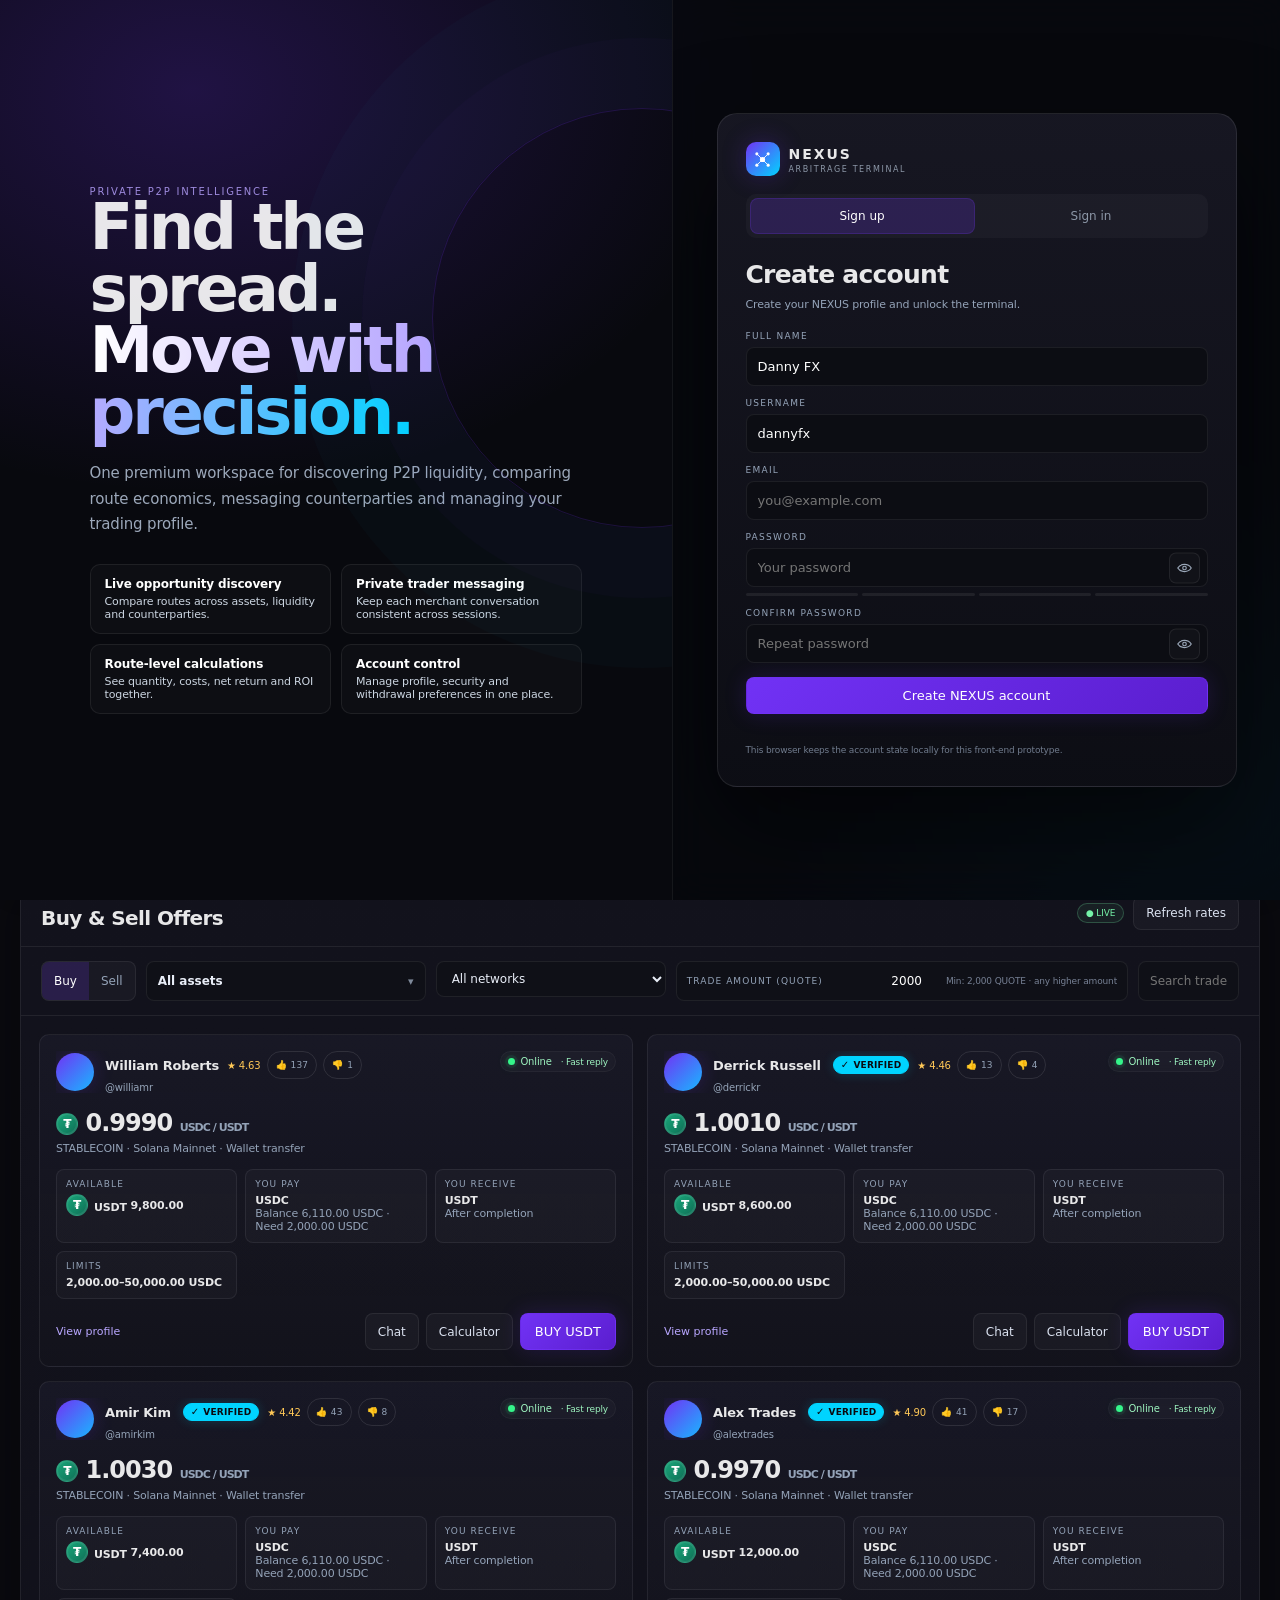
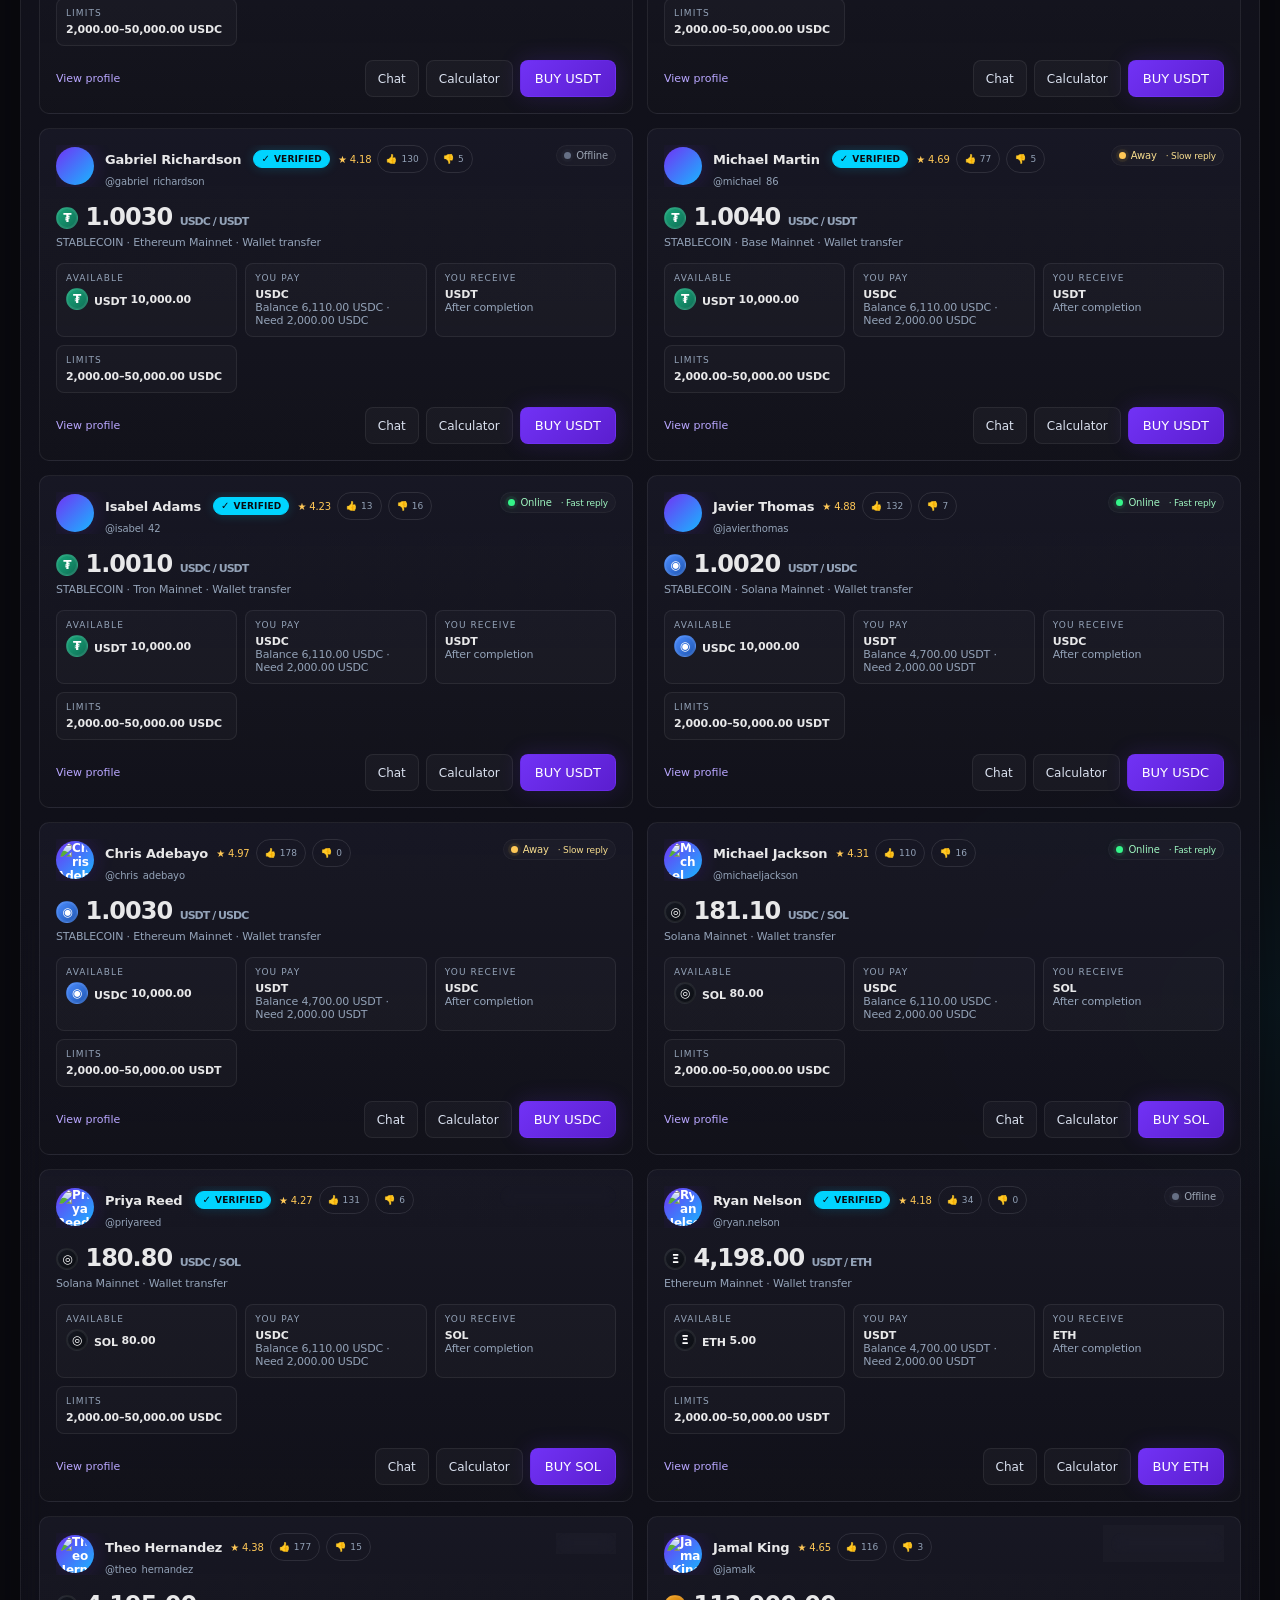
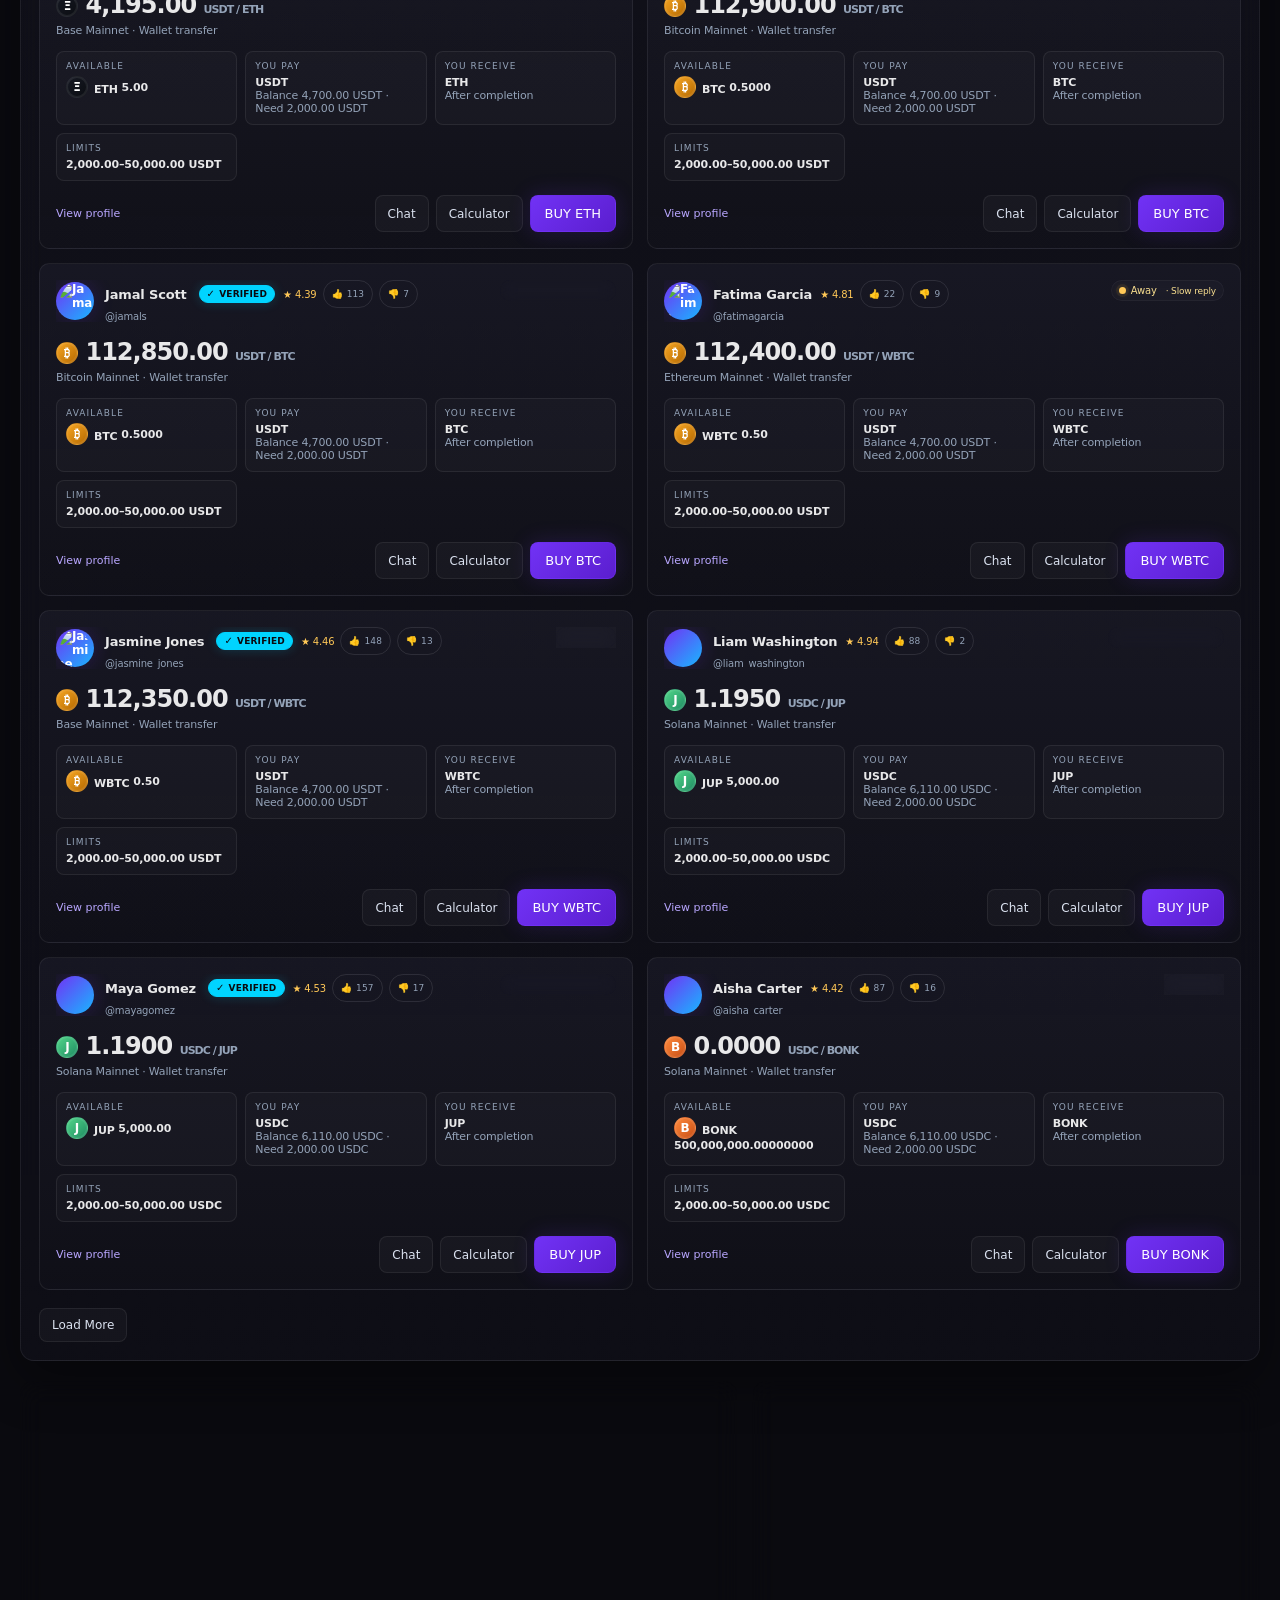
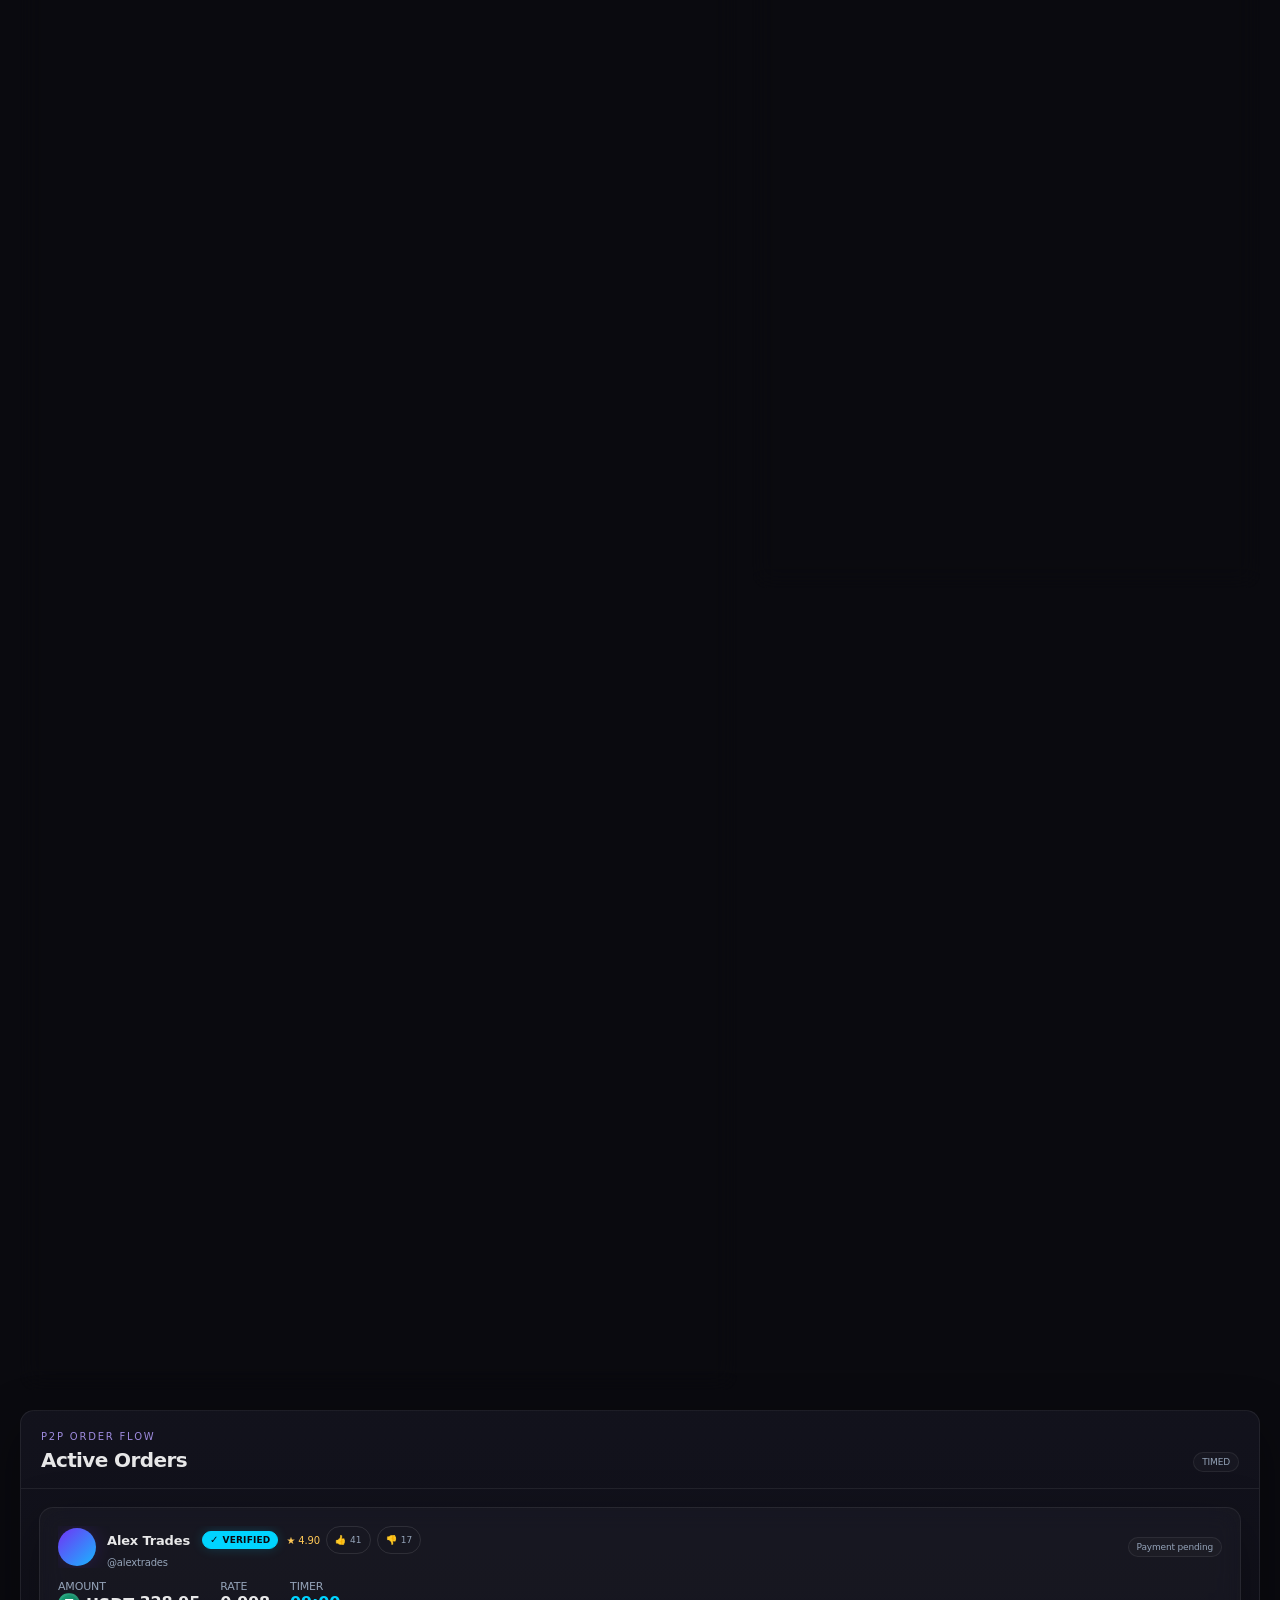
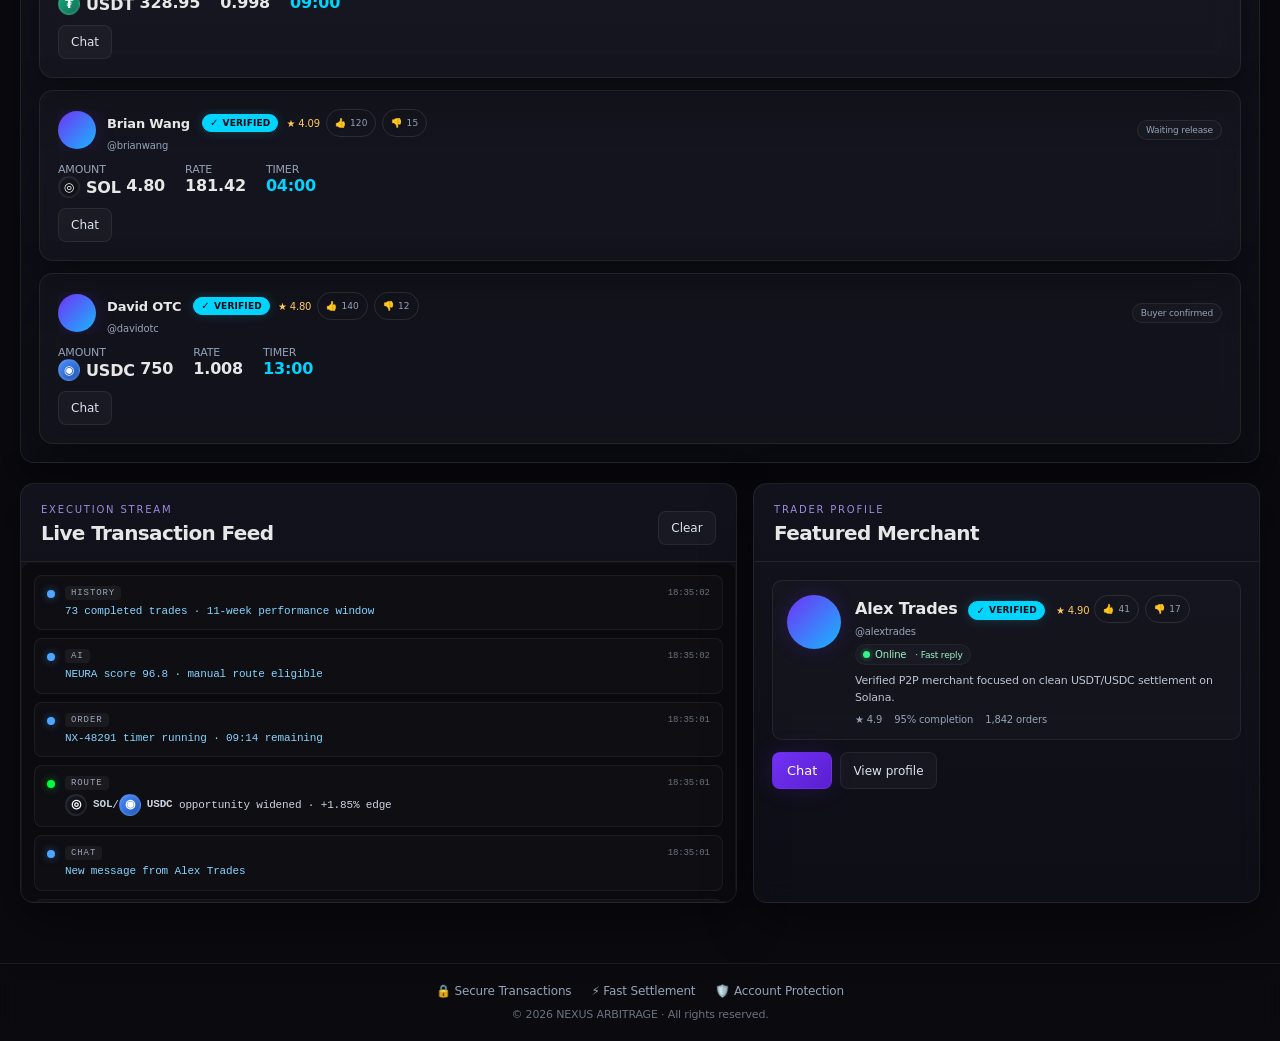
<file: index.html>
<!doctype html>
<html lang="en">
<head>
    <meta charset="utf-8">
    <meta name="viewport" content="width=device-width, initial-scale=1, viewport-fit=cover">
    <meta name="theme-color" content="#0a0a0f">
    <!-- PWA Manifest & Icons -->
    <link rel="manifest" href="./manifest.json">
    <link rel="apple-touch-icon" href="./assets/icons/icon-192x192.png">
    <meta name="description" content="NEXUS ARBITRAGE v3.1.0 — Premium P2P Arbitrage Terminal">
    <title>NEXUS ARBITRAGE v3.1.0 · NEURA P2P</title>
    <style>
        /* ── reset & base ── */
        * { box-sizing: border-box; margin: 0; padding: 0; }
        :root {
            --bg: #0a0a0f;
            --panel: #151520;
            --panel2: #1f1f2e;
            --purple: #7132f5;
            --purple2: #5b1ecf;
            --cyan: #00d4ff;
            --green: #00ff41;
            --red: #ff4d6d;
            --yellow: #ffc857;
            --text: rgba(255,255,255,.9);
            --muted: #94a3b8;
            --border: rgba(255,255,255,.07);
            --glass: rgba(255,255,255,.04);
            --shadow: 0 18px 50px rgba(0,0,0,.38);
            --radius: 14px;
            --radius-sm: 10px;
            --font: Inter, ui-sans-serif, system-ui, -apple-system, BlinkMacSystemFont, "Segoe UI", sans-serif;
            --mono: "JetBrains Mono", ui-monospace, SFMono-Regular, Menlo, monospace;
        }
        html { scroll-behavior: auto; }
        body {
            margin: 0; overflow-x: hidden;
            background:
                radial-gradient(800px 500px at 15% 0%, rgba(113,50,245,.14), transparent 60%),
                radial-gradient(700px 500px at 100% 35%, rgba(0,212,255,.06), transparent 60%),
                var(--bg);
            color: var(--text);
            font-family: var(--font);
            letter-spacing: -.01em;
            min-height: 100vh;
            display: flex;
            flex-direction: column;
        }
        main { flex: 1; }
        button, input, select { font: inherit; }
        button { cursor: pointer; border: none; background: none; color: inherit; }
        a { color: inherit; text-decoration: none; }

        * { scrollbar-width: thin; scrollbar-color: rgba(113,50,245,.45) rgba(255,255,255,.035); }
        *::-webkit-scrollbar { width: 8px; height: 8px; }
        *::-webkit-scrollbar-track { background: rgba(255,255,255,.025); }
        *::-webkit-scrollbar-thumb { background: linear-gradient(180deg, rgba(113,50,245,.55), rgba(0,212,255,.28)); border-radius: 999px; border: 2px solid transparent; background-clip: padding-box; }
        *::-webkit-scrollbar-thumb:hover { background: linear-gradient(180deg, rgba(113,50,245,.75), rgba(0,212,255,.45)); }

        .hidden { display: none !important; }
        .micro { font-size: 11px; color: var(--muted); }
        .kicker { font-size: 10px; letter-spacing: .18em; color: #9d8add; }
        .positive { color: #55f2a1; }
        .cyan { color: var(--cyan); }
        .tag { display: inline-flex; padding: 4px 8px; border-radius: 999px; font-size: 9px; border: 1px solid var(--border); color: var(--muted); background: rgba(255,255,255,.025); }
        .tag.live { color: #75f2a8; border-color: rgba(117,242,168,.24); background: rgba(117,242,168,.06); }
        .avatar { width: 38px; height: 38px; border-radius: 50%; display: grid; place-items: center; font-weight: 800; font-size: 12px; color: #fff; background: linear-gradient(135deg, #7132f5, #18b7ff); box-shadow: 0 0 20px rgba(113,50,245,.22); flex-shrink: 0; user-select: none; overflow: hidden; }
        .avatar img { width: 100%; height: 100%; object-fit: cover; border-radius: 50%; }
        .avatar.sm { width: 28px; height: 28px; font-size: 10px; }
        .avatar.lg { width: 54px; height: 54px; font-size: 18px; }

        .asset-mark {
            width: 26px; height: 26px; border-radius: 50%;
            display: inline-grid; place-items: center; flex: 0 0 auto;
            background: rgba(255,255,255,.055); border: 1px solid rgba(255,255,255,.09);
            font-size: 14px; font-weight: 800; overflow: hidden; vertical-align: middle;
        }
        .asset-mark.sm { width: 22px; height: 22px; font-size: 12px; }
        .asset-mark.lg { width: 34px; height: 34px; font-size: 17px; }
        .asset-mark img { width: 100%; height: 100%; object-fit: cover; display: block; }
        .asset-mark[data-asset] { color:#fff; box-shadow:inset 0 0 0 1px rgba(255,255,255,.08); }
        .asset-mark[data-asset=USDT] { background:linear-gradient(135deg,#19a77a,#0f6f56); }
        .asset-mark[data-asset=USDC] { background:linear-gradient(135deg,#4b8cff,#1f57b3); }
        .asset-mark[data-asset=SOL] { background:linear-gradient(135deg,#161923,#0b0d12); }
        .asset-mark[data-asset=BTC], .asset-mark[data-asset=WBTC] { background:linear-gradient(135deg,#f6a623,#b66a00); }
        .asset-mark[data-asset=ETH] { background:linear-gradient(135deg,#161923,#0b0d12); }
        .asset-mark[data-asset=JUP] { background:linear-gradient(135deg,#52d68a,#1f8c62); }
        .asset-mark[data-asset=BONK] { background:linear-gradient(135deg,#ff8a3d,#c84f15); }
        .asset-inline { display: inline-flex; align-items: center; gap: 6px; min-width: 0; }
        .asset-inline strong { display: inline-block; }
        .asset-source { font-size: 9px; color: #667085; margin-top: 8px; }

        .asset-filter{position:relative;min-width:220px;flex:0 1 280px}.asset-filter-trigger{width:100%;display:flex;align-items:center;justify-content:space-between;gap:10px;background:#0f1017;border:1px solid var(--border);color:#e8edf7;padding:9px 11px;border-radius:8px;font-size:12px;text-align:left}.asset-filter-trigger:hover{border-color:rgba(113,50,245,.38);background:#13141d}.asset-filter-menu{position:absolute;left:0;right:0;top:calc(100% + 7px);z-index:70;background:#151520;border:1px solid rgba(255,255,255,.08);border-radius:12px;box-shadow:0 24px 70px rgba(0,0,0,.55);padding:7px;max-height:min(430px,62vh);overflow:auto;overscroll-behavior:contain}.asset-filter-menu.hidden{display:none}.asset-filter-option{width:100%;display:flex;align-items:center;gap:9px;padding:9px 10px;border-radius:9px;color:#dbe2f0;text-align:left}.asset-filter-option:hover,.asset-filter-option.active{background:rgba(113,50,245,.12);color:#fff}.asset-filter-option .asset-inline{flex:1}.asset-filter-chevron{color:#7f8a9b;font-size:11px}.asset-filter-all{font-weight:800}.asset-filter-native{position:absolute!important;width:1px!important;height:1px!important;opacity:0!important;pointer-events:none!important}

        .brand-mark-svg { filter: drop-shadow(0 0 6px rgba(113,50,245,0.6)); flex-shrink: 0; }

        .topbar { position: sticky; top: 0; z-index: 50; height: 76px; padding: 0 28px; display: flex; align-items: center; gap: 22px; background: rgba(10,10,15,.86); backdrop-filter: blur(16px); -webkit-backdrop-filter: blur(16px); border-bottom: 1px solid var(--border); }
        .brand { display: flex; align-items: center; gap: 11px; min-width: 260px; }
        .brand-copy { display: flex; flex-direction: column; line-height: .9; }
        .brand-copy strong { font-size: 15px; letter-spacing: .13em; }
        .brand-copy small { font-size: 9px; letter-spacing: .28em; color: var(--muted); margin-top: 4px; }
        .version { padding: 5px 8px; border: 1px solid rgba(113,50,245,.35); background: rgba(113,50,245,.08); border-radius: 999px; color: #bfa8ff; font-size: 11px; white-space: nowrap; }
        .nav { display: flex; align-items: center; gap: 6px; flex: 1; justify-content: center; }
        .nav a { padding: 10px 13px; color: var(--muted); font-size: 13px; border-radius: 8px; transition: background .15s, color .15s; }
        .nav a:hover, .nav a.active { color: #fff; background: rgba(255,255,255,.05); }
        .wallet-btn { display: flex; align-items: center; gap: 9px; border: 1px solid rgba(113,50,245,.45); background: linear-gradient(180deg, rgba(113,50,245,.18), rgba(91,30,207,.16)); color: #fff; padding: 11px 14px; border-radius: var(--radius-sm); box-shadow: 0 0 22px rgba(113,50,245,.12); transition: filter .2s; white-space: nowrap; }
        .wallet-btn:hover { filter: brightness(1.08); }
        .status-dot { width: 7px; height: 7px; border-radius: 50%; background: #667085; box-shadow: 0 0 0 3px rgba(102,112,133,.08); transition: .25s ease; flex-shrink: 0; }
        .status-dot.online { background: #35f58a; box-shadow: 0 0 0 3px rgba(53,245,138,.08), 0 0 12px rgba(53,245,138,.28); }
        .status-dot.away { background: var(--yellow); box-shadow: 0 0 0 3px rgba(246,196,69,.08), 0 0 10px rgba(246,196,69,.18); }
        .status-dot.offline { background: #667085; box-shadow: 0 0 0 3px rgba(102,112,133,.06); }
        .presence-badge { padding: 4px 7px; border: 1px solid rgba(255,255,255,.045); border-radius: 999px; background: rgba(255,255,255,.018); backdrop-filter: blur(7px); -webkit-backdrop-filter: blur(7px); white-space: nowrap; font-size: 10px; display: inline-flex; align-items: center; gap: 5px; color: var(--muted); }
        .presence-badge.online { color: #9df3bf; }
        .presence-badge.away { color: #f6dc8e; }
        .presence-badge.offline { color: #9aa3b2; }
        .reply-time { font-size: 9px; margin-left: 4px; }

        .verified {
            display: inline-flex;
            align-items: center;
            gap: 4px;
            padding: 2px 7px;
            border-radius: 999px;
            font-size: 9px;
            font-weight: 600;
            color: #0a0a0f;
            background: #00d4ff;
            border: 1px solid #00d4ff;
            letter-spacing: .02em;
            margin-left: 6px;
            line-height: 1.4;
            box-shadow: 0 0 12px rgba(0,212,255,.2);
        }
        .verified::before {
            content: "✓";
            font-weight: 700;
            font-size: 10px;
            line-height: 1;
            display: inline-block;
        }

        .thumb-group {
            display: inline-flex;
            align-items: center;
            gap: 6px;
            margin-left: 8px;
        }
        .thumb-btn {
            background: transparent;
            border: 1px solid rgba(255,255,255,.1);
            color: var(--muted);
            border-radius: 999px;
            padding: 2px 8px;
            font-size: 10px;
            display: inline-flex;
            align-items: center;
            gap: 4px;
            transition: all .15s;
        }
        .thumb-btn:hover { background: rgba(255,255,255,.05); color: #fff; }
        .thumb-btn.active-up { color: #4ade80; border-color: rgba(74,222,128,.3); }
        .thumb-btn.active-down { color: #ff6b6b; border-color: rgba(255,107,107,.3); }
        .trader-headline { display:flex; align-items:center; gap:6px; flex-wrap:wrap; min-width:0; }
        .trader-headline .rating { margin-left:2px; }
        .trader-headline .thumb-group { margin-left:auto; }
        .thumb-group { display:inline-flex; align-items:center; gap:6px; margin-left:8px; flex:0 0 auto; vertical-align:middle; }
        .thumb-btn { min-height:26px; display:inline-flex; align-items:center; justify-content:center; gap:4px; line-height:1; white-space:nowrap; }
        .calc-row { align-items:center; }
        .calc-row > span { flex:1 1 auto; min-width:0; line-height:1.35; }
        .calc-row > strong { display:inline-flex; align-items:center; justify-content:flex-end; gap:5px; flex:0 0 auto; min-width:0; max-width:72%; text-align:right; line-height:1.35; white-space:nowrap; }
        .calc-row > strong .asset-inline { display:inline-flex; align-items:center; gap:5px; flex:0 0 auto; }
        .calc-row > strong .asset-inline > span { display:inline-flex; align-items:center; }
        .calc-row > strong .asset-mark { flex:0 0 auto; }
        .thumb-btn.selected { color:#fff; border-color:rgba(0,212,255,.36); background:rgba(0,212,255,.08); box-shadow:0 0 0 1px rgba(0,212,255,.08) inset; }

        .shell { max-width: 1500px; margin: 0 auto; padding: 28px; }
        .grid12 { display: grid; grid-template-columns: repeat(12, minmax(0,1fr)); gap: 20px; }
        .span12 { grid-column: span 12; }
        .span8 { grid-column: span 8; }
        .span7 { grid-column: span 7; }
        .span6 { grid-column: span 6; }
        .span5 { grid-column: span 5; }
        .span4 { grid-column: span 4; }
        .span3 { grid-column: span 3; }
        .span2 { grid-column: span 2; }

        .card { min-width:0; max-width:100%; }
        .card, .offer, .side-box, .calc { overflow-wrap:anywhere; }
        .card { background: linear-gradient(180deg, rgba(21,21,32,.82), rgba(15,15,24,.78)); border: 1px solid var(--border); border-radius: var(--radius); box-shadow: var(--shadow); backdrop-filter: blur(12px); -webkit-backdrop-filter: blur(12px); overflow: hidden; }
        .pad { padding: 18px; }
        .section-head { display: flex; justify-content: space-between; align-items: flex-end; gap: 20px; padding: 20px 20px 16px; border-bottom: 1px solid var(--border); }
        .section-head h2 { font-size: 20px; margin: 6px 0 0; letter-spacing: -.03em; }
        .panel-tools { display: flex; align-items: center; gap: 9px; flex-wrap: wrap; }

        .hero { padding: 20px 0 18px; }
        .hero-copy { padding: 32px 0 10px; }
        .eyebrow { display: flex; align-items: center; gap: 7px; font-size: 10px; letter-spacing: .18em; color: #9d8add; }
        .live-pulse { width: 7px; height: 7px; border-radius: 50%; background: #35f58a; box-shadow: 0 0 16px #35f58a; animation: pulse-dot 1.8s ease-in-out infinite; }
        @keyframes pulse-dot { 0%,100% { opacity: 1; transform: scale(1); } 50% { opacity: .5; transform: scale(.8); } }
        .hero h1 { font-size: clamp(38px,5.2vw,72px); line-height: .95; letter-spacing: -.045em; margin: 16px 0 14px; max-width: 880px; }
        .hero h1 em { font-style: normal; background: linear-gradient(90deg, #fff, #bda8ff, #00d4ff); -webkit-background-clip: text; background-clip: text; color: transparent; }
        .hero p { max-width: 780px; color: var(--muted); line-height: 1.65; font-size: 15px; }

        .core-card { padding: 18px; align-self: end; }
        .core-title { font-weight: 700; letter-spacing: .05em; }
        .core-status { color: #55f2a1; font-size: 11px; }
        .progress { height: 5px; background: rgba(255,255,255,.05); border-radius: 999px; overflow: hidden; margin: 14px 0; }
        .progress span { display: block; height: 100%; width: 78%; background: linear-gradient(90deg, var(--purple), var(--cyan)); box-shadow: 0 0 20px rgba(0,212,255,.35); border-radius: 999px; transition: width .6s ease; }

        .stats .card { padding: 16px; }
        .stat-label { font-size: 10px; letter-spacing: .16em; color: var(--muted); text-transform: uppercase; }
        .stat-value { font-size: 28px; font-weight: 800; letter-spacing: -.04em; margin-top: 10px; }
        .sub { font-size: 11px; color: var(--muted); margin-top: 6px; }

        .filterbar { padding: 14px 20px; border-bottom: 1px solid var(--border); display: flex; gap: 10px; flex-wrap: wrap; align-items: center; }
        .seg { display: flex; background: rgba(255,255,255,.03); border: 1px solid var(--border); border-radius: 8px; overflow: hidden; }
        .seg button { border: 0; background: transparent; color: var(--muted); padding: 9px 12px; font-size: 12px; transition: background .15s, color .15s; }
        .seg button.active { background: rgba(113,50,245,.18); color: #fff; }
        .select, .search { background: #0f1017; border: 1px solid var(--border); color: #e8edf7; padding: 9px 11px; border-radius: 8px; font-size: 12px; outline: none; min-width: 0; }
        .select:focus, .search:focus { border-color: rgba(113,50,245,.65); }
        .search { min-width: 180px; flex: 1; }
        .amount-filter { display: grid; grid-template-columns: minmax(0,auto) 105px minmax(0,1fr); align-items: center; gap: 9px; min-width: 320px; height: 40px; padding: 0 10px; border: 1px solid var(--border); background: #0f1017; border-radius: 8px; transition: border-color .2s, box-shadow .2s; }
        .amount-filter label { min-width: 0; flex: 0 0 auto; font-size: 9px; line-height: 1; letter-spacing: .12em; color: var(--muted); text-transform: uppercase; white-space: nowrap; }
        .amount-input { width: 105px; min-width: 0; height: 100%; background: transparent; border: 0; outline: none; color: #fff; font-size: 12px; line-height: 1; text-align: right; }
        .amount-input::placeholder { color: #687386; }
        .amount-help { min-width: 0; font-size: 9px; line-height: 1; color: #778195; white-space: nowrap; overflow: hidden; text-overflow: ellipsis; }
        .amount-filter.invalid { border-color: rgba(255,91,91,.55); box-shadow: 0 0 0 2px rgba(255,91,91,.05); }
        .amount-filter.invalid .amount-help { color: #ff8d8d; }
        .error-msg { color: var(--red); font-size: 10px; margin-top: 4px; }

        .offer-list { display: grid; grid-template-columns: repeat(2, minmax(0,1fr)); gap: 14px; padding: 18px; }
        .offer { padding: 16px; border: 1px solid var(--border); border-radius: var(--radius-sm); background: linear-gradient(180deg, rgba(31,31,46,.52), rgba(20,20,29,.42)); transition: border-color .18s ease, transform .18s ease; }
        .offer:hover { border-color: rgba(113,50,245,.35); transform: translateY(-1px); }
        .trader { display: flex; gap: 11px; align-items: center; }
        .trader strong { font-size: 13px; }
        .handle { font-size: 10px; color: var(--muted); margin-top: 3px; }
        .rating { font-size: 10px; color: var(--yellow); margin-left: 6px; }
        .offer-rate { font-size: 24px; font-weight: 800; letter-spacing: -.04em; margin: 16px 0 3px; }
        .rate-unit { font-size: 11px; color: var(--muted); }
        .offer-metrics { display: grid; grid-template-columns: 1fr 1fr 1fr; gap: 8px; margin: 14px 0; }
        .metric { padding: 9px; border-radius: 8px; background: rgba(255,255,255,.025); border: 1px solid var(--border); }
        .metric small { display: block; font-size: 9px; color: var(--muted); letter-spacing: .12em; text-transform: uppercase; }
        .metric strong { display: block; font-size: 11px; margin-top: 5px; }
        .offer-actions { display: flex; justify-content: space-between; gap: 8px; align-items: center; flex-wrap: wrap; }
        .primary { border: 1px solid rgba(113,50,245,.45); background: linear-gradient(135deg, var(--purple), var(--purple2)); color: #fff; padding: 10px 14px; border-radius: 8px; box-shadow: 0 0 22px rgba(113,50,245,.18); transition: filter .2s; font-size: 13px; }
        .primary:hover { filter: brightness(1.08); }
        .ghost { border: 1px solid var(--border); background: rgba(255,255,255,.03); color: #dbe2f0; padding: 9px 12px; border-radius: 8px; transition: background .15s; font-size: 12px; }
        .ghost:hover { background: rgba(255,255,255,.07); }
        .link-btn { border: 0; background: transparent; color: #b9a7ff; padding: 7px 0; font-size: 11px; transition: color .15s; }
        .link-btn:hover { color: #d4c6ff; }

        .arb-panel { padding: 20px; position: sticky; top: 90px; align-self: start; }
        .arb-flow { display: grid; grid-template-columns: 1fr 42px 1fr; align-items: center; gap: 9px; margin: 18px 0; }
        .side-box { padding: 14px; border: 1px solid var(--border); background: rgba(255,255,255,.025); border-radius: var(--radius-sm); }
        .side-label { font-size: 9px; letter-spacing: .15em; color: var(--muted); text-transform: uppercase; }
        .side-rate { font-size: 20px; font-weight: 800; margin-top: 8px; }
        .side-name { font-size: 11px; margin-top: 5px; }
        .arrow { color: #9279ff; text-align: center; font-size: 20px; }
        .calc { border-top: 1px solid var(--border); padding-top: 14px; margin-top: 14px; background: rgba(255,255,255,.02); border: 1px solid var(--border); border-radius: var(--radius-sm); padding: 14px; }
        .calc-row { display: flex; justify-content: space-between; padding: 7px 0; font-size: 11px; color: var(--muted); }
        .calc-row strong { color: #fff; }
        .calc-row.net { margin-top: 4px; padding-top: 12px; border-top: 1px dashed var(--border); font-size: 13px; }
        .calc-row.net strong { color: var(--cyan); font-size: 17px; }
        .arb-actions { display: flex; gap: 8px; margin-top: 14px; flex-wrap: wrap; }

        .table-wrap { overflow: auto; padding: 0 4px 4px 4px; }
        .market-table { width: 100%; border-collapse: collapse; min-width: 1020px; }
        .market-table th { font-size: 9px; letter-spacing: .14em; color: #7d8796; text-align: left; padding: 13px 18px; border-bottom: 1px solid var(--border); text-transform: uppercase; }
        .market-table td { padding: 13px 18px; border-bottom: 1px solid rgba(255,255,255,.045); font-size: 12px; }
        .market-table tr:hover td { background: rgba(255,255,255,.02); }
        .profit { color: #62f1b0; }
        .danger { color: var(--red); }
        .bar { height: 5px; width: 86px; background: rgba(255,255,255,.05); border-radius: 99px; overflow: hidden; }
        .bar span { height: 100%; display: block; background: linear-gradient(90deg, var(--purple), var(--cyan)); border-radius: 99px; transition: width .4s ease; }

        .profile-box { display: flex; gap: 14px; align-items: flex-start; background: rgba(255,255,255,.02); border: 1px solid var(--border); border-radius: var(--radius-sm); padding: 14px; }
        .bio { font-size: 11px; color: #bbc4d0; line-height: 1.5; margin-top: 8px; }
        .stats-line { display: flex; gap: 12px; flex-wrap: wrap; font-size: 10px; color: var(--muted); margin-top: 8px; }
        .profile-actions { display: flex; gap: 8px; margin-top: 12px; flex-wrap: wrap; }
        .chip { font-size: 9px; padding: 4px 7px; border: 1px solid var(--border); border-radius: 999px; color: #b6bfcc; }

        .feed { height: 340px; background: #0a0a0f; border: 1px solid #151515; border-radius: var(--radius-sm); padding: 12px; overflow: auto; font-family: var(--mono); font-size: 10px; display: flex; flex-direction: column; gap: 8px; }
        .feed-entry { background: rgba(255,255,255,.02); border: 1px solid rgba(255,255,255,.06); border-radius: 8px; padding: 10px 12px; display: flex; align-items: flex-start; gap: 10px; transition: background .15s; }
        .feed-entry:hover { background: rgba(255,255,255,.04); }
        .feed-dot { width: 8px; height: 8px; border-radius: 50%; margin-top: 4px; flex-shrink: 0; }
        .feed-dot.info { background: #4da6ff; box-shadow: 0 0 8px rgba(77,166,255,.5); }
        .feed-dot.success { background: #00ff41; box-shadow: 0 0 8px rgba(0,255,65,.5); }
        .feed-dot.warn { background: #ffc857; box-shadow: 0 0 8px rgba(255,200,87,.5); }
        .feed-content { flex: 1; min-width: 0; }
        .feed-meta { display: flex; justify-content: space-between; align-items: center; gap: 8px; margin-bottom: 4px; }
        .feed-time { color: #6b7280; font-size: 9px; }
        .feed-tag { font-size: 9px; letter-spacing: .1em; color: #9aa7b8; background: rgba(255,255,255,.05); padding: 2px 6px; border-radius: 4px; }
        .feed-message { color: #cbd5e1; font-size: 11px; line-height: 1.4; word-break: break-word; }
        .feed-message.warn { color: #ffd166; }
        .feed-message.info { color: #86d4ff; }
        @keyframes fade-in { from { opacity: 0; transform: translateY(5px); } to { opacity: 1; transform: none; } }

        .chat-list { display: flex; flex-direction: column; gap: 10px; padding: 10px 14px 16px; }
        .chat-row { display: flex; gap: 10px; align-items: center; padding: 10px; border: 1px solid transparent; border-radius: 9px; width: 100%; background: transparent; color: inherit; text-align: left; transition: background .15s, border-color .15s; }
        .chat-row:hover { background: rgba(255,255,255,.03); border-color: var(--border); }
        .chat-preview { min-width: 0; flex: 1; }
        .chat-preview strong { font-size: 11px; }
        .chat-preview div { font-size: 10px; color: var(--muted); white-space: nowrap; overflow: hidden; text-overflow: ellipsis; }
        .dot-count { font-size: 9px; padding: 4px 6px; border-radius: 999px; background: rgba(0,212,255,.12); color: #7deaff; }

        .order-list { padding: 18px; display: grid; gap: 12px; }
        .order-item { background: rgba(255,255,255,.02); }

        .footer {
            border-top: 1px solid var(--border);
            padding: 20px 28px;
            text-align: center;
            background: rgba(10,10,15,.6);
            backdrop-filter: blur(10px);
            -webkit-backdrop-filter: blur(10px);
            margin-top: 40px;
        }
        .footer-badges {
            display: flex;
            justify-content: center;
            gap: 20px;
            flex-wrap: wrap;
            font-size: 12px;
            color: var(--muted);
            margin-bottom: 10px;
        }
        .footer-badges span {
            display: flex;
            align-items: center;
            gap: 6px;
        }
        .footer-bottom {
            font-size: 11px;
            color: #6b7280;
        }

        .modal-backdrop { position: fixed; inset: 0; background: rgba(0,0,0,.68); backdrop-filter: blur(8px); -webkit-backdrop-filter: blur(8px); display: grid; place-items: center; z-index: 100; padding: 18px; }
        .modal { width: min(680px, calc(100vw - 28px)); max-height: calc(100dvh - 28px); height: auto; display:flex; flex-direction:column; overflow:hidden; background: #12121b; border: 1px solid var(--border); border-radius: 16px; box-shadow: 0 30px 90px rgba(0,0,0,.65); animation: modal-in .25s ease; }
        @keyframes modal-in { from { opacity: 0; transform: scale(.96) translateY(12px); } to { opacity: 1; transform: scale(1) translateY(0); } }
        .modal-head { display: flex; justify-content: space-between; align-items: center; padding: 14px 18px; flex:0 0 auto; border-bottom: 1px solid var(--border); gap: 12px; }
        .modal-head h2 { font-size: 18px; letter-spacing: -.03em; margin: 0; }
        .modal-body { padding: 18px; overflow:auto; min-height:0; -webkit-overflow-scrolling:touch; overscroll-behavior:contain; }
        .close { width: 30px; height: 30px; border-radius: 8px; border: 1px solid var(--border); background: rgba(255,255,255,.03); color: #cdd5e0; font-size: 18px; display: grid; place-items: center; flex-shrink: 0; transition: background .15s; }
        .close:hover { background: rgba(255,255,255,.08); }

        .warning-banner { background: rgba(255,200,87,.08); border: 1px solid rgba(255,200,87,.3); color: #ffd166; padding: 10px 14px; border-radius: 8px; font-size: 11px; margin-bottom: 14px; line-height: 1.5; }

        .field { margin-top: 14px; }
        .field:first-child { margin-top: 0; }
        .field label { display: block; font-size: 9px; letter-spacing: .14em; color: var(--muted); margin-bottom: 6px; text-transform: uppercase; }
        .field input, .field select { width: 100%; background: #0c0d13; border: 1px solid var(--border); color: #fff; padding: 11px; border-radius: 8px; outline: none; font-size: 13px; }
        .field input:focus, .field select:focus { border-color: rgba(113,50,245,.65); }
        .big-number { font-size: 28px; font-weight: 800; letter-spacing: -.04em; }
        #portfolioValue { font-size: clamp(32px, 4vw, 48px); font-weight: 900; letter-spacing: -.045em; line-height: 1; }
        .address { padding: 12px; border: 1px dashed rgba(0,212,255,.22); background: rgba(0,212,255,.03); border-radius: 9px; font-family: var(--mono); font-size: 11px; word-break: break-all; }
        .copy-btn { border: 1px solid var(--border); background: rgba(255,255,255,.04); color: #d9e0eb; padding: 8px 10px; border-radius: 7px; font-size: 10px; transition: background .15s; white-space: nowrap; }
        .copy-btn:hover { background: rgba(255,255,255,.08); }
        .timer { font-family: var(--mono); font-size: 30px; color: #fff; text-align: center; padding: 14px; background: #0a0a0f; border-radius: var(--radius-sm); border: 1px solid var(--border); }
        .status-track { display: grid; grid-template-columns: repeat(4,1fr); gap: 8px; margin: 14px 0; }
        .track-step { padding: 9px; border: 1px solid var(--border); border-radius: 8px; text-align: center; font-size: 9px; color: #7e8795; transition: border-color .2s, color .2s, background .2s; }
        .track-step.active { border-color: rgba(0,212,255,.28); color: #8eeeff; background: rgba(0,212,255,.04); }
        .wallet-assignment { display: grid; grid-template-columns: 1fr auto; gap: 10px; align-items: center; }

        .message-list { height: 320px; overflow: auto; display: flex; flex-direction: column; gap: 9px; padding: 4px; }
        .bubble { max-width: 78%; padding: 10px 11px; border-radius: 10px; font-size: 11px; line-height: 1.45; word-break: break-word; }
        .bubble.me { margin-left: auto; background: linear-gradient(135deg, rgba(113,50,245,.5), rgba(91,30,207,.35)); border: 1px solid rgba(113,50,245,.32); }
        .bubble.them { background: rgba(255,255,255,.045); border: 1px solid var(--border); }
        .chat-compose { display: flex; gap: 8px; margin-top: 10px; align-items: center; }
        .chat-compose input[type="text"] { flex: 1; min-width: 0; background: #0c0d13; border: 1px solid var(--border); color: #fff; padding: 11px; border-radius: 8px; outline: none; font-size: 12px; }
        .chat-compose input[type="text"]:focus { border-color: rgba(113,50,245,.65); }
        .chat-image-btn { width: 42px; height: 42px; flex: 0 0 42px; display: grid; place-items: center; border: 1px solid var(--border); background: rgba(255,255,255,.035); color: #cbd5e1; border-radius: 8px; transition: background .15s, border-color .15s, color .15s; }
        .chat-image-btn:hover { background: rgba(113,50,245,.12); border-color: rgba(113,50,245,.4); color: #fff; }
        .chat-image-btn svg { width: 19px; height: 19px; }
        .chat-attachment { margin-top: 8px; max-width: min(320px, 100%); border: 1px solid var(--border); border-radius: 10px; overflow: hidden; background: #0c0d13; }
        .chat-attachment img { display: block; width: 100%; max-height: 260px; object-fit: contain; }
        .chat-file-meta { padding: 7px 9px; font-size: 9px; color: var(--muted); border-top: 1px solid var(--border); }

        .typing-indicator {
            display: flex;
            align-items: center;
            gap: 6px;
            padding: 8px 12px;
            background: rgba(255,255,255,.045);
            border: 1px solid var(--border);
            border-radius: 10px;
            max-width: 80%;
            align-self: flex-start;
        }
        .typing-indicator .avatar { width: 24px; height: 24px; }
        .typing-indicator .dots {
            display: flex;
            gap: 4px;
        }
        .typing-indicator .dot {
            width: 6px;
            height: 6px;
            border-radius: 50%;
            background: var(--muted);
            animation: typing-bounce 1.2s infinite ease-in-out;
        }
        .typing-indicator .dot:nth-child(2) { animation-delay: .2s; }
        .typing-indicator .dot:nth-child(3) { animation-delay: .4s; }
        @keyframes typing-bounce {
            0%, 60%, 100% { transform: translateY(0); }
            30% { transform: translateY(-4px); }
        }

        .trust-strip { display: flex; align-items: center; gap: 10px; flex-wrap: wrap; padding: 10px 14px; border: 1px solid rgba(255,255,255,.06); background: rgba(255,255,255,.022); border-radius: var(--radius-sm); color: #9ba7b8; font-size: 10px; }
        .trust-strip .trust-item { display: flex; align-items: center; gap: 6px; }
        .trust-check { width: 7px; height: 7px; border-radius: 50%; background: #4ade80; box-shadow: 0 0 10px rgba(74,222,128,.2); }

        #pushNotification { position: fixed; top: 14px; left: 50%; transform: translate(-50%, -130%); z-index: 260; width: min(390px, calc(100vw - 28px)); padding: 11px 14px; border: 1px solid rgba(255,255,255,.10); background: rgba(17,18,25,.97); border-radius: 16px; box-shadow: 0 18px 50px rgba(0,0,0,.35); color:#fff; opacity:0; pointer-events:none; transition: transform .28s ease, opacity .28s ease; backdrop-filter: blur(18px); -webkit-backdrop-filter: blur(18px); }
        #pushNotification.visible { opacity:1; transform: translate(-50%,0); }
        #pushNotification .push-head { display:flex; align-items:center; gap:8px; font-size:10px; color:var(--muted); letter-spacing:.04em; text-transform:uppercase; }
        #pushNotification .push-icon { width:20px; height:20px; border-radius:6px; display:grid; place-items:center; background:rgba(255,255,255,.08); font-size:11px; }
        #pushNotification .push-icon-success { color:#63f3b1; background:rgba(99,243,177,.10); border:1px solid rgba(99,243,177,.20); }
        #pushNotification .push-icon-success svg { display:block; }
        #pushNotification .push-title { margin-top:5px; font-weight:800; font-size:13px; }
        #pushNotification .push-body { margin-top:3px; color:#c7cad4; font-size:11px; line-height:1.45; }
        #toast { position: fixed; right: 18px; bottom: 18px; z-index: 200; min-width: 260px; max-width: 420px; padding: 12px 14px; border: 1px solid var(--border); background: rgba(15,15,22,.96); border-radius: var(--radius-sm); box-shadow: var(--shadow); transform: translateY(20px); opacity: 0; pointer-events: none; transition: transform .25s ease, opacity .25s ease; color: #fff; font-size: 11px; backdrop-filter: blur(12px); -webkit-backdrop-filter: blur(12px); }
        #toast.visible { opacity: 1; transform: translateY(0); pointer-events: auto; }

        @media (max-width:1100px) {
            .nav { display: none; }
            .brand { min-width: auto; }
            .span8, .span7, .span5 { grid-column: span 12; }
            .span4, .span3 { grid-column: span 6; }
            .offer-list { grid-template-columns: 1fr; }
            .arb-panel { position: static; }
        }
        @media (max-width:700px) {
            .shell { padding: 16px; }
            .topbar { height: 68px; padding: 0 16px; gap: 14px; }
            .brand-copy strong { font-size: 14px; }
            .version { display: none; }
            .wallet-btn { padding: 10px 11px; font-size: 12px; }
            .wallet-btn span:last-child { display: none; }
            .top-trade-btn{padding:10px 11px;font-size:12px}
            .profile-trigger{min-width:42px;padding-right:4px}.profile-name{display:none}
            .hero { padding-top: 14px; }
            .hero-copy { padding: 20px 0 8px; }
            .hero h1 { font-size: 42px; }
            .hero p { font-size: 13px; }
            .section-head { padding: 16px; }
            .section-head h2 { font-size: 17px; }
            .filterbar { padding: 12px 16px; }
            .search { min-width: 0; flex: 1; }
            .amount-filter { flex: 1; min-width: 180px; }
            .amount-input { flex: 1; width: auto; }
            .offer-list { padding: 14px; }
            .offer-rate { font-size: 22px; }
            .offer-metrics { grid-template-columns: 1fr 1fr; }
            .market-table { min-width: 920px; }
            /* Mobile: surface the selected-route calculator before the wide opportunity table. */
            #arbitrage .arb-panel { order: -1; }
            .card, .offer { border-radius: var(--radius-sm); }
            .span4, .span3, .span6, .span2 { grid-column: span 12; }
            .stats .span3 { grid-column: span 6; }
            .modal-backdrop { padding: 10px; }
            .modal { width:min(680px,calc(100vw - 20px)); max-height:calc(100dvh - 20px); border-radius:var(--radius-sm); }
            .modal-head { padding: 14px; }
            .modal-body { padding: 14px; }
            .form-row { grid-template-columns: 1fr; }
            .status-track { grid-template-columns: 1fr 1fr; }
            .arb-flow { grid-template-columns: 1fr; }
            .arb-flow .arrow { transform: rotate(90deg); }
            .timer { font-size: 27px; }
            .chat-compose .primary { padding-inline: 12px; }
            .chat-image-btn { width: 40px; height: 40px; flex-basis: 40px; }
            .wallet-assignment { grid-template-columns: 1fr; }
            .profile-box { flex-direction: column; }
            .calc-row { font-size: 10px; flex-wrap: wrap; gap: 4px; }
        }

        @media (max-width:700px) {
            .shell { width:100%; max-width:100%; margin-inline:auto; padding-inline:12px; overflow:visible; }
            .grid12 { min-width:0; width:100%; }
            .card, .offer { max-width:100%; min-width:0; }
            .section-head, .filterbar { min-width:0; }
            .panel-tools { min-width:0; width:100%; }
            .asset-filter { min-width:0; flex:1 1 180px; max-width:100%; }
            .select { max-width:100%; }
            .arb-panel { overflow:visible; }
            .arb-flow { min-width:0; }
            .side-box { min-width:0; overflow:visible; }
            .side-name, .side-rate { overflow-wrap:anywhere; word-break:break-word; }
            .calc { min-width:0; overflow:visible; }
            .calc-row { align-items:flex-start; }
            .calc-row > span { flex:1 1 45%; min-width:0; }
            .calc-row > strong { flex:0 1 55%; min-width:0; text-align:right; overflow-wrap:anywhere; }
            .market-table { max-width:none; }
        }
        @media (max-width:480px) {
            .stats .span3 { grid-column: span 12; }
            .offer-metrics { grid-template-columns: 1fr; }
            .offer-actions { flex-direction: column; align-items: stretch; }
            .offer-actions .primary { width: 100%; justify-content: center; }
            .filterbar .seg { width: 100%; }
            .filterbar .seg button { flex: 1; text-align: center; }
        }


        /* ── filter alignment polish ── */
        .filterbar { align-items: stretch; }
        .filterbar > * { height: 40px; }
        .filterbar .seg { height: 40px; display:flex; align-items:stretch; }
        .filterbar .seg button { height: 100%; display:flex; align-items:center; justify-content:center; }
        .asset-filter { height: 40px; display:flex; }
        .asset-filter-trigger { height: 40px; min-height:40px; display:flex; align-items:center; }
        .asset-filter-native { height:1px !important; }
        .filterbar > .select { height:40px; min-height:40px; align-self:stretch; display:flex; align-items:center; padding-top:0; padding-bottom:0; }
        .amount-filter { height:40px; min-height:40px; display:grid; align-items:center; }
        .amount-filter .amount-input { height:100%; line-height:40px; }
        .amount-filter .amount-help { line-height:1; }
        @media (max-width:700px){
            .filterbar { align-items:stretch; }
            .filterbar > * { height:40px; }
            .filterbar .seg { width:100%; }
            .asset-filter, .filterbar > .select, .amount-filter { width:100%; min-width:0; flex:1 1 100%; }
            .asset-filter-trigger { width:100%; }
            .amount-filter { min-width:0; height:auto; min-height:40px; grid-template-columns:1fr auto; grid-template-areas:'label label' 'input help'; row-gap:6px; padding:8px 10px; }
            .amount-filter label { grid-area:label; }
            .amount-filter .amount-input { grid-area:input; width:100%; text-align:left; height:22px; line-height:22px; }
            .amount-filter .amount-help { grid-area:help; max-width:100%; text-align:right; }
        }


        .calc-row { min-height:32px; align-items:center; }
        .calc-row > span { flex:0 0 auto; }
        .calc-row > strong { display:inline-flex; align-items:center; justify-content:flex-end; gap:6px; min-width:0; text-align:right; }
        .calc-row .asset-inline, .calc-row .asset-mark { vertical-align:middle; }

        /* ── smooth navigation ── */
        html { scroll-behavior: auto; scroll-padding-top: 92px; }
        section, [id] { scroll-margin-top: 92px; }
        /* Natural touch scrolling: keep the document as the primary scroll surface.
           Only genuinely nested panes receive containment; do not force touch-action
           on the whole page or promote the main document into a transformed layer. */
        body { -webkit-overflow-scrolling: touch; overscroll-behavior-y: auto; }
        .table-wrap, .feed, .message-list, .modal-body, .asset-filter-menu, .deposit-picker-menu {
            -webkit-overflow-scrolling: touch;
            overscroll-behavior: auto;
        }
        .table-wrap { touch-action: auto; }
        .table-wrap { overflow-x:auto; overscroll-behavior-inline:contain; }
        .topbar { will-change: box-shadow, background; }
        .topbar { transition: box-shadow .25s ease, background .25s ease, transform .25s ease; }
        .topbar.scrolled { box-shadow: 0 12px 40px rgba(0,0,0,.28); background: rgba(10,10,15,.94); }
        .top-trade-btn{display:flex;align-items:center;justify-content:center;border:1px solid rgba(0,212,255,.34);background:linear-gradient(180deg,rgba(0,212,255,.12),rgba(0,150,210,.08));color:#fff;padding:10px 14px;border-radius:var(--radius-sm);font-weight:800;white-space:nowrap;cursor:pointer;}
        .inbox-btn{position:relative;width:44px;height:42px;display:grid;place-items:center;border:1px solid rgba(255,255,255,.09);background:linear-gradient(180deg,rgba(255,255,255,.045),rgba(255,255,255,.02));color:#fff;border-radius:var(--radius-sm);cursor:pointer;transition:background .15s,border-color .15s,transform .15s}.inbox-btn:hover{background:rgba(255,255,255,.08);border-color:rgba(0,212,255,.28);transform:translateY(-1px)}
        .inbox-btn svg{width:19px;height:19px}.inbox-badge{position:absolute;top:-5px;right:-5px;min-width:18px;height:18px;padding:0 5px;display:grid;place-items:center;border-radius:999px;background:#ff4d6d;color:#fff;border:2px solid #0a0a0f;font-size:9px;font-weight:900;line-height:1;box-shadow:0 0 14px rgba(255,77,109,.35)}.inbox-badge.hidden{display:none}
        .inbox-empty{padding:28px;text-align:center;color:var(--muted)}
        .inbox-list{display:grid;gap:8px}
        .inbox-modal-head{align-items:flex-start}
        .inbox-title-row{display:flex;align-items:center;gap:9px;margin-top:2px}
        .inbox-total-unread{display:inline-flex;align-items:center;justify-content:center;min-height:22px;padding:0 8px;border-radius:999px;background:rgba(255,77,109,.12);border:1px solid rgba(255,77,109,.25);color:#ff879b;font-size:9px;font-weight:800}
        .inbox-subtitle{max-width:560px;margin-top:6px;line-height:1.45}
        .inbox-modal-body{padding-top:12px}
        .inbox-toolbar{display:flex;align-items:center;justify-content:space-between;gap:10px;padding:0 0 10px;border-bottom:1px solid var(--border);margin-bottom:10px}
        .inbox-chat-row{min-height:68px}
        .inbox-chat-row.unread{background:linear-gradient(90deg,rgba(113,50,245,.09),rgba(255,255,255,.025));border-color:rgba(113,50,245,.28);box-shadow:inset 2px 0 0 rgba(255,77,109,.7)}
        .inbox-avatar{display:flex;align-items:center;justify-content:center;flex:0 0 auto}
        .inbox-row-top{display:flex;align-items:center;justify-content:space-between;gap:10px}
        .inbox-name-wrap{display:flex;align-items:center;gap:7px;min-width:0}
        .inbox-name-wrap .presence-badge{font-size:8px;padding:3px 6px}
        .inbox-time{font-size:9px;color:#6f7a8c;white-space:nowrap}
        .inbox-row-bottom{display:flex;align-items:center;justify-content:space-between;gap:10px;margin-top:5px}
        .inbox-unread-count{min-width:20px;height:20px;padding:0 6px;display:grid;place-items:center;border-radius:999px;background:#ff4d6d;color:#fff;font-size:9px;font-weight:900;line-height:1;box-shadow:0 0 12px rgba(255,77,109,.25);flex:0 0 auto}
        .inbox-empty-icon{width:48px;height:48px;border-radius:14px;margin:0 auto 12px;display:grid;place-items:center;border:1px solid rgba(113,50,245,.24);background:rgba(113,50,245,.08);font-size:20px;color:#c6b7ff}
        @media(max-width:560px){.inbox-name-wrap .presence-badge{display:none}.inbox-chat-row{padding:11px;min-height:64px}.inbox-subtitle{font-size:10px}.inbox-time{font-size:8px}}
        .inbox-chat-row{display:flex;align-items:center;gap:11px;width:100%;padding:12px;border:1px solid var(--border);border-radius:11px;background:rgba(255,255,255,.02);text-align:left;transition:background .15s,border-color .15s}.inbox-chat-row:hover{background:rgba(255,255,255,.05);border-color:rgba(113,50,245,.3)}.inbox-chat-row.unread{background:rgba(113,50,245,.07);border-color:rgba(113,50,245,.28)}.inbox-chat-main{min-width:0;flex:1}.inbox-chat-main strong{font-size:12px}.inbox-chat-preview{font-size:10px;color:var(--muted);white-space:nowrap;overflow:hidden;text-overflow:ellipsis;margin-top:4px}.inbox-unread-dot{width:8px;height:8px;border-radius:50%;background:#ff4d6d;box-shadow:0 0 10px rgba(255,77,109,.35);flex-shrink:0}
        .top-trade-btn:hover{filter:brightness(1.08)}
        .profile-trigger { min-width:122px; height:42px; border-radius:999px; padding:3px 9px 3px 4px; display:flex; align-items:center; gap:8px; border:1px solid rgba(255,255,255,.09); background:linear-gradient(135deg,rgba(113,50,245,.14),rgba(0,212,255,.06)); box-shadow:0 0 18px rgba(113,50,245,.1); overflow:hidden; color:#fff; cursor:pointer; }
        .profile-avatar-wrap{position:relative;width:34px;height:34px;flex:0 0 34px;border-radius:50%;overflow:hidden;display:grid;place-items:center;background:linear-gradient(135deg,rgba(113,50,245,.45),rgba(0,212,255,.18));border:1px solid rgba(255,255,255,.12)}
        .profile-avatar-wrap img{width:100%;height:100%;object-fit:cover;display:block}
        .profile-avatar-wrap .profile-letter{display:none;width:100%;height:100%;place-items:center;font-size:12px;font-weight:800;}
        .profile-name{max-width:76px;overflow:hidden;text-overflow:ellipsis;white-space:nowrap;font-size:11px;font-weight:800;letter-spacing:.01em}
        .balance-strip{margin-top:20px}
        .balance-card{padding:18px}
        .balance-card-main{display:flex;align-items:center;justify-content:space-between;gap:14px}
        .balance-value{font-size:32px;font-weight:880;letter-spacing:-.04em;margin-top:5px}
        .balance-code{font-size:13px;color:#9faabd;letter-spacing:.04em}
        .balance-token{width:46px;height:46px;border-radius:50%;display:grid;place-items:center;border:1px solid rgba(98,247,190,.2);background:rgba(98,247,190,.07);color:#63f3b1;font-size:24px;font-weight:900}
        .balance-actions{display:flex;gap:8px;flex-wrap:wrap;margin-top:15px}
        .balance-actions button{min-width:96px}
        #calculatorCard{transition:box-shadow .28s ease,border-color .28s ease}
        #calculatorCard.calc-focus{border-color:rgba(113,50,245,.42);box-shadow:0 0 0 1px rgba(113,50,245,.18),0 22px 70px rgba(0,0,0,.34)}
        .balance-route-card{padding:18px}
        .balance-route-row{display:flex;align-items:center;justify-content:space-between;gap:14px;margin-top:12px}
        .verified-chip{font-size:9px;letter-spacing:.12em;font-weight:900;padding:8px 10px;border-radius:999px;color:#63f3b1;border:1px solid rgba(99,243,177,.18);background:rgba(99,243,177,.06);white-space:nowrap}
        .modal-screen{min-height:0;display:flex;flex-direction:column;gap:2px}
        .screen-stack{display:grid;gap:10px}
        .qr-placeholder{width:150px;height:150px;margin:6px auto 0;border-radius:12px;border:1px solid var(--border);background:repeating-linear-gradient(90deg,rgba(255,255,255,.08) 0 6px,transparent 6px 12px),repeating-linear-gradient(0deg,rgba(255,255,255,.08) 0 6px,transparent 6px 12px);opacity:.65}
        .address-box{padding:12px;border:1px solid var(--border);border-radius:10px;background:rgba(255,255,255,.025);word-break:break-all;font-size:12px;line-height:1.5}
        .withdraw-amount{font-size:30px;font-weight:900;letter-spacing:-.04em}
        .pin-grid{display:grid;grid-template-columns:1fr 1fr;gap:12px}
        .pin-badge{display:inline-flex;align-items:center;gap:6px;font-size:9px;font-weight:900;letter-spacing:.1em;color:#b8c4d6}
        .kyc-card{padding:14px;border:1px solid rgba(99,243,177,.14);background:rgba(99,243,177,.035);border-radius:12px}
        .security-option{display:flex;align-items:center;justify-content:space-between;gap:14px;padding:13px 14px;border:1px solid var(--border);border-radius:12px;background:rgba(255,255,255,.02)}
        .profile-menu-grid { display:grid; grid-template-columns: 1fr 1fr; gap:12px; margin-top:14px; }
        .account-section { border:1px solid var(--border); background:rgba(255,255,255,.02); border-radius:12px; padding:14px; margin-top:12px; }
        .account-section h3 { font-size:13px; margin-bottom:10px; }
        .account-grid { display:grid; grid-template-columns:1fr 1fr; gap:10px; }
        .account-grid .field { margin-top:0; }
        .p2p-order-grid{display:grid;grid-template-columns:1fr 1fr;gap:10px;margin-top:10px}
        .p2p-summary{display:grid;grid-template-columns:1fr 1fr;gap:10px;margin-top:10px}
        .p2p-stat{padding:10px 12px;border:1px solid var(--border);border-radius:10px;background:rgba(255,255,255,.025)}
        .p2p-stat .micro{font-size:9px}
        .p2p-stat strong{display:block;margin-top:4px;font-size:14px}
        .balance-warning{margin-top:10px;padding:9px 11px;border:1px solid rgba(255,200,87,.2);border-radius:9px;background:rgba(255,200,87,.045);color:#ffd166;font-size:10px;line-height:1.45}
        @media(max-width:560px){.p2p-order-grid,.p2p-summary{grid-template-columns:1fr 1fr;gap:8px}.p2p-stat{padding:9px}.p2p-stat strong{font-size:13px}}

        /* ── premium UI polish: typography, spacing, modal balance ── */
        .modal {
            width: min(700px, calc(100vw - 28px));
            max-height: min(820px, calc(100dvh - 28px));
        }
        .modal-head { padding: 16px 20px; }
        .modal-head > div:first-child { min-width: 0; }
        .modal-head h2 { font-size: 18px; line-height: 1.25; overflow-wrap: anywhere; }
        .modal-body { padding: 20px; line-height: 1.5; }
        .modal-body > .micro { max-width: 72ch; }
        .modal-body .field label { line-height: 1.25; }
        .calc { margin-top: 14px; padding: 12px 14px; }
        .calc-row { align-items: center; gap: 14px; min-height: 32px; }
        .calc-row span { min-width: 0; }
        .calc-row strong { max-width: 68%; text-align: right; overflow-wrap: anywhere; }
        .profile-box { min-width: 0; }
        .profile-box > * { min-width: 0; }
        .p2p-profile { display: grid; grid-template-columns: minmax(0, 1fr) auto; align-items: center; gap: 14px; }
        .p2p-profile-main { min-width: 0; }
        .p2p-profile-status { display: grid; justify-items: end; gap: 5px; text-align: right; white-space: nowrap; }
        .p2p-profile .trader { min-width: 0; }
        .p2p-profile .trader > div { min-width: 0; }
        .p2p-profile .trader strong { overflow-wrap: anywhere; }
        .p2p-summary { align-items: stretch; }
        .p2p-stat { min-width: 0; display: flex; flex-direction: column; justify-content: center; min-height: 66px; }
        .p2p-stat strong { overflow-wrap: anywhere; line-height: 1.2; }
        .p2p-order-grid { align-items: start; }
        .p2p-order-grid .field, .p2p-order-grid .big-number { min-width: 0; }
        .p2p-order-grid .big-number { line-height: 1.2; overflow-wrap: anywhere; }
        .balance-warning { line-height: 1.5; }
        .escrow-status { display: inline-flex; align-items: center; gap: 7px; }
        .escrow-lock { width: 8px; height: 8px; border-radius: 50%; background: #63f3b1; box-shadow: 0 0 8px rgba(99,243,177,.35); flex: 0 0 auto; }
        .thumb-btn { font-size: 9px; letter-spacing: .01em; }
        @media (max-width: 700px) {
            .modal { width: calc(100vw - 20px); max-height: calc(100dvh - 20px); border-radius: 14px; }
            .modal-head { padding: 14px 16px; }
            .modal-body { padding: 16px; }
            .p2p-profile { grid-template-columns: minmax(0, 1fr) auto; gap: 10px; }
            .p2p-profile-status { justify-items: end; }
            .p2p-summary { grid-template-columns: 1fr 1fr; }
            .p2p-stat { min-height: 62px; }
            .p2p-order-grid { grid-template-columns: 1fr 1fr; }
            .calc-row strong { max-width: 62%; }
        }
        @media (max-width: 560px) {
            .trader-headline { gap:5px; }
            .trader-headline .thumb-group { margin-left:0; flex-basis:100%; }
            .calc-row > strong { max-width:64%; white-space:normal; }
        }
        @media (max-width: 430px) {
            .modal { width: calc(100vw - 16px); max-height: calc(100dvh - 16px); }
            .modal-head { padding: 13px 14px; }
            .modal-body { padding: 14px; }
            .modal-head h2 { font-size: 17px; }
            .p2p-profile { grid-template-columns: 1fr; align-items: start; }
            .p2p-profile-status { justify-items: start; text-align: left; }
            .p2p-summary { grid-template-columns: 1fr 1fr; gap: 8px; }
            .p2p-stat { min-height: 58px; padding: 8px 10px; }
            .p2p-stat strong { font-size: 12px; }
            .p2p-order-grid { gap: 8px; }
            .calc-row { gap: 10px; padding: 6px 0; }
            .calc-row strong { max-width: 58%; }
        }
        .auth-shell { position:fixed; inset:0; width:100%; height:100%; height:100dvh; min-height:100svh; z-index:99999; display:grid; isolation:isolate; grid-template-columns:minmax(0,1.05fr) minmax(420px,.95fr); background:radial-gradient(900px 650px at 15% 10%,rgba(113,50,245,.23),transparent 62%),radial-gradient(800px 600px at 95% 90%,rgba(0,212,255,.12),transparent 58%),#08090e; overflow:hidden; }
        body.auth-open { overflow:hidden !important; }
        .auth-hero .auth-brand, .auth-panel-brand { display:none !important; }
        .auth-shell.hidden { display:none !important; }
        .auth-hero { padding:clamp(32px,7vw,96px); display:flex; flex-direction:column; justify-content:center; position:relative; overflow:hidden; }
        .auth-hero::after { content:""; position:absolute; width:420px; height:420px; border:1px solid rgba(113,50,245,.2); border-radius:50%; right:-180px; top:12%; box-shadow:0 0 0 70px rgba(113,50,245,.025), 0 0 0 140px rgba(0,212,255,.018); }
        .auth-brand { display:flex; align-items:center; gap:12px; margin-bottom:30px; }
        .auth-brand-mark { width:40px; height:40px; border-radius:12px; display:grid; place-items:center; background:linear-gradient(135deg,#7132f5,#00d4ff); box-shadow:0 0 32px rgba(113,50,245,.32); }
        .auth-brand strong { font-size:18px; letter-spacing:.13em; }
        .auth-hero h1 { font-size:clamp(42px,5vw,76px); line-height:.96; max-width:760px; letter-spacing:-.05em; }
        .auth-hero h1 em { font-style:normal; background:linear-gradient(90deg,#fff,#bca8ff,#00d4ff); -webkit-background-clip:text; background-clip:text; color:transparent; }
        .auth-hero p { margin-top:18px; color:#9ca8ba; font-size:15px; line-height:1.7; max-width:650px; }
        .auth-perks { display:grid; grid-template-columns:1fr 1fr; gap:10px; max-width:640px; margin-top:26px; }
        .auth-perk { padding:12px 14px; border:1px solid rgba(255,255,255,.07); background:rgba(255,255,255,.025); border-radius:10px; font-size:11px; color:#cbd5e1; }
        .auth-perk b { display:block; color:#fff; margin-bottom:4px; font-size:12px; }
        .auth-panel { display:flex; align-items:center; justify-content:center; min-height:0; height:100%; padding:32px; overflow-y:auto; overflow-x:hidden; background:rgba(8,9,14,.72); border-left:1px solid rgba(255,255,255,.06); backdrop-filter:blur(18px); }
        .auth-panel-brand{display:flex;align-items:center;gap:10px;position:absolute;top:26px;right:32px;z-index:2;color:#fff}.auth-panel-brand .auth-panel-mark{width:38px;height:38px;border-radius:11px;display:grid;place-items:center;background:linear-gradient(135deg,#7132f5,#00d4ff);box-shadow:0 0 26px rgba(113,50,245,.28)}.auth-panel-brand strong{font-size:16px;letter-spacing:.13em;display:block}.auth-panel-brand small{font-size:8px;letter-spacing:.2em;color:#7f8a9b;display:block;margin-top:3px}
        .auth-password-wrap{position:relative}.auth-password-wrap input{padding-right:44px}.auth-eye{position:absolute;right:8px;top:50%;transform:translateY(-50%);width:31px;height:31px;border:1px solid rgba(255,255,255,.07);border-radius:7px;color:#9aa7b8;background:rgba(255,255,255,.025);display:grid;place-items:center}.auth-eye:hover{color:#fff;background:rgba(255,255,255,.06)}
        .deposit-picker{position:relative}.deposit-picker-trigger{width:100%;display:flex;align-items:center;justify-content:space-between;gap:10px;background:#0c0d13;border:1px solid var(--border);color:#fff;padding:11px;border-radius:8px;text-align:left}.deposit-picker-menu{position:absolute;left:0;right:0;top:calc(100% + 6px);z-index:8;background:#151520;border:1px solid var(--border);border-radius:10px;box-shadow:0 18px 50px rgba(0,0,0,.45);padding:6px;max-height:260px;overflow:auto}.deposit-picker-option{width:100%;display:flex;align-items:center;gap:9px;padding:9px;border-radius:8px;color:#dbe2f0;text-align:left}.deposit-picker-option:hover,.deposit-picker-option.active{background:rgba(113,50,245,.12)}.deposit-picker-option strong{font-size:11px}.deposit-picker-option span.micro{margin-left:auto}.deposit-amount-box{display:flex;align-items:center;gap:8px}.deposit-amount-box input{flex:1}.deposit-amount-box .asset-mini{font-size:11px;font-weight:900;color:#aab4c4;min-width:42px;text-align:right}
        .success-check{width:92px;height:92px;margin:0 auto 18px;position:relative}.success-check svg{width:100%;height:100%;display:block}.success-check .sc-circle{fill:rgba(99,243,177,.06);stroke:rgba(99,243,177,.2);stroke-width:2}.success-check .sc-ring{fill:none;stroke:#63f3b1;stroke-width:3;stroke-linecap:round;stroke-dasharray:270;stroke-dashoffset:270;animation:sc-ring .7s cubic-bezier(.65,.02,.3,1) forwards}.success-check .sc-check{fill:none;stroke:#63f3b1;stroke-width:5;stroke-linecap:round;stroke-linejoin:round;stroke-dasharray:70;stroke-dashoffset:70;animation:sc-check .45s .58s cubic-bezier(.65,.02,.3,1) forwards}.success-check .sc-glow{fill:none;stroke:rgba(99,243,177,.22);stroke-width:8;filter:blur(5px);opacity:0;animation:sc-glow .7s .9s ease forwards}@keyframes sc-ring{to{stroke-dashoffset:0}}@keyframes sc-check{to{stroke-dashoffset:0}}@keyframes sc-glow{to{opacity:1}}

        .auth-card { width:min(520px,100%); max-height:calc(100dvh - 48px); overflow:auto; position:relative; border:1px solid rgba(255,255,255,.09); background:linear-gradient(180deg,rgba(24,24,36,.94),rgba(13,14,21,.96)); border-radius:20px; padding:28px; box-shadow:0 40px 100px rgba(0,0,0,.55); -webkit-overflow-scrolling:touch; }
        .auth-tabs { display:grid; grid-template-columns:1fr 1fr; gap:4px; padding:4px; background:rgba(255,255,255,.03); border-radius:10px; }
        .auth-tab { padding:10px; border-radius:8px; color:#8c97a7; font-size:12px; }
        .auth-tab.active { color:#fff; background:rgba(113,50,245,.2); border:1px solid rgba(113,50,245,.22); }
        .auth-title { font-size:25px; letter-spacing:-.03em; margin-top:22px; }
        .auth-sub { font-size:11px; color:var(--muted); line-height:1.55; margin-top:7px; }
        .auth-form { margin-top:18px; }
        .auth-form .field { margin-top:12px; }
        .auth-actions { display:flex; gap:8px; align-items:center; justify-content:space-between; margin-top:16px; flex-wrap:wrap; }
        .text-btn { color:#baa6ff; font-size:11px; }
        .text-btn:hover { color:#fff; }
        .auth-note { font-size:9px; color:#707b8d; margin-top:14px; line-height:1.5; }

        .auth-card-brand{display:flex;align-items:center;gap:9px;margin-bottom:18px}.auth-card-brand-mark{width:34px;height:34px;border-radius:10px;display:grid;place-items:center;background:linear-gradient(135deg,#7132f5,#00d4ff);box-shadow:0 0 24px rgba(113,50,245,.25)}.auth-card-brand strong{font-size:14px;letter-spacing:.14em}.auth-card-brand small{display:block;font-size:8px;letter-spacing:.2em;color:#8d98a8;margin-top:2px}
        .success-check{width:96px;height:96px;margin:0 auto 18px;position:relative}.success-check svg{width:100%;height:100%;display:block;overflow:visible}.success-check .sc-circle{fill:rgba(99,243,177,.045);stroke:rgba(99,243,177,.16);stroke-width:2}.success-check .sc-ring{fill:none;stroke:#63f3b1;stroke-width:3.2;stroke-linecap:round;stroke-dasharray:270;stroke-dashoffset:270;animation:sc-ring .7s cubic-bezier(.22,.8,.25,1) forwards}.success-check .sc-check{fill:none;stroke:#63f3b1;stroke-width:5.2;stroke-linecap:round;stroke-linejoin:round;stroke-dasharray:82;stroke-dashoffset:82;animation:sc-check .5s .55s cubic-bezier(.22,.8,.25,1) forwards}.success-check .sc-glow{display:none}@keyframes sc-ring{to{stroke-dashoffset:0}}@keyframes sc-check{to{stroke-dashoffset:0}}
        .auth-message { min-height:17px; font-size:10px; margin-top:10px; }
        .auth-message.error { color:#ff879b; }
        .auth-message.ok { color:#63f3b1; }
        .strength { display:flex; gap:4px; margin-top:6px; }
        .strength span { height:3px; flex:1; border-radius:999px; background:rgba(255,255,255,.07); }
        .strength span.on { background:linear-gradient(90deg,#7132f5,#00d4ff); }
        .success-wrap { text-align:center; padding:18px 6px 8px; }
        .success-ring { width:88px; height:88px; margin:0 auto 18px; position:relative; }
        .success-ring svg { width:100%; height:100%; transform:rotate(-90deg); }
        .success-ring circle { fill:none; stroke-width:3; }
        .success-ring .ring-bg { stroke:rgba(255,255,255,.08); }
        .success-ring .ring { stroke:#63f3b1; stroke-linecap:round; stroke-dasharray:270; stroke-dashoffset:270; animation:draw-ring .7s ease forwards; }
        .success-ring .check { stroke:#63f3b1; stroke-width:4; fill:none; stroke-linecap:round; stroke-linejoin:round; stroke-dasharray:70; stroke-dashoffset:70; animation:draw-check .45s .55s ease forwards; }
        @keyframes draw-ring { to { stroke-dashoffset:0; } }
        @keyframes draw-check { to { stroke-dashoffset:0; } }
        @media(max-width:900px){ .auth-shell{grid-template-columns:1fr;min-height:100svh;height:100dvh;background:#08090e;overflow:hidden;} .auth-hero{display:none;} .auth-panel{min-height:0;height:100%;border-left:0;padding:16px;overflow-y:auto;overflow-x:hidden;align-items:center;justify-content:center;background:#08090e;-webkit-overflow-scrolling:touch;} .auth-card{width:min(520px,100%);max-height:calc(100dvh - 32px);} }
        @media(max-width:560px){ .account-grid,.profile-menu-grid,.pin-grid{grid-template-columns:1fr;} .shell{width:100%;max-width:100%;} .modal-backdrop{width:100vw;max-width:100vw;} .auth-card{padding:22px;border-radius:16px;} .balance-value{font-size:26px} .balance-route-row{align-items:flex-start;flex-direction:column} }

        /* FINAL ALIGNMENT PATCH — keep premium controls visually stable across widths */
        .filterbar > * { min-height: 40px; }
        .asset-filter-trigger,
        .filterbar > .select,
        .amount-filter { min-height: 40px; height: 40px; }
        .asset-filter-trigger { display:flex; align-items:center; }
        .asset-filter-trigger > span:first-child,
        .asset-filter-option,
        .asset-filter-option .asset-inline { min-width:0; }
        .asset-filter-option .asset-inline { white-space:nowrap; }
        .amount-filter { align-items:center; }
        .amount-filter label,
        .amount-filter .amount-input,
        .amount-filter .amount-help { align-self:center; }
        .amount-filter .amount-input { min-width:0; }
        .amount-filter .amount-help { overflow:hidden; text-overflow:ellipsis; }

        /* Calculator values: keep currency/icon/unit together on one baseline. */
        #calcRoute,
        #calcCapitalDisplay,
        #assetQuantity,
        #grossReturn,
        #tradingFee,
        #networkFeeDisplay,
        #slippageDisplay,
        #netProfit,
        #netROI { white-space:nowrap !important; }
        #calcRoute .asset-inline,
        #assetQuantity .asset-inline,
        #grossReturn .asset-inline,
        #tradingFee .asset-inline,
        #networkFeeDisplay .asset-inline,
        #slippageDisplay .asset-inline,
        #netProfit .asset-inline { display:inline-flex !important; align-items:center !important; flex-wrap:nowrap !important; white-space:nowrap !important; vertical-align:middle; }
        #calcRoute .asset-mark,
        #assetQuantity .asset-mark,
        #grossReturn .asset-mark,
        #tradingFee .asset-mark,
        #networkFeeDisplay .asset-mark,
        #slippageDisplay .asset-mark,
        #netProfit .asset-mark { flex:0 0 auto !important; }
        #calcCapitalDisplay,
        #grossReturn,
        #tradingFee,
        #networkFeeDisplay,
        #slippageDisplay,
        #netProfit { display:inline-flex !important; align-items:center !important; gap:5px; }

        .calc-row { min-width:0; }
        .calc-row > span { min-width:0; }
        .calc-row > strong { min-width:0; }

        /* Trader feedback controls stay together and never split awkwardly. */
        .thumb-group { flex:0 0 auto; white-space:nowrap; margin-left:auto; }
        .thumb-btn { display:inline-flex; align-items:center; justify-content:center; min-height:28px; line-height:1; white-space:nowrap; }

        @media (max-width:700px) {
            .filterbar > * { min-height:40px; }
            .asset-filter,
            .filterbar > .select,
            .amount-filter { width:100%; }
            .asset-filter-trigger,
            .filterbar > .select { height:42px; min-height:42px; }
            .amount-filter { min-height:74px; height:auto; grid-template-columns:minmax(0,1fr) auto; grid-template-areas:'label label' 'input help'; row-gap:6px; align-items:center; }
            .amount-filter label { white-space:nowrap; overflow:hidden; text-overflow:ellipsis; }
            .amount-filter .amount-help { white-space:nowrap; max-width:50%; overflow:hidden; text-overflow:ellipsis; }
            .calc-row { display:grid; grid-template-columns:minmax(0,1fr) minmax(max-content,auto); column-gap:12px; align-items:center; }
            .calc-row > strong { justify-self:end; max-width:100% !important; white-space:nowrap !important; }
            #calcRoute,
            #calcCapitalDisplay,
            #assetQuantity,
            #grossReturn,
            #tradingFee,
            #networkFeeDisplay,
            #slippageDisplay,
            #netProfit,
            #netROI { white-space:nowrap !important; }
            .thumb-group { margin-left:0; }
        }

        @media (max-width:420px) {
            .calc-row { grid-template-columns:minmax(0,1fr) minmax(0,auto); column-gap:9px; }
            .calc-row > strong { font-size:10px; }
            #calcRoute,
            #calcCapitalDisplay,
            #assetQuantity,
            #grossReturn,
            #tradingFee,
            #networkFeeDisplay,
            #slippageDisplay,
            #netProfit { font-size:10px; }
        }

    
        /* ── universal responsive hardening: laptop, tablet, phone ── */
        *, *::before, *::after { box-sizing:border-box; }
        html { width:100%; max-width:100%; overflow-x:hidden; scroll-padding-top:96px; }
        body { width:100%; max-width:100%; min-width:0; overflow-x:hidden; }
        img, svg, video, canvas { max-width:100%; }
        button, input, select, textarea { max-width:100%; }
        .topbar, .shell, main, section, article, .card, .grid12, .filterbar, .offer-list, .modal, .modal-body { min-width:0; }
        .shell { width:100%; max-width:1500px; margin-inline:auto; }
        .grid12 > * { min-width:0; }
        .section-head > *, .balance-card-main > *, .balance-route-row > *, .trader > *, .offer > *, .calc > *, .arb-flow > * { min-width:0; }
        .section-head h2, .section-head p, .micro, .sub, .stat-label, .stat-value, .side-name, .side-rate, .offer * { overflow-wrap:anywhere; }

        /* Top navigation must compress instead of creating horizontal overflow. */
        .topbar { width:100%; min-width:0; }
        .brand { min-width:0; flex:0 1 auto; }
        .brand-copy { min-width:0; }
        .brand-copy strong, .brand-copy small { white-space:nowrap; }
        .nav { min-width:0; }
        .wallet-btn { min-width:0; }
        .wallet-btn #walletText { overflow:hidden; text-overflow:ellipsis; white-space:nowrap; }
        /* Wallet icon presentation — functionality unchanged. The previous wallet pill is now a compact terminal-style icon control. */
        .wallet-icon-btn {
            width:40px; height:40px; min-width:40px; min-height:40px; padding:0; border-radius:12px;
            display:grid; place-items:center; position:relative;
            color:#eef0f7; background:rgba(255,255,255,.035);
            border:1px solid rgba(255,255,255,.10); box-shadow:inset 0 1px 0 rgba(255,255,255,.04);
        }
        .wallet-icon-btn:hover { filter:brightness(1.07); }
        .wallet-icon-wrap { position:relative; width:22px; height:22px; display:grid; place-items:center; }
        .wallet-icon { width:21px; height:21px; display:block; }
        .wallet-status-dot {
            position:absolute; right:-2px; bottom:-1px; width:7px; height:7px; border-radius:50%;
            border:2px solid #0a0a0f; box-sizing:content-box; background:#667085;
        }
        .wallet-status-dot.online { background:#35f58a; box-shadow:0 0 9px rgba(53,245,138,.30); }
        .wallet-status-dot.offline { background:#667085; box-shadow:none; }
        .wallet-icon-btn:focus-visible { outline:2px solid rgba(0,212,255,.72); outline-offset:2px; }
        .sr-only { position:absolute!important; width:1px!important; height:1px!important; padding:0!important; margin:-1px!important; overflow:hidden!important; clip:rect(0,0,0,0)!important; white-space:nowrap!important; border:0!important; }
        @media(max-width:560px){ .wallet-icon-btn{width:38px;height:38px;min-width:38px;min-height:38px;border-radius:11px;} .wallet-icon{width:20px;height:20px;} }
        @media(max-width:380px){ .wallet-icon-btn{width:36px;height:36px;min-width:36px;min-height:36px;border-radius:10px;} .wallet-icon{width:19px;height:19px;} }

        .profile-trigger { min-width:0; max-width:190px; }

        /* Balance actions stay premium on large screens and become a true 2x2 action grid on phones. */
        .balance-card-main { width:100%; }
        .balance-value { font-size:clamp(29px, 2.45vw, 36px); line-height:1.05; white-space:nowrap; }
        .balance-code { font-size:clamp(12px, 1vw, 14px); }
        .balance-actions { width:100%; display:grid; grid-template-columns:repeat(4,minmax(0,1fr)); gap:8px; }
        .balance-actions button { width:100%; min-width:0; }

        /* Calculator controls scale without wrapping currencies or values into broken columns. */
        #calculatorCard { width:100%; max-width:100%; scroll-margin-top:96px; }
        .arb-flow { min-width:0; }
        .side-box { min-width:0; }
        .side-rate, #calcBuyRate, #calcSellRate { white-space:nowrap; overflow:hidden; text-overflow:ellipsis; }
        .calc-row { min-width:0; }
        .calc-row > strong { min-width:0; max-width:70%; }

        /* Filters: every control can shrink; mobile gets a clean vertical stack. */
        .filterbar { width:100%; min-width:0; }
        .filterbar > * { min-width:0; }
        .asset-filter { min-width:0; }
        .search { min-width:0; }

        /* Tablet / small laptop */
        @media (max-width:1100px) {
            .topbar { height:auto; min-height:68px; padding:10px 18px; flex-wrap:wrap; row-gap:9px; }
            .nav { order:3; flex:1 0 100%; width:100%; overflow-x:auto; overflow-y:hidden; scrollbar-width:none; -webkit-overflow-scrolling:touch; justify-content:flex-start; }
            .nav::-webkit-scrollbar { display:none; }
            .nav a { white-space:nowrap; flex:0 0 auto; }
            .wallet-btn { margin-left:auto; }
            .shell { padding:20px; }
            .grid12 { gap:16px; }
            .hero-copy h1 { font-size:clamp(30px,4.5vw,48px); }
            .balance-actions { grid-template-columns:repeat(2,minmax(0,1fr)); }
            .offer-list { grid-template-columns:1fr; }
            .filterbar { display:grid; grid-template-columns:minmax(0,1.2fr) minmax(0,1fr); gap:10px; align-items:stretch; }
            .filterbar .seg, .filterbar .search { grid-column:1 / -1; width:100%; }
            .asset-filter, .filterbar > .select, .amount-filter { width:100%; }
        }

        /* Tablet / large phone landscape */
        @media (max-width:800px) {
            .shell { padding:16px; }
            .grid12 { grid-template-columns:1fr; gap:14px; }
            .grid12 > [class*="span"] { grid-column:1 / -1 !important; }
            .hero-copy h1 { font-size:clamp(28px,7vw,42px); }
            .core-card { margin-top:0; }
            .stats { grid-template-columns:repeat(2,minmax(0,1fr)); }
            .stats > [class*="span"] { grid-column:auto !important; }
            .balance-card-main { align-items:flex-start; }
            .balance-token { width:42px; height:42px; flex:0 0 auto; }
            .balance-token.usdc-mark svg { width:72%; height:72%; display:block; }
            .section-head { align-items:flex-start; flex-wrap:wrap; }
            .section-head > * { max-width:100%; }
            .market-table { min-width:760px; }
            .table-wrap { overflow-x:auto; max-width:100%; }
            .arb-flow { grid-template-columns:minmax(0,1fr) 32px minmax(0,1fr); }
            .p2p-profile { grid-template-columns:minmax(0,1fr); }
            .p2p-profile-status { justify-items:start; text-align:left; }
        }

        /* Phones: never rely on tiny controls; let the browser keep natural pinch zoom. */
        @media (max-width:560px) {
            .topbar { padding:9px 12px; gap:9px; }
            .brand { flex:1 1 auto; min-width:0; }
            .version { display:none; }
            .wallet-btn { max-width:128px; height:38px; padding:8px 10px; }
            .wallet-btn #walletText { font-size:10px; }
            .inbox-btn { width:40px; height:40px; flex:0 0 40px; }
            .profile-trigger { height:40px; max-width:118px; padding-right:7px; gap:6px; }
            .profile-avatar-wrap { width:32px; height:32px; flex-basis:32px; }
            .profile-name { max-width:58px; font-size:10px; }
            .nav { order:3; }
            .shell { padding:12px; }
            .stats { grid-template-columns:1fr; }
            .stats > [class*="span"] { grid-column:1 / -1 !important; }
            .balance-card { padding:15px; }
            .balance-value { font-size:clamp(27px,8vw,32px); }
            .balance-actions { grid-template-columns:1fr 1fr; }
            .balance-actions button { min-height:40px; }
            .balance-route-card { padding:15px; }
            .balance-route-row { align-items:flex-start; flex-direction:column; }
            .verified-chip { align-self:flex-start; }
            .filterbar { display:grid; grid-template-columns:1fr; gap:8px; padding:11px 12px; }
            .filterbar .seg, .filterbar .search, .asset-filter, .filterbar > .select, .amount-filter { grid-column:auto; width:100%; min-width:0; }
            .amount-filter { height:auto; min-height:74px; grid-template-columns:minmax(0,1fr) auto; grid-template-areas:"label label" "input help"; row-gap:6px; padding:9px 10px; }
            .amount-filter label { grid-area:label; white-space:normal; line-height:1.2; }
            .amount-filter .amount-input { grid-area:input; width:100%; min-width:0; }
            .amount-filter .amount-help { grid-area:help; min-width:0; max-width:46vw; text-align:right; white-space:nowrap; overflow:hidden; text-overflow:ellipsis; }
            .asset-filter-trigger, .filterbar > .select { height:42px; min-height:42px; }
            .offer { padding:13px; }
            .offer-head, .trader-headline { min-width:0; }
            .thumb-group { max-width:100%; }
            .arb-flow { grid-template-columns:1fr; gap:8px; }
            .arb-flow .arrow { transform:rotate(90deg); justify-self:center; }
            .calc-row { display:grid; grid-template-columns:minmax(0,1fr) minmax(max-content,auto); gap:8px; }
            .calc-row > strong { max-width:none; white-space:nowrap !important; text-align:right; }
            .modal-backdrop { padding:8px; }
            .modal { width:calc(100vw - 16px); max-width:none; max-height:calc(100dvh - 16px); }
            .modal-head, .modal-body { padding-left:13px; padding-right:13px; }
            .p2p-summary, .p2p-order-grid { grid-template-columns:1fr 1fr; }
        }

        /* Very small phones / split-screen widths */
        @media (max-width:380px) {
            .topbar { padding-inline:9px; }
            .brand-copy small { font-size:7px; }
            .wallet-btn { max-width:112px; padding-inline:8px; }
            .wallet-btn .status-dot { display:none; }
            .profile-trigger { max-width:94px; }
            .profile-name { display:none; }
            .shell { padding:9px; }
            .balance-card { padding:13px; }
            .balance-value { font-size:26px; }
            .balance-code { font-size:11px; }
            .balance-actions { gap:7px; }
            .balance-actions button { font-size:11px; padding-inline:8px; }
            .p2p-summary, .p2p-order-grid { grid-template-columns:1fr; }
            .modal { width:calc(100vw - 12px); max-height:calc(100dvh - 12px); }
            .modal-backdrop { padding:6px; }
        }

        /* Ultra-wide displays: prevent excessive text/card stretching. */
        @media (min-width:1600px) {
            .shell { padding-left:34px; padding-right:34px; }
            .balance-value { font-size:36px; }
        }



        /* ============================================================
           PIXEL-ROBUST RESPONSIVE LAYER — v3.1.13
           Targets: phones 320–430px, tablets 431–1024px,
           small laptops 1025–1365px, large laptops/desktops 1366px+,
           portrait/landscape, short-height windows, safe-area devices.
           ============================================================ */
        :root { --safe-top: env(safe-area-inset-top, 0px); --safe-right: env(safe-area-inset-right, 0px); --safe-bottom: env(safe-area-inset-bottom, 0px); --safe-left: env(safe-area-inset-left, 0px); }
        html { min-height:100%; height:auto; width:100%; overflow-x:clip; }
        body { min-height:100vh; min-height:100dvh; width:100%; max-width:100%; margin:0; overflow-x:clip; padding-bottom:var(--safe-bottom); }
        :where(button,input,select,textarea) { font:inherit; }
        :where(button,a) { -webkit-tap-highlight-color:transparent; }
        :where(.card,.offer,.trader,.side-box,.calc,.filterbar,.modal,.modal-head,.modal-body) { contain:layout paint; }

        /* Keep the main canvas centered without letting fluid gutters swallow content. */
        .shell { width:min(100%,1500px); margin-inline:auto; padding-left:clamp(12px,2vw,34px); padding-right:clamp(12px,2vw,34px); }
        .grid12 { width:100%; min-width:0; }
        .grid12 > * { min-width:0; }

        /* Header: stable geometry across desktop, tablets and phones. */
        .topbar { width:100%; min-width:0; padding-left:max(clamp(10px,2vw,28px),var(--safe-left)); padding-right:max(clamp(10px,2vw,28px),var(--safe-right)); }
        .brand, .brand-copy, .nav, .nav a, .topbar > * { min-width:0; }
        .brand-copy { overflow:hidden; }
        .brand-copy strong, .brand-copy small { overflow:hidden; text-overflow:ellipsis; white-space:nowrap; }
        .inbox-btn, .wallet-btn, .profile-trigger { flex:0 0 auto; }
        .inbox-btn { position:relative; }
        .inbox-badge { pointer-events:none; }

        /* Balance card: clean hierarchy, no text collisions at narrow widths. */
        .balance-card-main { width:100%; min-width:0; }
        .balance-copy { min-width:0; flex:1 1 auto; }
        .balance-value { display:flex; align-items:baseline; gap:.35em; min-width:0; width:max-content; max-width:100%; font-size:clamp(26px,2.45vw,36px); line-height:1.05; letter-spacing:-.02em; white-space:nowrap; }
        .balance-value #balanceValue { white-space:nowrap; }
        .balance-code { flex:0 0 auto; white-space:nowrap; }
        .balance-actions { width:100%; display:grid; grid-template-columns:repeat(4,minmax(0,1fr)); gap:8px; }
        .balance-actions > button { min-width:0; width:100%; min-height:40px; white-space:nowrap; overflow:hidden; text-overflow:ellipsis; }

        /* Tables scroll inside their own viewport, never the page. */
        .table-wrap { width:100%; max-width:100%; overflow-x:auto; overflow-y:hidden; overscroll-behavior-inline:contain; }
        .market-table { width:max(100%,760px); }
        .offer-list, .stats, .account-grid, .profile-menu-grid, .p2p-summary, .p2p-order-grid { min-width:0; }

        /* Calculator: values always remain atomic (USDT, %, amounts, routes). */
        #calculatorCard { width:100%; max-width:100%; scroll-margin-top:clamp(76px,9vh,104px); overflow:clip; }
        .calc, .calc-row, .calc-row > span, .calc-row > strong { min-width:0; }
        .calc-row { display:grid; grid-template-columns:minmax(0,1fr) minmax(max-content,auto); align-items:center; column-gap:12px; }
        .calc-row > strong { justify-self:end; white-space:nowrap !important; max-width:100%; overflow:hidden; text-overflow:ellipsis; }
        #calcRoute,#calcCapitalDisplay,#assetQuantity,#grossReturn,#tradingFee,#networkFeeDisplay,#slippageDisplay,#netProfit,#netROI,#calcBuyRate,#calcSellRate { white-space:nowrap !important; }

        /* Filters remain aligned; controls never exceed their row. */
        .filterbar { width:100%; min-width:0; }
        .filterbar > * { min-width:0; max-width:100%; }
        .asset-filter, .search, .amount-filter, .filterbar > .select { min-width:0; max-width:100%; }
        .asset-filter-trigger, .filterbar > .select, .amount-filter, .search { box-sizing:border-box; }

        /* Modals use the visual viewport and respect notches/home indicators. */
        .modal-backdrop { padding:max(8px,var(--safe-top)) max(8px,var(--safe-right)) max(8px,var(--safe-bottom)) max(8px,var(--safe-left)); }
        .modal { width:min(700px,calc(100vw - 16px - var(--safe-left) - var(--safe-right))); max-width:100%; max-height:calc(100dvh - 16px - var(--safe-top) - var(--safe-bottom)); }
        .modal-head { flex:0 0 auto; min-width:0; }
        .modal-body { min-height:0; overflow:auto; overscroll-behavior:contain; -webkit-overflow-scrolling:touch; }

        /* Large laptops / desktops: preserve density without stretching cards too far. */
        @media (min-width:1366px) {
            .topbar { gap:clamp(14px,1.5vw,22px); }
            .shell { padding-top:clamp(22px,2vw,34px); padding-bottom:clamp(24px,2.2vw,38px); }
            .grid12 { gap:clamp(16px,1.35vw,20px); }
        }

        /* 1025–1365: compact desktop / laptop. */
        @media (min-width:1025px) and (max-width:1365px) {
            .topbar { height:70px; padding-inline:18px; gap:14px; }
            .shell { padding:20px; }
            .grid12 { gap:16px; }
            .balance-actions { grid-template-columns:repeat(4,minmax(0,1fr)); }
            .hero-copy h1 { font-size:clamp(34px,4vw,52px); }
        }

        /* Tablet landscape / portrait and small laptops. */
        @media (min-width:701px) and (max-width:1024px) {
            .topbar { min-height:66px; height:auto; padding-block:9px; flex-wrap:wrap; row-gap:8px; }
            .nav { order:3; flex:1 0 100%; width:100%; overflow-x:auto; overflow-y:hidden; justify-content:flex-start; scrollbar-width:none; }
            .nav::-webkit-scrollbar { display:none; }
            .nav a { flex:0 0 auto; white-space:nowrap; }
            .shell { padding:18px; }
            .grid12 { grid-template-columns:repeat(2,minmax(0,1fr)); gap:14px; }
            .grid12 > [class*="span"] { grid-column:span 1; }
            .balance-card, .balance-route-card { grid-column:1 / -1 !important; }
            .balance-actions { grid-template-columns:repeat(4,minmax(0,1fr)); }
            .offer-list { grid-template-columns:1fr; }
        }

        /* Phones, including modern 360/390/412/430 CSS widths. */
        @media (max-width:700px) {
            .topbar { min-height:0; height:auto; padding-top:max(9px,var(--safe-top)); padding-bottom:9px; row-gap:8px; }
            .nav { order:3; flex:1 0 100%; width:100%; overflow-x:auto; overflow-y:hidden; justify-content:flex-start; scrollbar-width:none; padding-bottom:1px; }
            .nav::-webkit-scrollbar { display:none; }
            .nav a { flex:0 0 auto; white-space:nowrap; }
            .shell { padding:12px; }
            .grid12 { grid-template-columns:1fr; gap:12px; }
            .grid12 > [class*="span"] { grid-column:1 / -1 !important; }
            .balance-card { padding:15px; }
            .balance-card-main { gap:12px; }
            .balance-value { font-size:clamp(25px,7.8vw,32px); max-width:calc(100% - 54px); }
            .balance-token { width:42px; height:42px; flex:0 0 42px; }
            .balance-actions { grid-template-columns:repeat(2,minmax(0,1fr)); gap:8px; }
            .balance-actions > button { min-height:42px; }
            .balance-route-card { padding:15px; }
            .balance-route-row { min-width:0; }
            .filterbar { padding:10px 12px; gap:8px; }
            .amount-filter { width:100%; }
            .calc-row { grid-template-columns:minmax(0,1fr) minmax(max-content,auto); column-gap:10px; }
            .calc-row > span { overflow:hidden; text-overflow:ellipsis; }
            .calc-row > strong { font-size:clamp(10px,2.6vw,12px); }
            .modal-backdrop { place-items:center; }
            .modal { width:calc(100vw - 16px - var(--safe-left) - var(--safe-right)); max-height:calc(100dvh - 16px - var(--safe-top) - var(--safe-bottom)); border-radius:14px; }
        }

        /* Short screens: e.g. phones in landscape and compact laptop windows. */
        @media (max-height:700px) {
            .topbar { padding-top:7px; padding-bottom:7px; }
            .shell { padding-top:12px; padding-bottom:16px; }
            .modal-backdrop { align-items:center; }
            .modal { max-height:calc(100dvh - 12px - var(--safe-top) - var(--safe-bottom)); }
            .modal-head { padding-top:10px; padding-bottom:10px; }
        }

        /* Narrow phones: 320–359px. Never allow labels/buttons to collide. */
        @media (max-width:359px) {
            .topbar { padding-inline:8px; }
            .shell { padding-inline:8px; }
            .brand-copy strong { font-size:11px; }
            .brand-copy small { font-size:7px; }
            .wallet-btn { max-width:102px; padding-inline:7px; }
            .inbox-btn { width:38px; height:38px; flex-basis:38px; }
            .profile-trigger { max-width:86px; height:38px; }
            .profile-avatar-wrap { width:30px; height:30px; flex-basis:30px; }
            .profile-name { display:none; }
            .balance-card { padding:12px; }
            .balance-value { font-size:24px; }
            .balance-code { font-size:10px; }
            .balance-token { width:38px; height:38px; flex-basis:38px; }
            .balance-token.usdc-mark svg { width:72%; height:72%; }
            .balance-actions { gap:6px; }
            .balance-actions > button { min-height:40px; padding-inline:7px; font-size:10px; }
            .filterbar { padding-inline:9px; }
            .amount-filter { padding-inline:9px; }
            .amount-filter .amount-help { max-width:42vw; }
            .calc-row { column-gap:7px; }
            .calc-row > strong { font-size:9.5px; }
            .modal { width:calc(100vw - 10px - var(--safe-left) - var(--safe-right)); }
        }

        /* Very wide monitors: keep reading width premium rather than over-expanded. */
        @media (min-width:1920px) {
            .shell { max-width:1540px; }
            .hero-copy h1 { max-width:920px; }
        }

        /* Avoid hover-only affordances on coarse pointers. */
        @media (hover:none) and (pointer:coarse) {
            .balance-actions > button, .thumb-btn, .inbox-chat-row, .inbox-btn { touch-action:manipulation; }
        }

</style>
<meta name="nexus-chat-engine" content="v3.1.33-natural-infinite-context-chat">
</head>
<body>
    <header class="topbar" role="banner">
        <a class="brand" href="#dashboard" aria-label="NEXUS Arbitrage home">
            <svg class="brand-mark-svg" width="26" height="26" viewBox="0 0 26 26" fill="none" xmlns="http://www.w3.org/2000/svg" aria-hidden="true">
                <defs>
                    <linearGradient id="brandGrad" x1="0" y1="0" x2="26" y2="26" gradientUnits="userSpaceOnUse">
                        <stop stop-color="#9a73ff"/>
                        <stop offset="1" stop-color="#00d4ff"/>
                    </linearGradient>
                    <filter id="brandGlow" x="-50%" y="-50%" width="200%" height="200%">
                        <feGaussianBlur stdDeviation="1.2" result="blur"/>
                        <feMerge>
                            <feMergeNode in="blur"/>
                            <feMergeNode in="SourceGraphic"/>
                        </feMerge>
                    </filter>
                </defs>
                <g filter="url(#brandGlow)">
                    <circle cx="13" cy="13" r="3.5" fill="url(#brandGrad)"/>
                    <circle cx="6" cy="6" r="2" fill="#9a73ff"/>
                    <circle cx="20" cy="6" r="2" fill="#9a73ff"/>
                    <circle cx="6" cy="20" r="2" fill="#00d4ff"/>
                    <circle cx="20" cy="20" r="2" fill="#00d4ff"/>
                    <line x1="13" y1="13" x2="6" y2="6" stroke="url(#brandGrad)" stroke-width="1.2" stroke-linecap="round"/>
                    <line x1="13" y1="13" x2="20" y2="6" stroke="url(#brandGrad)" stroke-width="1.2" stroke-linecap="round"/>
                    <line x1="13" y1="13" x2="6" y2="20" stroke="url(#brandGrad)" stroke-width="1.2" stroke-linecap="round"/>
                    <line x1="13" y1="13" x2="20" y2="20" stroke="url(#brandGrad)" stroke-width="1.2" stroke-linecap="round"/>
                </g>
            </svg>
            <span class="brand-copy"><strong>NEXUS</strong><small>ARBITRAGE</small></span>
            <span class="version">v3.1.0</span>
        </a>
        <nav class="nav" role="navigation" aria-label="Main navigation">
            <a href="#dashboard" class="active" data-section="dashboard">Dashboard</a>
            <a href="#market" data-section="market">P2P Market</a>
            <a href="#arbitrage" data-section="arbitrage">Arbitrage</a>
            <a href="#orders" data-section="orders">Orders</a>
            <a href="#activity" data-section="activity">Activity</a>
        </nav>
        <button class="wallet-btn wallet-icon-btn" id="walletBtn" aria-label="Connect wallet" title="Connect wallet">
            <span class="wallet-icon-wrap" aria-hidden="true">
                <svg class="wallet-icon" viewBox="0 0 24 24" fill="none" stroke="currentColor" stroke-width="1.8" stroke-linecap="round" stroke-linejoin="round">
                    <path d="M4 7.5A2.5 2.5 0 0 1 6.5 5h10A2.5 2.5 0 0 1 19 7.5v9A2.5 2.5 0 0 1 16.5 19h-10A2.5 2.5 0 0 1 4 16.5v-9Z"></path>
                    <path d="M4 8h13.5A2.5 2.5 0 0 1 20 10.5v3H16a2 2 0 0 1 0-4h4"></path>
                    <circle cx="16.3" cy="11.5" r=".6" fill="currentColor" stroke="none"></circle>
                </svg>
                <span class="wallet-status-dot offline" id="walletDot"></span>
            </span>
            <span class="sr-only" id="walletText">Connect Wallet</span>
        </button>
        <button class="inbox-btn" id="messageInboxBtn" aria-label="Open messages inbox" title="Messages">
            <svg viewBox="0 0 24 24" fill="none" stroke="currentColor" stroke-width="1.8" stroke-linecap="round" stroke-linejoin="round" aria-hidden="true"><path d="M4 5.5A2.5 2.5 0 0 1 6.5 3h11A2.5 2.5 0 0 1 20 5.5v8A2.5 2.5 0 0 1 17.5 16H9l-4.5 3V5.5Z"></path><path d="M8 8h8M8 11.5h5"></path></svg>
            <span class="inbox-badge hidden" id="inboxBadge">0</span>
        </button>
        <button class="profile-trigger" id="profileTrigger" aria-label="Open profile and account settings" title="Account">
            <span class="profile-avatar-wrap"><img id="profileAvatar" src="assets/profile-avatar.png" alt="Danny FX profile" onerror="this.style.display='none';this.nextElementSibling.style.display='grid';"><span class="profile-letter" id="profileLetter">D</span></span>
            <span class="profile-name" id="profileName">Danny FX</span>
        </button>
    </header>

    <div class="auth-shell hidden" id="authShell" aria-modal="true" role="dialog">
        <div class="auth-hero">
            <div class="auth-brand">
                <div class="auth-brand-mark">
                    <svg width="24" height="24" viewBox="0 0 24 24" fill="none" aria-hidden="true">
                        <path d="M12 4v6m0 4v6M4 12h6m4 0h6M6.5 6.5l4 4m3 3 4 4M17.5 6.5l-4 4m-3 3-4 4" stroke="white" stroke-width="1.7" stroke-linecap="round"/>
                        <circle cx="12" cy="12" r="2.4" fill="white"/>
                    </svg>
                </div>
                <div><strong>NEXUS</strong><div class="micro">ARBITRAGE TERMINAL</div></div>
            </div>
            <div class="kicker">PRIVATE P2P INTELLIGENCE</div>
            <h1>Find the spread.<br><em>Move with precision.</em></h1>
            <p>One premium workspace for discovering P2P liquidity, comparing route economics, messaging counterparties and managing your trading profile.</p>
            <div class="auth-perks">
                <div class="auth-perk"><b>Live opportunity discovery</b>Compare routes across assets, liquidity and counterparties.</div>
                <div class="auth-perk"><b>Private trader messaging</b>Keep each merchant conversation consistent across sessions.</div>
                <div class="auth-perk"><b>Route-level calculations</b>See quantity, costs, net return and ROI together.</div>
                <div class="auth-perk"><b>Account control</b>Manage profile, security and withdrawal preferences in one place.</div>
            </div>
        </div>
        <div class="auth-panel"><div class="auth-card" id="authCard"></div></div>
    </div>

    <main class="shell" id="dashboard" role="main">
        <!-- Hero -->
        <section class="hero grid12" aria-label="Dashboard overview">
            <div class="hero-copy span8">
                <div class="eyebrow"><span class="live-pulse" aria-hidden="true"></span> NEURA AI · P2P ARBITRAGE ENGINE ONLINE</div>
                <h1>Find the spread.<br><em>Trade the difference manually.</em></h1>
                <p>Discover profitable spreads across a premium P2P network. Verify traders with ratings and presence, chat in real time, and settle timed orders — all from one terminal.</p>
            </div>
            <div class="card core-card span4">
                <div class="row" style="display:flex;justify-content:space-between;align-items:center;gap:12px;">
                    <strong class="core-title">NEURA CORE</strong>
                    <span class="core-status">● READY</span>
                </div>
                <div style="display:flex;gap:20px;margin-top:16px;">
                    <div>
                        <div class="micro">OFFERS SCANNED</div>
                        <strong style="font-size:24px" id="scanRate">800</strong>
                    </div>
                    <div>
                        <div class="micro">BEST NET ROI</div>
                        <strong class="cyan" style="font-size:24px" id="bestROI">2.18%</strong>
                    </div>
                </div>
                <div class="progress" role="progressbar" aria-valuenow="78" aria-valuemin="0" aria-valuemax="100">
                    <span id="scanProgress" style="width:78%"></span>
                </div>
                <div class="micro">P2P route graph synchronized · manual execution mode</div>
            </div>
        </section>

        <!-- Account Balance -->
        <section class="grid12 balance-strip" aria-label="Account balance">
            <article class="card balance-card span5">
                <div class="balance-card-main">
                    <div>
                        <div class="stat-label">AVAILABLE BALANCE</div>
                        <div class="balance-value"><span id="balanceValue">6,110.00</span> <span class="balance-code">USDC</span></div>
                        <div class="sub" id="balanceFiat">≈ $6,110.00 USD</div>
                    </div>
                    <div class="balance-token" id="balanceToken" aria-label="USDC" title="USDC"></div>
                </div>
                <div class="balance-actions">
                    <button class="ghost" id="depositBtn">Deposit</button>
                    <button class="ghost" id="withdrawDashBtn">Withdraw</button>
                    <button class="primary" id="tradeDashBtn">Trade</button>
                    <button class="ghost" id="calcDashBtn">Calculator</button>
                </div>
            </article>
            <article class="card span7 balance-route-card">
                <div class="kicker">WALLET SNAPSHOT</div>
                <div class="balance-route-row">
                    <div><strong id="portfolioValue">$26,450.00</strong><div class="micro">Portfolio value · separate multi-asset balances</div></div>
                    <span class="verified-chip" id="accountStatusLabel">✓ VERIFIED</span>
                </div>
                <div id="walletSnapshotAssets" style="display:flex;gap:8px;flex-wrap:wrap;margin-top:12px"></div>
            </article>
            <article class="card span12" id="recordingPerformanceCard" style="margin-top:0">
                <div class="section-head">
                    <div><div class="kicker">PERFORMANCE SNAPSHOT</div><h2>11-Week Track Record</h2></div>
                </div>
                <div class="grid12" style="margin-top:12px">
                    <div class="span4 card pad" style="background:rgba(255,255,255,.02)"><div class="micro">STARTING CAPITAL</div><div class="big-number">$2,000</div><div class="micro">Initial trading capital</div></div>
                    <div class="span4 card pad" style="background:rgba(255,255,255,.02)"><div class="micro">TRADING PERIOD</div><div class="big-number">11 weeks</div><div class="micro">Recorded performance window</div></div>
                    <div class="span4 card pad" style="background:rgba(255,255,255,.02)"><div class="micro">COMPLETED TRADES</div><div class="big-number">73</div><div class="micro">Completed P2P trades</div></div>
                </div>
            </article>
        </section>

        <!-- Stats -->
        <section class="grid12 stats" aria-label="Key metrics">
            <article class="card span3">
                <div class="stat-label">P2P VOLUME 24H</div>
                <div class="stat-value">$842,620</div>
                <div class="sub positive">+8.42% today</div>
            </article>
            <article class="card span3">
                <div class="stat-label">ARBITRAGE OPPORTUNITIES</div>
                <div class="stat-value cyan" id="arbCount">24</div>
                <div class="sub">7 currently actionable</div>
            </article>
            <article class="card span3">
                <div class="stat-label">AVG. NET SPREAD</div>
                <div class="stat-value">1.14%</div>
                <div class="sub">After estimated costs</div>
            </article>
            <article class="card span3">
                <div class="stat-label">ACTIVE ORDERS</div>
                <div class="stat-value" id="activeOrders">3</div>
                <div class="sub">Escrow timer active</div>
            </article>
        </section>

        <!-- P2P Market -->
        <section class="card span12" id="market" style="margin-top:20px" aria-label="P2P Marketplace">
            <div class="section-head">
                <div>
                    <div class="kicker">P2P MARKETPLACE</div>
                    <h2>Buy &amp; Sell Offers</h2>
                </div>
                <div class="panel-tools">
                    <span class="tag live">● LIVE</span>
                    <button class="ghost" id="refreshBtn" aria-label="Refresh rates">Refresh rates</button>
                </div>
            </div>
            <div class="filterbar" role="search" aria-label="Filter offers">
                <div class="seg" id="sideSeg" role="group" aria-label="Trade side">
                    <button class="active" data-side="buy" aria-pressed="true">Buy</button>
                    <button data-side="sell" aria-pressed="false">Sell</button>
                </div>
                <div class="asset-filter" id="assetFilterWrap">
                    <button type="button" class="asset-filter-trigger" id="assetFilterTrigger" aria-haspopup="listbox" aria-expanded="false">
                        <span id="assetFilterSelected"><span class="asset-filter-all">All assets</span></span><span class="asset-filter-chevron">▾</span>
                    </button>
                    <div class="asset-filter-menu hidden" id="assetFilterMenu" role="listbox" aria-label="Filter by asset"></div>
                    <select class="asset-filter-native" id="assetFilter" aria-hidden="true" tabindex="-1"></select>
                </div>
                <div style="display:flex;flex-direction:column;gap:4px;min-width:180px;flex:0 1 230px"><select class="select" id="networkFilter" aria-label="Filter by network"></select></div>
                <div class="amount-filter" id="amountFilterWrap">
                    <label for="amountFilter" id="amountFilterLabel">TRADE AMOUNT (QUOTE)</label>
                    <input class="amount-input" id="amountFilter" type="number" min="2000" step="1" inputmode="decimal" placeholder="Enter amount" value="2000" aria-label="Trade amount">
                    <span class="amount-help" id="amountHelp">Min: 2,000 · any higher amount</span>
                </div>
                <div class="error-msg hidden" id="filterError">Minimum amount is 2,000</div>
                <input class="search" id="searchInput" placeholder="Search trader or asset…" aria-label="Search offers">
            </div>
            <div class="offer-list" id="offerList" role="list"></div>
            <div style="padding:0 18px 18px;">
                <button class="ghost" id="loadMoreBtn">Load More</button>
            </div>
        </section>

        <!-- Arbitrage -->
        <section class="grid12" id="arbitrage" style="margin-top:20px" aria-label="Arbitrage opportunities">
            <article class="card span7">
                <div class="section-head">
                    <div>
                        <div class="kicker">NEURA INTELLIGENCE</div>
                        <h2>Live Arbitrage Opportunities</h2>
                    </div>
                    <span class="tag">NET AFTER COSTS</span>
                </div>
                <div class="table-wrap">
                    <table class="market-table" aria-label="Arbitrage opportunities table">
                        <thead>
                            <tr>
                                <th>PAIR</th>
                                <th>BUY FROM</th>
                                <th>SELL TO</th>
                                <th>BUY RATE</th>
                                <th>SELL RATE</th>
                                <th>NET SPREAD</th>
                                <th>LIQ.</th>
                                <th></th>
                            </tr>
                        </thead>
                        <tbody id="arbRows"></tbody>
                    </table>
                </div>
            </article>
            <article class="card span5 arb-panel" id="calculatorCard" style="scroll-margin-top:96px">
                <div class="kicker">SELECTED ROUTE</div>
                <h2>Arbitrage Profit Calculator</h2>
                <p class="micro" style="line-height:1.6">Selected route economics. Capital is committed in the quote currency; the calculator follows the exact buy route and sell route above.</p>
                <div class="arb-flow">
                    <div class="side-box">
                        <div class="side-label">BUY ASSET</div>
                        <div class="side-rate" id="calcBuyRate">0.997</div>
                        <div class="side-name" id="calcBuyName">Alex Trades ✓</div>
                    </div>
                    <div class="arrow" aria-hidden="true">→</div>
                    <div class="side-box">
                        <div class="side-label">SELL ASSET</div>
                        <div class="side-rate" id="calcSellRate">1.008</div>
                        <div class="side-name" id="calcSellName">David OTC ✓</div>
                    </div>
                </div>
                <div class="field">
                    <label for="capitalInput" id="capitalLabel">CAPITAL (USDC)</label>
                    <input id="capitalInput" type="text" inputmode="decimal" value="2000" autocomplete="off" aria-label="Capital amount in USDC">
                    <div class="micro" style="margin-top:6px;display:flex;align-items:center;gap:6px;">
                        <span class="tag" style="background:rgba(113,50,245,.12);color:#bfa8ff;border-color:rgba(113,50,245,.25);">MIN: 2,000</span>
                        <span>2,000, 5,000, 10,000… any higher amount</span>
                    </div>
                    <div class="error-msg hidden" id="capitalError">Minimum amount is 2,000</div>
                </div>
                <div class="grid12" style="margin-top:10px;">
                    <div class="span4">
                        <div class="field">
                            <label for="feePct">TRADING FEE %</label>
                            <input id="feePct" type="number" value="0.10" min="0" step="0.01">
                        </div>
                    </div>
                    <div class="span4">
                        <div class="field">
                            <label for="networkFee">NETWORK FEE</label>
                            <input id="networkFee" type="number" value="0.50" min="0" step="0.01">
                        </div>
                    </div>
                    <div class="span4">
                        <div class="field">
                            <label for="slippagePct">SLIPPAGE %</label>
                            <input id="slippagePct" type="number" value="0.05" min="0" step="0.01">
                        </div>
                    </div>
                </div>
                <div class="calc">
                    <div class="calc-row"><span>Route</span><strong id="calcRoute">—</strong></div>
                    <div class="calc-row"><span>Capital committed</span><strong id="calcCapitalDisplay">2,000 USDC</strong></div>
                    <div class="calc-row"><span>Asset quantity</span><strong id="assetQuantity">—</strong></div>
                    <div class="calc-row"><span>Gross return</span><strong id="grossReturn">1,008.00 USDC</strong></div>
                    <div class="calc-row"><span>Trading fee</span><strong id="tradingFee">−1.01 USDC</strong></div>
                    <div class="calc-row"><span>Network fee</span><strong id="networkFeeDisplay">−0.50 USDC</strong></div>
                    <div class="calc-row"><span>Slippage</span><strong id="slippageDisplay">−0.50 USDC</strong></div>
                    <div class="calc-row net"><span>NET PROFIT</span><strong id="netProfit">+6.84 USDC</strong></div>
                    <div class="calc-row"><span>NET ROI</span><strong class="cyan" id="netROI">0.68%</strong></div>
                </div>
                <div class="arb-actions">
                    <button class="primary" id="maxProfitBtn">MAX PROFIT</button>
                    <button class="ghost" id="viewRouteBtn">View details</button>
                </div>
            </article>
        </section>

        <!-- P2P Order Flow (no community chat) -->
        <section class="grid12" id="orders" style="margin-top:20px" aria-label="Orders">
            <article class="card span12">
                <div class="section-head">
                    <div>
                        <div class="kicker">P2P ORDER FLOW</div>
                        <h2>Active Orders</h2>
                    </div>
                    <span class="tag">TIMED</span>
                </div>
                <div class="order-list" id="orderList" role="list"></div>
            </article>
        </section>

        <!-- Activity Feed & Featured Profile -->
        <section class="grid12" id="activity" style="margin-top:20px" aria-label="Activity feed and trader profile">
            <article class="card span7">
                <div class="section-head">
                    <div>
                        <div class="kicker">EXECUTION STREAM</div>
                        <h2>Live Transaction Feed</h2>
                    </div>
                    <button class="ghost" id="clearFeedBtn">Clear</button>
                </div>
                <div class="feed" id="feed" role="log" aria-live="polite"></div>
            </article>
            <article class="card span5">
                <div class="section-head">
                    <div>
                        <div class="kicker">TRADER PROFILE</div>
                        <h2>Featured Merchant</h2>
                    </div>
                </div>
                <div class="pad" id="featuredProfile"></div>
            </article>
        </section>
    </main>

    <footer class="footer">
        <div class="footer-badges">
            <span>🔒 Secure Transactions</span>
            <span>⚡ Fast Settlement</span>
            <span>🛡️ Account Protection</span>
        </div>
        <div class="footer-bottom">
            © 2026 NEXUS ARBITRAGE · All rights reserved.
        </div>
    </footer>

    <div class="modal-backdrop hidden" id="modalBackdrop" role="dialog" aria-modal="true" aria-labelledby="modalTitle">
        <div class="modal" id="modal"></div>
    </div>

    <div id="pushNotification" role="status" aria-live="polite"></div>
    <div id="toast" role="alert" aria-live="polite"></div>

    <script>
        (function() {
            'use strict';

            /* ── RECORDING MODE: freeze demo metrics for voice-over capture ── */
            const RECORDING_MODE = true;
            const recordingStyle=document.createElement('style');
            recordingStyle.textContent='#portfolioValue{font-size:40px;font-weight:750;letter-spacing:-.04em;line-height:1.05}.balance-value{font-size:28px;font-weight:750}.balance-route-card .micro{font-size:10px}';
            document.head.appendChild(recordingStyle);
            const RECORDING_METRICS = Object.freeze({
                scanRate: '800',
                bestROI: '2.18%',
                p2pVolume: '$842,620',
                arbCount: '24',
                avgSpread: '1.14%',
                portfolioValue: '$26,450.00'
            });

            function applyRecordingMetrics() {
                if (!RECORDING_MODE) return;
                const ids = [
                    ['scanRate', RECORDING_METRICS.scanRate],
                    ['bestROI', RECORDING_METRICS.bestROI],
                    ['arbCount', RECORDING_METRICS.arbCount],
                    ['portfolioValue', RECORDING_METRICS.portfolioValue]
                ];
                ids.forEach(([id, value]) => { const node = document.getElementById(id); if (node) node.textContent = value; });
                const volumeNodes = document.querySelectorAll('.stats .card .stat-label');
                volumeNodes.forEach(label => {
                    if (label.textContent.trim() === 'P2P VOLUME 24H') {
                        const value = label.parentElement?.querySelector('.stat-value');
                        if (value) value.textContent = RECORDING_METRICS.p2pVolume;
                    }
                    if (label.textContent.trim() === 'AVG. NET SPREAD') {
                        const value = label.parentElement?.querySelector('.stat-value');
                        if (value) value.textContent = RECORDING_METRICS.avgSpread;
                    }
                });
            }

            /* ── constants ── */
            const STORAGE_KEY = 'nexus_p2p_escrow_v1';
            const VIEWED_OFFERS_KEY = 'nexus_viewed_offers';
            const CHAT_HISTORY_KEY = 'nexus_chat_history_v2';
            const CHAT_UNREAD_KEY = 'nexus_chat_unread_v1';
            const TRADER_PROFILE_KEY = 'nexus_trader_profiles_v1';
            const memoryStorage = Object.create(null);
            function storageGet(key) {
                try { return window.localStorage.getItem(key); } catch (_) { return memoryStorage[key] ?? null; }
            }
            function storageSet(key, value) {
                try { window.localStorage.setItem(key, value); } catch (_) { memoryStorage[key] = String(value); }
            }
            const ASSETS = [
                { code: 'USDT', name: 'Tether', icon: '₮', baseRate: 1.0, quote: 'USDC', cgId: 'tether', category: 'stablecoin' },
                { code: 'USDC', name: 'USD Coin', icon: '◉', baseRate: 1.0, quote: 'USDT', cgId: 'usd-coin', category: 'stablecoin' },
                { code: 'SOL', name: 'Solana', icon: '◎', baseRate: 180, quote: 'USDC', cgId: 'solana' },
                { code: 'BTC', name: 'Bitcoin', icon: '₿', baseRate: 113000, quote: 'USDT', cgId: 'bitcoin' },
                { code: 'ETH', name: 'Ethereum', icon: 'Ξ', baseRate: 4200, quote: 'USDT', cgId: 'ethereum' },
                { code: 'WBTC', name: 'Wrapped Bitcoin', icon: '₿', baseRate: 112500, quote: 'USDT', cgId: 'wrapped-bitcoin' },
                { code: 'JUP', name: 'Jupiter', icon: 'J', baseRate: 1.2, quote: 'USDC', cgId: 'jupiter-exchange-solana' },
                { code: 'BONK', name: 'Bonk', icon: 'B', baseRate: 0.00002, quote: 'USDC', cgId: 'bonk' }
            ];
            // Asset names remain plain (USDT, USDC, SOL, ...); Mainnet is shown only on networks.
            const NETWORKS = ['Solana Mainnet', 'Ethereum Mainnet', 'Base Mainnet', 'Tron Mainnet', 'BNB Smart Chain Mainnet', 'Bitcoin Mainnet'];
            const NETWORKS_BY_ASSET = {
                USDT: ['Solana Mainnet','Ethereum Mainnet','Base Mainnet','Tron Mainnet','BNB Smart Chain Mainnet'],
                USDC: ['Solana Mainnet','Ethereum Mainnet','Base Mainnet'],
                SOL: ['Solana Mainnet'], BTC: ['Bitcoin Mainnet'], ETH: ['Ethereum Mainnet','Base Mainnet'],
                WBTC: ['Ethereum Mainnet','Base Mainnet'], JUP: ['Solana Mainnet'], BONK: ['Solana Mainnet']
            };
            const NETWORK_ALIASES = {
                ethereum:'Ethereum Mainnet', erc20:'Ethereum Mainnet', eth:'Ethereum Mainnet',
                tron:'Tron Mainnet', trc20:'Tron Mainnet', solana:'Solana Mainnet', spl:'Solana Mainnet',
                base:'Base Mainnet', bnb:'BNB Smart Chain Mainnet', bsc:'BNB Smart Chain Mainnet', bep20:'BNB Smart Chain Mainnet',
                bitcoin:'Bitcoin Mainnet', btc:'Bitcoin Mainnet'
            };
            const STABLECOIN_PAYMENT_METHODS = ['Bank transfer','Mobile money','Wallet transfer','Exchange transfer'];
            const STABLECOIN_ASSETS = new Set(['USDT','USDC']);
            const STABLECOIN_NETWORK_FEES = {
                'Solana Mainnet':0.02,'Ethereum Mainnet':2.40,'Base Mainnet':0.08,'Tron Mainnet':1.00,'BNB Smart Chain Mainnet':0.15
            };
            function canonicalNetwork(value){
                const raw=String(value||'').trim().toLowerCase().replace(/\s+network$/,'').replace(/\s+mainnet$/,'');
                return NETWORK_ALIASES[raw] || (String(value||'').match(/Mainnet$/i) ? String(value).trim() : null);
            }
            function networkSupportsAsset(assetCode, network){
                const canonical=canonicalNetwork(network);
                return !!canonical && (NETWORKS_BY_ASSET[String(assetCode||'').toUpperCase()]||[]).includes(canonical);
            }
            function isStablecoin(code){ return STABLECOIN_ASSETS.has(String(code||'').toUpperCase()); }
            const ASSET_LOGO_CACHE_TTL = 7 * 24 * 60 * 60 * 1000;
            const AUTH_KEY = 'nexus_auth_account_v1';
            const SESSION_KEY = 'nexus_auth_session_v1';
            const ACCOUNT_KEY = 'nexus_account_profile_v1';
            const ASSET_LOGO_CACHE_KEY = 'nexus_asset_logos_v1';

            async function loadAssetLogos() {
                let changed = false;
                try {
                    const cached = JSON.parse(localStorage.getItem(ASSET_LOGO_CACHE_KEY) || 'null');
                    if (cached?.savedAt && Date.now() - cached.savedAt < ASSET_LOGO_CACHE_TTL && cached.logos) {
                        for (const asset of ASSETS) {
                            if (cached.logos[asset.code]) { asset.logo = cached.logos[asset.code]; changed = true; }
                        }
                    }
                } catch (_) {}

                try {
                    const ids = ASSETS.map(a => a.cgId).join(',');
                    const url = `https://api.coingecko.com/api/v3/coins/markets?vs_currency=usd&ids=${encodeURIComponent(ids)}&per_page=100&page=1&sparkline=false`;
                    const res = await fetch(url, { headers: { accept: 'application/json' } });
                    if (!res.ok) throw new Error(`CoinGecko HTTP ${res.status}`);
                    const rows = await res.json();
                    const logos = {};
                    for (const row of rows) {
                        const asset = ASSETS.find(a => a.cgId === row.id);
                        if (asset && row.image) { asset.logo = row.image; logos[asset.code] = row.image; changed = true; }
                    }
                    if (Object.keys(logos).length) {
                        try { localStorage.setItem(ASSET_LOGO_CACHE_KEY, JSON.stringify({ savedAt: Date.now(), logos })); } catch (_) {}
                    }
                } catch (err) {
                    console.warn('CoinGecko asset logos unavailable; fallback icons remain active.', err);
                }
                return changed;
            }

            function assetByCode(code) { return ASSETS.find(a => a.code === code); }
            function assetMark(code, size = '') {
                const a = assetByCode(code);
                if (!a) return '';
                const cls = `asset-mark ${size}`.trim();
                if (!a.logo) return `<span class="${cls}" data-asset="${a.code}" title="${a.name}">${a.icon}</span>`;
                return `<span class="${cls}" data-asset="${a.code}" title="${a.name}"><img src="${a.logo}" alt="${a.code} logo" loading="lazy" referrerpolicy="no-referrer" onerror="this.parentElement.innerHTML='${a.icon}'"></span>`;
            }
            function assetInline(code, showName = true, size = '') {
                const a = assetByCode(code);
                if (!a) return code;
                return `<span class="asset-inline">${assetMark(code, size)}<span><strong>${code}</strong>${showName ? `<span class="micro" style="margin-left:5px">${a.name}</span>` : ''}</span></span>`;
            }

            /* ── avatar providers ── */
            function getAvatarUrl(traderId) {
                const idNum = parseInt(traderId.replace(/\D/g, ''), 10) || 0;
                if (idNum % 2 === 0) {
                    const gender = idNum % 4 < 2 ? 'men' : 'women';
                    const portraitId = Math.floor(idNum / 4) % 100;
                    return `https://randomuser.me/api/portraits/${gender}/${portraitId}.jpg`;
                } else {
                    return `https://api.dicebear.com/10.x/personas/svg?seed=${encodeURIComponent(traderId + '_' + traderIds.length)}`;
                }
            }

            /* ── generate unique traders ── */
            const firstNames = [
                'Aaron','Aisha','Alex','Amir','Andrea','Anna','Anthony','Ava','Ben','Brandon','Brenda','Brian','Caleb','Camila','Carlos','Chloe','Chris','Clara','Daniel','David','Derrick','Diana','Diego','Elena','Ethan','Fatima','Felix','Gabriel','Grace','Hannah','Isabel','Jamal','Jason','Jasmine','Javier','Jordan','Joshua','Julian','Kara','Karim','Kevin','Kiara','Laura','Leo','Liam','Lina','Lucas','Marcus','Maria','Maya','Megan','Michael','Mina','Nathan','Nia','Nicole','Noah','Omar','Olivia','Patrick','Priya','Rachel','Rafael','Reece','Riley','Ryan','Samuel','Sara','Scott','Sean','Sophia','Tara','Theo','Thomas','Tyler','Victor','William','Yasmin','Zachary','Zoe'
            ];
            const lastNames = [
                'Adams','Adebayo','Ahmed','Anderson','Baker','Bennett','Brooks','Brown','Campbell','Carson','Carter','Chen','Coleman','Collins','Cooper','Cruz','Davis','Edwards','Ellis','Evans','Foster','Garcia','Gibson','Gomez','Grant','Green','Griffin','Hall','Harris','Hayes','Henderson','Hernandez','Hill','Howard','Hughes','Jackson','James','Jenkins','Johnson','Jones','Jordan','Khan','Kim','King','Knight','Lee','Lewis','Lopez','Martin','Mason','Miller','Mitchell','Moore','Morgan','Morris','Murphy','Nelson','Nguyen','Okafor','Owens','Parker','Patel','Peterson','Phillips','Price','Reed','Reyes','Richardson','Rivera','Roberts','Robinson','Rogers','Ross','Russell','Sanchez','Sanders','Scott','Shah','Simpson','Smith','Stewart','Taylor','Thomas','Thompson','Turner','Walker','Wang','Washington','Watson','Williams','Wilson','Wood','Wright','Young'
            ];
            const handlePatterns = [
                (name) => `@${name.toLowerCase().replace(/\s/g, '')}`,
                (name) => `@${name.split(' ')[0].toLowerCase()}${name.split(' ')[1]?.charAt(0).toLowerCase() || ''}`,
                (name) => `@${name.split(' ')[0].toLowerCase()}_${name.split(' ')[1].toLowerCase()}`,
                (name) => `@${name.split(' ')[0].toLowerCase()}.${name.split(' ')[1].toLowerCase()}`,
                (name) => `@${name.split(' ')[0].toLowerCase()}_${Math.floor(10+Math.random()*89)}`
            ];
            const bioTemplates = {
                professional: [
                    '{asset} merchant based in {city}. Usually online during {hours}.',
                    'I trade {asset} regularly and keep settlement straightforward. {orders} completed orders.',
                    'Independent P2P trader. I focus on clean pricing and quick communication.',
                    'Long-time {asset} buyer/seller. Happy to clarify the offer before we start.',
                    'Private trader with {completion}% completion. I prefer simple, well-documented trades.',
                    'Trading {asset}/{quote} most days. Send the amount and I’ll check the available liquidity.'
                ],
                relaxed: [
                    'I’m usually around for {asset} trades. Just message me the size you have in mind.',
                    'Trading {asset} and keeping things simple. Quick replies when I’m online.',
                    'Mostly {asset}/{quote}. Ask anything about the listing before you commit.',
                    'I’ve done {orders} trades here. Happy to work through the details first.',
                    'Online pretty often. Send the amount and I’ll see what I can do.',
                    'Easygoing trader, serious about clean settlements.'
                ],
                analytical: [
                    'I watch {asset}/{quote} closely and price from the live market.',
                    'Usually trading larger {asset} sizes. I keep the numbers clear before execution.',
                    'Focused on liquidity, spread and reliable settlement timing.',
                    'I prefer to confirm size, network and destination before anything is sent.',
                    'Market-driven pricing with {completion}% completion across {orders} orders.',
                    'If the numbers work, we can settle quickly.'
                ],
                friendly: [
                    'Hey, I’m usually around for {asset} trades. Happy to answer questions first.',
                    'Good communication makes these trades easier. Ask me anything about the offer.',
                    'I trade {asset} regularly and reply as soon as I’m back at the desk.',
                    'New here or experienced, either is fine — just send me the details.',
                    'I’ve completed {orders} orders and still prefer to keep every trade clear and simple.',
                    'Feel free to message me before placing anything.'
                ],
                concise: [
                    '{asset} trader. Quick replies when online.',
                    'Regular {asset}/{quote} flow. Ask for current pricing.',
                    'Large-size trades welcome. Confirm the details first.',
                    '{orders} completed orders. Straightforward settlement.',
                    'Online most days. Send the amount and network.',
                    'Focused on clean execution and clear communication.'
                ]
            }


            const usedNames = new Set();
            const usedHandles = new Set();
            const TRADERS = {};
            const traderIds = [];
            for (let i = 0; i < 500; i++) {
                const id = `trader${i}`;
                traderIds.push(id);
                let name;
                do {
                    const fn = firstNames[Math.floor(Math.random()*firstNames.length)];
                    const ln = lastNames[Math.floor(Math.random()*lastNames.length)];
                    name = `${fn} ${ln}`;
                } while (usedNames.has(name));
                usedNames.add(name);
                const initials = name[0] + name[name.indexOf(' ')+1];
                const rating = parseFloat((4.0 + Math.random()*1.0).toFixed(2));
                const completion = parseFloat((85 + Math.random()*15).toFixed(1));
                const orders = Math.floor(5 + Math.random()*5000);
                const status = ['online','online','online','away','offline'][Math.floor(Math.random()*5)];
                const release = Math.random() < 0.6 ? '< 2 min' : Math.random() < 0.8 ? '< 3 min' : '< 5 min';
                const responseSpeeds = ['instant','fast','medium','slow'];
                const languageStyles = ['professional','relaxed','analytical','friendly','concise'];
                const persona = {
                    responseSpeed: responseSpeeds[Math.floor(Math.random()*responseSpeeds.length)],
                    languageStyle: languageStyles[Math.floor(Math.random()*languageStyles.length)],
                    emojiUse: Math.random() < 0.3,
                    negotiation: Math.random() < 0.55 ? 'flexible' : 'firm',
                    patience: Math.random() < 0.45 ? 'fast' : Math.random() < 0.8 ? 'normal' : 'patient',
                    riskTolerance: Math.random() < 0.25 ? 'high' : Math.random() < 0.75 ? 'medium' : 'low',
                    responseLength: Math.random() < 0.45 ? 'short' : Math.random() < 0.85 ? 'medium' : 'detailed',
                    punctuation: Math.random() < 0.5 ? 'clean' : 'casual',
                    warmth: Math.random() < 0.45 ? 'warm' : Math.random() < 0.85 ? 'neutral' : 'reserved',
                    slangLevel: Math.random() < 0.5 ? 0 : Math.random() < 0.8 ? 1 : 2,
                    // Persistent behavioral traits: content and cadence change with the trader, not only wording.
                    trait: pick(['calm','friendly','direct','cautious','confident','negotiator','busy','talkative']),
                    confirmationHabit: pick(['minimal','moderate','explicit']),
                    questionHabit: pick(['low','normal','high']),
                    detailBias: pick(['transactional','balanced','explanatory']),
                    greetingHabit: pick(['warm','neutral','direct']),
                    preferredNetworks: [],
                    paymentMethods: [],
                    stablecoinPreference: pick(['USDT','USDC','either'])
                };
                persona.preferredNetworks = shuffleArray(['Solana Mainnet','Ethereum Mainnet','Base Mainnet','Tron Mainnet','BNB Smart Chain Mainnet'])
                    .slice(0, 1 + Math.floor(Math.random()*3));
                persona.paymentMethods = shuffleArray([...STABLECOIN_PAYMENT_METHODS]).slice(0, 2 + Math.floor(Math.random()*2));
                let handle;
                do {
                    handle = handlePatterns[Math.floor(Math.random()*handlePatterns.length)](name);
                } while (usedHandles.has(handle));
                usedHandles.add(handle);
                const asset = ASSETS[Math.floor(Math.random()*ASSETS.length)].code;
                const quote = ASSETS.find(a => a.code === asset)?.quote || 'USDC';
                const edgePct = (Math.random()*1.5).toFixed(2);
                const template = bioTemplates[persona.languageStyle] || bioTemplates.professional;
                const bio = template[Math.floor(Math.random()*template.length)]
                    .replace('{asset}', asset)
                    .replace('{quote}', quote)
                    .replace('{completion}', completion.toFixed(1))
                    .replace('{orders}', orders)
                    .replace('{release}', release)
                    .replace('{minQuote}', '2,000')
                    .replace('{city}', pick(['Lagos','London','Dubai','Toronto','Singapore','Nairobi','Johannesburg','Amsterdam','Sydney','Austin']))
                    .replace('{hours}', pick(['the morning','the afternoon','evenings','my local business hours']))
                    .replace('{edgePct}', edgePct);
                const maxTrade = Math.max(500, Math.floor((1000 + Math.random() * 49000) / 100) * 100);
                TRADERS[id] = {
                    id, name, handle, initials,
                    verified: Math.random() < 0.4,
                    rating, completion, orders, bio, status, release,
                    asset, quote, edgePct, maxTrade,
                    avatar: getAvatarUrl(id),
                    thumbsUp: Math.floor(Math.random() * 200) + 10,
                    thumbsDown: Math.floor(Math.random() * 20),
                    persona,
                    usedMessages: [],
                    chatHistory: []
                };
            }

            // Keep each trader's identity/personality stable across page reloads so a returning DM
            // still feels like the same merchant instead of a newly randomized account.
            try {
                const savedProfiles = JSON.parse(localStorage.getItem(TRADER_PROFILE_KEY) || '{}');
                for (const id of traderIds) {
                    const saved = savedProfiles?.[id];
                    if (saved && typeof saved === 'object') {
                        const current = TRADERS[id];
                        const mergedPersona = { ...current.persona, ...(saved.persona||{}) };
                        if(!mergedPersona.trait) mergedPersona.trait=pick(['calm','friendly','direct','cautious','confident','negotiator','busy','talkative']);
                        if(!mergedPersona.confirmationHabit) mergedPersona.confirmationHabit='moderate';
                        if(!mergedPersona.questionHabit) mergedPersona.questionHabit='normal';
                        if(!mergedPersona.detailBias) mergedPersona.detailBias='balanced';
                        if(!mergedPersona.greetingHabit) mergedPersona.greetingHabit='neutral';
                        TRADERS[id] = {
                            ...current,
                            ...saved,
                            persona: mergedPersona,
                            id,
                            status: current.status,
                            userVote: saved.userVote || null,
                            chatHistory: []
                        };
                    }
                }
            } catch (_) {}

            try {
                const profileSnapshot = {};
                for (const id of traderIds) {
                    const t = TRADERS[id];
                    profileSnapshot[id] = {
                        id: t.id, name: t.name, handle: t.handle, initials: t.initials,
                        verified: t.verified, rating: t.rating, completion: t.completion,
                        orders: t.orders, bio: t.bio, release: t.release, asset: t.asset, quote: t.quote,
                        edgePct: t.edgePct, maxTrade: t.maxTrade, avatar: t.avatar, assetCategory: t.assetCategory || null,
                        thumbsUp: t.thumbsUp, thumbsDown: t.thumbsDown, userVote: t.userVote || null, persona: t.persona,
                        usedMessages: Array.isArray(t.usedMessages) ? t.usedMessages : []
                    };
                }
                localStorage.setItem(TRADER_PROFILE_KEY, JSON.stringify(profileSnapshot));
            } catch (_) {}

            const WALLETS = {};
            for (const id of traderIds) {
                const t = TRADERS[id];
                WALLETS[id] = `${t.initials.toLowerCase()}${Math.floor(Math.random()*1000)}...${id.slice(0,2).toUpperCase()}${Math.floor(Math.random()*99)}`;
            }

            /* ── generate offers ── */
            let OFFERS = [];
            function generateOffers() {
                const offers=[]; let id=1;
                for(const asset of ASSETS){
                    const baseRate=asset.baseRate, quote=asset.quote, stable=isStablecoin(asset.code);
                    const assetNetworks=NETWORKS_BY_ASSET[asset.code]||NETWORKS;
                    const makeOffer=(side)=>{
                        const candidates=traderIds.filter(tid=>{
                            const t=TRADERS[tid];
                            return !t?.persona?.preferredNetworks?.length || t.persona.preferredNetworks.some(n=>assetNetworks.includes(n));
                        });
                        const traderId=candidates.length?candidates[Math.floor(Math.random()*candidates.length)]:traderIds[Math.floor(Math.random()*traderIds.length)];
                        const t=TRADERS[traderId];
                        const preferred=(t?.persona?.preferredNetworks||[]).filter(n=>assetNetworks.includes(n));
                        const network=preferred.length&&Math.random()<0.75?preferred[Math.floor(Math.random()*preferred.length)]:assetNetworks[Math.floor(Math.random()*assetNetworks.length)];
                        const rate=stable ? (side==='sell'?baseRate*(0.9965+Math.random()*0.0050):baseRate*(1.0005+Math.random()*0.0055))
                                           : (side==='sell'?baseRate*(0.994+Math.random()*0.004):baseRate*(1.002+Math.random()*0.004));
                        const available=stable?Math.floor(500+Math.random()*50000):Math.floor(100+Math.random()*10000);
                        const minQuote=stable?Math.floor(250+Math.random()*1750):100;
                        const maxQuote=stable?Math.floor(Math.max(minQuote+250,5000+Math.random()*95000)):Math.floor(Math.max(minQuote+250,100+Math.random()*9900));
                        const paymentPool=stable?(t?.persona?.paymentMethods||['Wallet transfer']):['Wallet transfer'];
                        return {id:id++,side,asset:asset.code,quote,network,trader:traderId,rate,available,minQuote,maxQuote,
                            payment:paymentPool[Math.floor(Math.random()*paymentPool.length)],stablecoin:stable,
                            networkFee:stable?(STABLECOIN_NETWORK_FEES[network]??0.25):0};
                    };
                    for(let i=0;i<50;i++) offers.push(makeOffer('sell'));
                    for(let i=0;i<50;i++) offers.push(makeOffer('buy'));
                }
                return offers;
            }
            OFFERS = generateOffers();

            /* ── deterministic recording dataset ── */
            if (RECORDING_MODE) {
                const recProfiles = {
                    trader0:{name:'Alex Trades',handle:'@alextrades',initials:'AT',verified:true,rating:4.9,completion:95,orders:1842,status:'online',release:'< 2 min',bio:'Verified P2P merchant focused on clean USDT/USDC settlement on Solana.',asset:'USDT',quote:'USDC',edgePct:'1.10',maxTrade:50000},
                    trader4:{name:'David OTC',handle:'@davidotc',initials:'DO',verified:true,rating:4.8,completion:96,orders:2317,status:'online',release:'< 2 min',bio:'Verified OTC trader with consistent settlement history and clear trade communication.',asset:'USDT',quote:'USDC',edgePct:'1.10',maxTrade:50000}
                };
                Object.entries(recProfiles).forEach(([id,patch])=>{if(TRADERS[id]) TRADERS[id]={...TRADERS[id],...patch};});
                if (TRADERS.trader0 && TRADERS.trader0.persona) {
                    TRADERS.trader0.persona.responseSpeed='medium';
                    TRADERS.trader0.persona.responseLength='short';
                    TRADERS.trader0.persona.questionHabit='low';
                    TRADERS.trader0.persona.languageStyle='professional';
                }
                const recOffers=[]; let recId=900000;
                [
                    ['trader0',0.997,12000,2000,50000],
                    ['trader12',0.999,9800,2000,50000],
                    ['trader18',1.001,8600,2000,50000],
                    ['trader27',1.003,7400,2000,50000]
                ].forEach(([trader,rate,available,minQuote,maxQuote])=>recOffers.push({id:recId++,side:'sell',asset:'USDT',quote:'USDC',network:'Solana Mainnet',trader,rate,available,minQuote,maxQuote,payment:'Wallet transfer',stablecoin:true,networkFee:0.02}));
                const extraPairs=[
                    ['USDT','USDC','Solana Mainnet',0.997,1.008,'trader0','trader4',12000],
                    ['USDT','USDC','Ethereum Mainnet',1.003,1.009,'trader81','trader121',10000],
                    ['USDT','USDC','Base Mainnet',1.004,1.011,'trader82','trader122',10000],
                    ['USDT','USDC','Tron Mainnet',1.001,1.008,'trader83','trader123',10000],
                    ['USDC','USDT','Solana Mainnet',1.002,1.009,'trader84','trader124',10000],
                    ['USDC','USDT','Ethereum Mainnet',1.003,1.010,'trader85','trader125',10000],
                    ['SOL','USDC','Solana Mainnet',181.10,182.40,'trader86','trader126',80],
                    ['SOL','USDC','Solana Mainnet',180.80,182.10,'trader87','trader127',80],
                    ['ETH','USDT','Ethereum Mainnet',4198,4220,'trader88','trader128',5],
                    ['ETH','USDT','Base Mainnet',4195,4215,'trader89','trader129',5],
                    ['BTC','USDT','Bitcoin Mainnet',112900,113600,'trader90','trader130',0.5],
                    ['BTC','USDT','Bitcoin Mainnet',112850,113500,'trader91','trader131',0.5],
                    ['WBTC','USDT','Ethereum Mainnet',112400,113100,'trader92','trader132',0.5],
                    ['WBTC','USDT','Base Mainnet',112350,113050,'trader93','trader133',0.5],
                    ['JUP','USDC','Solana Mainnet',1.195,1.230,'trader94','trader134',5000],
                    ['JUP','USDC','Solana Mainnet',1.190,1.225,'trader95','trader135',5000],
                    ['BONK','USDC','Solana Mainnet',0.000019,0.000021,'trader96','trader136',500000000],
                    ['BONK','USDC','Solana Mainnet',0.0000188,0.0000208,'trader97','trader137',500000000],
                    ['USDT','USDC','Ethereum Mainnet',1.004,1.012,'trader98','trader138',10000],
                    ['USDT','USDC','Base Mainnet',1.005,1.013,'trader99','trader139',10000],
                    ['USDC','USDT','Base Mainnet',1.001,1.009,'trader100','trader140',10000],
                    ['SOL','USDC','Solana Mainnet',181.00,182.20,'trader101','trader141',80]
                ];
                extraPairs.forEach(([asset,quote,network,sellRate,buyRate,sTrader,bTrader,avail])=>{
                    const common={asset,quote,network,minQuote:2000,maxQuote:50000,payment:'Wallet transfer',stablecoin:['USDT','USDC'].includes(asset),networkFee:STABLECOIN_NETWORK_FEES[network]??0.25};
                    recOffers.push({id:recId++,side:'sell',trader:sTrader,rate:sellRate,available:avail,...common});
                    recOffers.push({id:recId++,side:'buy',trader:bTrader,rate:buyRate,available:avail,...common});
                });
                OFFERS=recOffers;
            }

            /* ── state ── */
            const state = {
                side: 'buy', selectedAsset: 'ALL', selectedNetwork: 'ALL', search: '', amountFilter: 2000,
                selectedArb: 0, selectedArbKey: null, selectedMarketOfferId: null, walletConnected: false, chatTrader: null, modalTimer: null,
                feedInterval: null, presenceInterval: null, countdownInterval: null, arbInterval: null,
                feedTimeouts: [], chatReplyTimers: [], chatUnread: {}, localEscrow: { orders: {}, locked: {} },
                displayedOffers: [],
                remainingOffers: []
            };

            /* ── DOM refs ── */
            const $ = (s) => document.querySelector(s);
            const $$ = (s) => document.querySelectorAll(s);
            const el = (id) => document.getElementById(id);
            const DOM = {
                offerList: el('offerList'), arbRows: el('arbRows'), orderList: el('orderList'),
                feed: el('feed'), featuredProfile: el('featuredProfile'), modal: el('modal'), modalBackdrop: el('modalBackdrop'),
                toast: el('toast'), pushNotification: el('pushNotification'), walletText: el('walletText'), walletDot: el('walletDot'), scanRate: el('scanRate'),
                bestROI: el('bestROI'), arbCount: el('arbCount'), activeOrders: el('activeOrders'), portfolioValue: el('portfolioValue'), walletSnapshotAssets: el('walletSnapshotAssets'),
                calcBuyRate: el('calcBuyRate'), calcSellRate: el('calcSellRate'), calcBuyName: el('calcBuyName'), calcSellName: el('calcSellName'),
                calcRoute: el('calcRoute'), calcCapitalDisplay: el('calcCapitalDisplay'), assetQuantity: el('assetQuantity'), capitalLabel: el('capitalLabel'), amountFilterLabel: el('amountFilterLabel'),
                grossReturn: el('grossReturn'), netProfit: el('netProfit'), netROI: el('netROI'),
                capitalInput: el('capitalInput'), amountFilterInput: el('amountFilter'), amountHelp: el('amountHelp'),
                searchInput: el('searchInput'), assetFilter: el('assetFilter'), networkFilter: el('networkFilter'), sideSeg: el('sideSeg'),
                refreshBtn: el('refreshBtn'), viewRouteBtn: el('viewRouteBtn'), clearFeedBtn: el('clearFeedBtn'),
                walletBtn: el('walletBtn'), messageInboxBtn: el('messageInboxBtn'), inboxBadge: el('inboxBadge'), profileTrigger: el('profileTrigger'), scanProgress: el('scanProgress'), filterError: el('filterError'), capitalError: el('capitalError'),
                feePct: el('feePct'), networkFee: el('networkFee'), slippagePct: el('slippagePct'),
                tradingFee: el('tradingFee'), networkFeeDisplay: el('networkFeeDisplay'), slippageDisplay: el('slippageDisplay'),
                maxProfitBtn: el('maxProfitBtn'), loadMoreBtn: el('loadMoreBtn')
            };

            /* ── adaptive chunk size ── */
            function getChunkSize() {
                const width = window.innerWidth;
                if (width > 1100) return 20;
                if (width > 700) return 12;
                return 8;
            }

            /* ── helpers ── */
            const fmt = (n, d = 2) => new Intl.NumberFormat('en-US', { minimumFractionDigits: d, maximumFractionDigits: d }).format(n);
            const clamp = (v, min, max) => Math.max(min, Math.min(max, v));
            function getTrader(id) { return TRADERS[id]; }
            function getWallet(id) { return WALLETS[id] || '…'; }
            function getOffer(id) { return OFFERS.find(o => o.id === id); }
            function minAssetAmount(o) { return o.minQuote / Math.max(o.rate, 1e-12); }
            function maxAssetAmount(o) { return Math.min(o.maxQuote / Math.max(o.rate, 1e-12), o.available); }
            function offerLimitText(o) { return `${fmt(o.minQuote)}–${fmt(o.maxQuote)} ${o.quote}`; }
            function nextOrderId() { return 'NX-' + String(10000 + Math.floor(Math.random() * 90000)); }
            function presenceBadge(status, traderId='') {
                const labels = { online: 'Online', away: 'Away', offline: 'Offline' };
                const reply = (RECORDING_MODE && traderId==='trader0') ? '' : (status === 'online' ? 'Fast reply' : status === 'away' ? 'Slow reply' : '');
                return `<span class="presence-badge ${status}"><span class="status-dot ${status}"></span>${labels[status]||'Unknown'}${reply ? `<span class="reply-time">· ${reply}</span>` : ''}</span>`;
            }
            function avatarHtml(tid, cls = '') {
                const t = getTrader(tid);
                if (!t) return '';
                return `<div class="avatar ${cls}"><img src="${t.avatar}" alt="${t.name} avatar" loading="lazy" onerror="this.src='https://ui-avatars.com/api/?name=${encodeURIComponent(t.name)}&background=7132f5&color=fff'"></div>`;
            }
            function thumbGroup(tid) {
                const t = getTrader(tid);
                if (!t) return '';
                const vote = t.userVote || null;
                return `<span class="thumb-group" role="group" aria-label="Trader feedback">
                    <button class="thumb-btn thumb-up ${vote==='up'?'selected':''}" data-trader="${tid}" aria-label="Like trader" aria-pressed="${vote==='up'}">👍 <span>${t.thumbsUp}</span></button>
                    <button class="thumb-btn thumb-down ${vote==='down'?'selected':''}" data-trader="${tid}" aria-label="Unlike trader" aria-pressed="${vote==='down'}">👎 <span>${t.thumbsDown}</span></button>
                </span>`;
            }
            function traderCard(tid) {
                const t = getTrader(tid);
                if (!t) return '';
                return `<div class="trader">
                    ${avatarHtml(tid)}
                    <div style="min-width:0;flex:1;">
                        <div class="trader-headline">
                            <strong>${t.name}</strong>
                            ${t.verified ? '<span class="verified">VERIFIED</span>' : ''}
                            <span class="rating">★ ${t.rating.toFixed(2)}</span>
                            ${thumbGroup(tid)}
                        </div>
                        <div class="handle">${t.handle}</div>
                    </div>
                </div>`;
            }

            /* ── escrow storage ── */
            function loadEscrow() {
                if (RECORDING_MODE) {
                    // Recording starts clean: the order is created only when Danny taps BUY.
                    // This prevents the escrow screen from appearing to have an unexplained pre-existing order.
                    state.localEscrow={orders:{},locked:{}};
                    return;
                }
                try {
                    const data=JSON.parse(storageGet(STORAGE_KEY));
                    if(data&&typeof data==='object'){state.localEscrow=data;return;}
                } catch (_) {}
                state.localEscrow={orders:{},locked:{}};
            }
            function saveEscrow() { try { storageSet(STORAGE_KEY, JSON.stringify(state.localEscrow)); } catch (_) {} }
            function migrateEscrowState(){
                let changed=false;
                for(const o of Object.values(state.localEscrow.orders||{})){
                    if(o.reservedQuote==null) { o.reservedQuote=Number(o.amount||0)*Number(o.rate||0); changed=true; }
                    if(!o.reservedAsset) { o.reservedAsset = o.side==='buy' ? (o.quote||'USDT') : (o.asset||'USDT'); changed=true; }
                    if(o.reservedAmount==null) { o.reservedAmount = o.side==='buy' ? Number(o.reservedQuote||0) : Number(o.amount||0); changed=true; }
                    if(!o.fundsState) { o.fundsState = ['completed','cancelled'].includes(o.status) ? 'legacy' : 'legacy_unreserved'; changed=true; }
                    if(typeof o.paymentVerified!=='boolean') { o.paymentVerified = o.status==='completed'; changed=true; }
                    if(typeof o.settled!=='boolean') { o.settled = o.status==='completed'; changed=true; }
                }
                if(changed) saveEscrow();
            }
            function escrowReservedBalance(asset='USDT') {
                const code=String(asset||'USDT').toUpperCase();
                return Object.values(state.localEscrow.orders || {}).reduce((sum, o) => {
                    return sum + (['escrow_locked','payment_marked'].includes(o.status) && String(o.reservedAsset||'').toUpperCase()===code ? Number(o.reservedAmount || 0) : 0);
                }, 0);
            }
            function escrowAvailableBalance(asset='USDT') {
                return Math.max(0, walletBalance(asset));
            }
            function refundEscrowFunds(o) {
                const refund = Number(o.reservedAmount != null ? o.reservedAmount : o.reservedQuote || 0);
                const asset = o.reservedAsset || o.quote || 'USDT';
                if (refund > 0 && o.fundsState === 'reserved') {
                    setWalletBalance(asset, walletBalance(asset) + refund);
                    o.fundsState = 'refunded';
                    o.refundedAt = Date.now();
                    return true;
                }
                return false;
            }
            function consumeEscrowFunds(o) {
                if (o.fundsState === 'reserved') {
                    o.fundsState = 'consumed';
                    o.fundsConsumedAt = Date.now();
                    return true;
                }
                return false;
            }
            function applyTradeSettlement(o) {
                if (o.settled) return false;
                const receivedAsset = o.side === 'buy' ? o.asset : o.quote;
                const receivedAmount = o.side === 'buy' ? Number(o.amount || 0) : Number(o.amount || 0) * Number(o.rate || 0);
                if (!receivedAsset || !Number.isFinite(receivedAmount) || receivedAmount <= 0) throw new Error('Settlement amount is invalid.');
                setWalletBalance(receivedAsset, walletBalance(receivedAsset) + receivedAmount);
                o.receivedAsset = receivedAsset;
                o.receivedAmount = receivedAmount;
                o.settled = true;
                o.settledAt = Date.now();
                return true;
            }
            function unlockOfferInventory(o) {
                const locked = state.localEscrow.locked[o.offerId] || 0;
                state.localEscrow.locked[o.offerId] = Math.max(0, locked - Number(o.amount || 0));
            }
            function expireEscrowOrders() {
                let changed = false;
                const now = Date.now();
                for (const key of Object.keys(state.localEscrow.orders)) {
                    const o = state.localEscrow.orders[key];
                    if (o.status === 'escrow_locked' && now >= o.expiresAt) {
                        o.status = 'cancelled'; o.cancelReason = 'expired';
                        unlockOfferInventory(o);
                        refundEscrowFunds(o);
                        changed = true;
                    }
                }
                if (changed) saveEscrow();
            }
            async function escrowCreate(offerId, amount) {
                const o = getOffer(offerId);
                if (!o) throw new Error('Offer no longer exists.');
                const amt = Number(amount);
                if (!Number.isFinite(amt) || amt <= 0) throw new Error('Amount must be a positive number.');
                if (!networkSupportsAsset(o.asset,o.network)) throw new Error(`Unsupported network for ${o.asset}: ${o.network}.`);
                const quoteValue = amt * o.rate;
                if (quoteValue < o.minQuote || quoteValue > o.maxQuote) throw new Error(`Minimum trade is ${fmt(o.minQuote)} ${o.quote}. Amount outside limits.`);
                const orderSide = o.side === 'sell' ? 'buy' : 'sell';
                // BUY reserves Danny's quote asset; SELL reserves Danny's base asset.
                const reserveAsset = orderSide === 'buy' ? o.quote : o.asset;
                const reserveAmount = orderSide === 'buy' ? quoteValue : amt;
                const availableBalance = escrowAvailableBalance(reserveAsset);
                if (reserveAmount > availableBalance) throw new Error(`Insufficient ${reserveAsset} balance. You need ${fmt(reserveAmount - availableBalance,2)} more ${reserveAsset}.`);
                if (amt > o.available) throw new Error('Offer inventory insufficient.');
                const locked = (state.localEscrow.locked[offerId] || 0) + amt;
                if (locked > o.available) throw new Error('Offer inventory already reserved by another order.');
                const id = (RECORDING_MODE && o.trader==='trader0' && o.side==='sell' && o.asset==='USDT' && o.quote==='USDC' && o.network==='Solana Mainnet') ? 'NX-48291-REC' : nextOrderId();
                if (state.localEscrow.orders[id]) throw new Error('A recording order is already active.');
                const order = { id, offerId: Number(offerId), side: orderSide, asset: o.asset, quote: o.quote, network: o.network, trader: o.trader, amount: amt, rate: o.rate, reservedQuote: quoteValue, reservedAsset: reserveAsset, reservedAmount: reserveAmount, fundsState: 'reserved', paymentVerified: false, status: 'escrow_locked', createdAt: Date.now(), expiresAt: Date.now() + 15 * 60 * 1000 };
                setWalletBalance(reserveAsset, availableBalance - reserveAmount);
                state.localEscrow.orders[id] = order;
                state.localEscrow.locked[offerId] = locked;
                saveEscrow();
                return { ok: true, order };
            }
            async function escrowAction(orderId, action) {
                const order = state.localEscrow.orders[orderId];
                if (!order) throw new Error('Order not found.');
                expireEscrowOrders();
                if (order.status === 'escrow_locked' && Date.now() >= order.expiresAt) {
                    order.status = 'cancelled'; order.cancelReason = 'expired';
                    const locked = state.localEscrow.locked[order.offerId] || 0;
                    state.localEscrow.locked[order.offerId] = Math.max(0, locked - order.amount);
                    saveEscrow(); throw new Error('Order has expired.');
                }
                if (action === 'paid') {
                    if (order.status !== 'escrow_locked') throw new Error('Order is no longer awaiting payment.');
                    order.status = 'payment_marked';
                    order.paidAt = Date.now();
                    if (RECORDING_MODE && order.id === 'NX-48291-REC') { order.paidAt = Date.now()-2*60*1000; order.expiresAt = Date.now() + 9*60*1000; }
                    if (RECORDING_MODE) {
                        // Brief escrow pause before the Payment Marked notification appears.
                        setTimeout(() => {
                            if (!DOM.modalBackdrop.classList.contains('hidden')) {
                                showPushNotification('Payment Marked', 'Buyer marked 2,000 USDC as paid. Verification required before release.', 'check');
                            }
                        }, 1200);
                    }
                } else if (action === 'release') {
                    if (order.status !== 'payment_marked') throw new Error('Payment must be marked before release.');
                    if (!order.paymentVerified) throw new Error('Payment has not been verified yet. Complete the payment proof/TxID verification in chat before release.');
                    order.status = 'completed'; order.releasedAt = Date.now();
                    consumeEscrowFunds(order);
                    unlockOfferInventory(order);
                    applyTradeSettlement(order);
                } else if (action === 'cancel') {
                    if (['completed','cancelled'].includes(order.status)) throw new Error('Order is already closed.');
                    order.status = 'cancelled'; order.cancelledAt = Date.now();
                    unlockOfferInventory(order);
                    refundEscrowFunds(order);
                } else throw new Error('Unsupported action.');
                saveEscrow(); return { ok: true, order };
            }

            /* ── arbitrage logic ── */
            function getArbOpportunities() {
                const selectedAsset = state.selectedAsset || 'ALL';
                const selectedNetwork = state.selectedNetwork || 'ALL';
                const marketFiltered = (o) => (selectedAsset === 'ALL' || o.asset === selectedAsset) &&
                    (selectedNetwork === 'ALL' || o.network === selectedNetwork) && networkSupportsAsset(o.asset, o.network);
                const sells = OFFERS.filter(o => o.side === 'sell' && marketFiltered(o));
                const buys = OFFERS.filter(o => o.side === 'buy' && marketFiltered(o));
                const out = [];
                for (const s of sells) {
                    const b = buys.find(x => x.asset === s.asset && x.quote === s.quote && x.network === s.network);
                    if (!b) continue;
                    const costs = Math.max(0.45, Math.min(3.4, (s.rate + b.rate) * 0.0015));
                    const edge = b.rate - s.rate;
                    const base = s.asset === 'USDT' ? 1000 : s.asset === 'SOL' ? 1000/s.rate : s.asset === 'BTC' ? 0.01 : s.asset === 'ETH' ? 0.25 : 100;
                    const net = edge*base - costs;
                    const roi = (net / (s.rate*base)) * 100;
                    if (roi <= 0) continue;
                    const liq = Math.min(99, Math.round((Math.min(s.available,b.available)/Math.max(1,base))*100));
                    out.push({ s, b, edgePct: (b.rate/s.rate - 1)*100, net, base, costs, liq, roi });
                }
                if (RECORDING_MODE) {
                    const preferred = out.find(x => x.s.asset==='USDT' && x.s.quote==='USDC' && x.s.network==='Solana Mainnet' && Math.abs(x.s.rate-0.997)<1e-9 && Math.abs(x.b.rate-1.008)<1e-9);
                    const rest = out.filter(x => x !== preferred).sort((a,b) => b.roi - a.roi);
                    return preferred ? [preferred, ...rest].slice(0,24) : rest.slice(0,24);
                }
                return out.sort((a,b) => b.roi - a.roi);
            }

            function getSelectedArb(arbs = getArbOpportunities()) {
                if (!arbs.length) return null;
                let idx = state.selectedArbKey ? arbs.findIndex(x => `${x.s.id}|${x.b.id}` === state.selectedArbKey) : -1;
                if (idx < 0 && state.selectedMarketOfferId != null) {
                    idx = arbs.findIndex(x => x.s.id === Number(state.selectedMarketOfferId) || x.b.id === Number(state.selectedMarketOfferId));
                }
                if (idx < 0) idx = clamp(state.selectedArb, 0, arbs.length - 1);
                state.selectedArb = idx;
                state.selectedArbKey = `${arbs[idx].s.id}|${arbs[idx].b.id}`;
                return arbs[idx];
            }

            /* ── smart shuffle engine ── */
            function getViewedOffers() {
                try {
                    const data = JSON.parse(storageGet(VIEWED_OFFERS_KEY));
                    if (Array.isArray(data)) return new Set(data);
                } catch (_) {}
                return new Set();
            }
            function setViewedOffer(id) {
                const viewed = getViewedOffers();
                viewed.add(id);
                storageSet(VIEWED_OFFERS_KEY, JSON.stringify([...viewed]));
            }
            function shuffleArray(arr) { for (let i = arr.length - 1; i > 0; i--) { const j = Math.floor(Math.random() * (i + 1)); [arr[i], arr[j]] = [arr[j], arr[i]]; } return arr; }

            /* ── filter controls ── */
            function renderFilters() {
                if (!DOM.assetFilter || !DOM.networkFilter) return;

                const currentAsset = state.selectedAsset || 'ALL';
                const currentNetwork = state.selectedNetwork || 'ALL';
                const activeAsset = ASSETS.some(a => a.code === currentAsset) ? currentAsset : 'ALL';

                DOM.assetFilter.innerHTML = ['<option value="ALL">All assets</option>', ...ASSETS.map(a => `<option value="${a.code}">${a.code} · ${a.name}</option>`)].join('');
                DOM.assetFilter.value = activeAsset;

                const menu = document.getElementById('assetFilterMenu');
                const selectedLabel = document.getElementById('assetFilterSelected');
                if (menu) {
                    menu.innerHTML = [
                        `<button type="button" class="asset-filter-option asset-filter-all ${activeAsset==='ALL'?'active':''}" data-asset-filter="ALL" role="option" aria-selected="${activeAsset==='ALL'}"><span style="width:26px;height:26px;border-radius:8px;display:grid;place-items:center;background:rgba(255,255,255,.05);border:1px solid rgba(255,255,255,.08);font-size:11px">ALL</span><span>All assets</span></button>`,
                        ...ASSETS.map(a => `<button type="button" class="asset-filter-option ${a.code===activeAsset?'active':''}" data-asset-filter="${a.code}" role="option" aria-selected="${a.code===activeAsset}">${assetInline(a.code,true,'sm')}${STABLECOIN_ASSETS.has(a.code)?'<span class="micro" style="margin-left:auto">STABLECOIN</span>':''}</button>`)
                    ].join('');
                }
                if (selectedLabel) selectedLabel.innerHTML = activeAsset === 'ALL' ? '<span class="asset-filter-all">All assets</span>' : assetInline(activeAsset,true,'sm');

                                const assetNetworks = activeAsset !== 'ALL' ? (NETWORKS_BY_ASSET[activeAsset] || NETWORKS) : NETWORKS;
                const supportedNetworks = [...new Set(assetNetworks)];
                DOM.networkFilter.innerHTML = ['<option value="ALL">All networks</option>', ...supportedNetworks.map(n => `<option value="${n}">${n}</option>`)].join('');
                DOM.networkFilter.value = supportedNetworks.includes(currentNetwork) ? currentNetwork : 'ALL';
                state.selectedAsset = DOM.assetFilter.value;
                state.selectedNetwork = DOM.networkFilter.value;
                const quoteHint = activeAsset !== 'ALL' ? (assetByCode(activeAsset)?.quote || 'QUOTE') : 'QUOTE';
                if (DOM.amountFilterLabel) DOM.amountFilterLabel.textContent = `TRADE AMOUNT (${quoteHint})`;
                if (DOM.amountHelp) DOM.amountHelp.textContent = `Min: 2,000 ${quoteHint} · any higher amount`;
                if (DOM.amountFilterInput) DOM.amountFilterInput.setAttribute('aria-label', `Trade amount in ${quoteHint}`);
            }

            function filterOffers() {
                const { side, selectedAsset, selectedNetwork, amountFilter, search } = state;
                const targetSide = side === 'buy' ? 'sell' : 'buy';
                return OFFERS.filter(o => {
                    if (o.side !== targetSide) return false;
                    if (selectedAsset !== 'ALL' && o.asset !== selectedAsset) return false;
                    if (selectedNetwork !== 'ALL' && o.network !== selectedNetwork) return false;
                    if (!networkSupportsAsset(o.asset, o.network)) return false;
                    if (o.minQuote > amountFilter || o.maxQuote < amountFilter) return false;
                    const t = getTrader(o.trader);
                    const query = search.toLowerCase().trim();
                    if (query) {
                        const nameMatch = t ? t.name.toLowerCase().includes(query) : false;
                        const handleMatch = t ? t.handle.toLowerCase().includes(query) : false;
                        const assetMatch = o.asset.toLowerCase().includes(query);
                        if (!nameMatch && !handleMatch && !assetMatch) return false;
                    }
                    return true;
                });
            }

            function getUnseenOffers() {
                const filtered = filterOffers();
                if (RECORDING_MODE) {
                    const sorted = [...filtered].sort((a,b)=>a.id-b.id);
                    // Keep the scripted Alex Trades offer out of the first page so it
                    // appears naturally when the viewer clicks Load More.
                    const alexIndex = sorted.findIndex(o => o.trader === 'trader0' && o.asset === 'USDT' && o.network === 'Solana Mainnet');
                    if (alexIndex >= 0) {
                        const alex = sorted.splice(alexIndex, 1)[0];
                        const insertAt = Math.min(getChunkSize(), sorted.length);
                        sorted.splice(insertAt, 0, alex);
                    }
                    return sorted;
                }
                const viewed = getViewedOffers();
                const unseen = filtered.filter(o => !viewed.has(o.id));
                const seen = filtered.filter(o => viewed.has(o.id));
                return [...shuffleArray(unseen), ...shuffleArray(seen)];
            }

            function renderOffers() {
                const chunkSize = getChunkSize();
                const offers = getUnseenOffers();
                state.displayedOffers = offers.slice(0, chunkSize);
                state.remainingOffers = offers.slice(chunkSize);
                renderOfferCards(state.displayedOffers);
                DOM.loadMoreBtn.hidden = state.remainingOffers.length === 0;
            }

            function offerBalanceSummary(o) {
                const action = o.side === 'sell' ? 'BUY' : 'SELL';
                const payAsset = action === 'BUY' ? o.quote : o.asset;
                const receiveAsset = action === 'BUY' ? o.asset : o.quote;
                const requiredForMin = action === 'BUY' ? Number(o.minQuote || 0) : minAssetAmount(o);
                const balance = walletBalance(payAsset);
                const enough = balance + 1e-9 >= requiredForMin;
                return { action, payAsset, receiveAsset, requiredForMin, balance, enough };
            }

            function calculatorFromOffer(offerId) {
                const o = getOffer(offerId);
                if (!o) { showToast('Offer not found.'); return; }
                const arbs = getArbOpportunities();
                let route = arbs.find(x => x.s.id === o.id || x.b.id === o.id);
                if (!route) {
                    showToast(`No complete arbitrage route for ${o.asset} on ${o.network} yet.`);
                    return;
                }
                state.selectedMarketOfferId = o.id;
                state.selectedArbKey = `${route.s.id}|${route.b.id}`;
                state.selectedArb = arbs.indexOf(route);
                updateCalc(route);
                renderArbs();
                scrollToCalculator();
            }

            function renderOfferCards(offers) {
                if (!offers.length) {
                    DOM.offerList.innerHTML = `<div style="grid-column:1/-1;padding:30px;color:var(--muted);text-align:center;">No offers match your filters.</div>`;
                    return;
                }
                DOM.offerList.innerHTML = offers.map(o => {
                    const t = getTrader(o.trader);
                    const {action,payAsset,receiveAsset,requiredForMin,balance,enough}=offerBalanceSummary(o);
                    const digits = o.asset === 'SOL' ? 2 : o.asset === 'BTC' ? 4 : o.asset === 'BONK' ? 8 : 2;
                    const rateStr = o.rate >= 100 ? fmt(o.rate, 2) : o.rate.toFixed(4);
                    const minAsset = minAssetAmount(o);
                    const minDisplay = `${fmt(o.minQuote)} ${o.quote} (≈ ${fmt(minAsset, digits)} ${o.asset})`;
                    const balanceLabel = action === 'BUY' ? `Need ${fmt(requiredForMin,2)} ${payAsset}` : `Available ${fmt(balance,2)} ${payAsset}`;
                    return `<article class="offer" role="listitem">
                        <div style="display:flex;justify-content:space-between;align-items:flex-start;gap:12px;">
                            ${traderCard(o.trader)}
                            ${presenceBadge(t ? t.status : 'offline')}
                        </div>
                        <div class="offer-rate">${assetMark(o.asset,'sm')} ${rateStr} <span class="rate-unit">${o.quote} / ${o.asset}</span></div>
                        <div class="micro" style="margin-top:5px">${o.stablecoin ? 'STABLECOIN · ' : ''}${o.network} · ${o.payment}</div>
                        <div class="offer-metrics">
                            <div class="metric"><small>AVAILABLE</small><strong>${assetInline(o.asset,false,'sm')} ${fmt(o.available, digits)}</strong></div>
                            <div class="metric"><small>YOU ${action === 'BUY' ? 'PAY' : 'SELL'}</small><strong>${payAsset}</strong><div class="micro">Balance ${fmt(balance,2)} ${payAsset} · ${balanceLabel}</div></div>
                            <div class="metric"><small>YOU RECEIVE</small><strong>${receiveAsset}</strong><div class="micro">After completion</div></div>
                            <div class="metric"><small>LIMITS</small><strong>${offerLimitText(o)}</strong></div>
                        </div>
                        <div class="offer-actions">
                            <button class="link-btn profile-btn" data-trader="${o.trader}">View profile</button>
                            <div style="display:flex;gap:7px;flex-wrap:wrap;">
                                <button class="ghost chat-btn" data-trader="${o.trader}" data-offer-id="${o.id}">Chat</button>
                                <button class="ghost calc-offer-btn" data-id="${o.id}">Calculator</button>
                                <button class="primary order-btn" data-id="${o.id}" ${!enough ? 'title="Insufficient balance — view trade requirements" data-insufficient="true"' : ''}>${action} ${o.asset}</button>
                            </div>
                        </div>
                    </article>`;
                }).join('');

                offers.forEach(o => setViewedOffer(o.id));

                DOM.offerList.querySelectorAll('.profile-btn').forEach(b => b.onclick = (e) => { e.stopPropagation(); profileModal(b.dataset.trader); });
                DOM.offerList.querySelectorAll('.chat-btn').forEach(b => b.onclick = (e) => { e.stopPropagation(); openChat(b.dataset.trader, Number(b.dataset.offerId)||null); });
                DOM.offerList.querySelectorAll('.order-btn').forEach(b => b.onclick = (e) => { e.stopPropagation(); orderFromOffer(Number(b.dataset.id)); });
                DOM.offerList.querySelectorAll('.calc-offer-btn').forEach(b => b.onclick = (e) => { e.stopPropagation(); calculatorFromOffer(Number(b.dataset.id)); });
                DOM.offerList.querySelectorAll('.thumb-up').forEach(b => b.onclick = (e) => { e.stopPropagation(); rateTrader(b.dataset.trader, 'up'); });
                DOM.offerList.querySelectorAll('.thumb-down').forEach(b => b.onclick = (e) => { e.stopPropagation(); rateTrader(b.dataset.trader, 'down'); });
            }

            function loadMoreOffers() {
                if (!state.remainingOffers || state.remainingOffers.length === 0) return;
                const chunkSize = getChunkSize();
                const nextBatch = state.remainingOffers.slice(0, chunkSize);
                state.remainingOffers = state.remainingOffers.slice(chunkSize);
                const container = DOM.offerList;
                const html = nextBatch.map(o => {
                    const t = getTrader(o.trader);
                    const {action,payAsset,receiveAsset,requiredForMin,balance,enough}=offerBalanceSummary(o);
                    const digits = o.asset === 'SOL' ? 2 : o.asset === 'BTC' ? 4 : o.asset === 'BONK' ? 8 : 2;
                    const rateStr = o.rate >= 100 ? fmt(o.rate, 2) : o.rate.toFixed(4);
                    const minAsset = minAssetAmount(o);
                    const minDisplay = `${fmt(o.minQuote)} ${o.quote} (≈ ${fmt(minAsset, digits)} ${o.asset})`;
                    const balanceLabel = action === 'BUY' ? `Need ${fmt(requiredForMin,2)} ${payAsset}` : `Available ${fmt(balance,2)} ${payAsset}`;
                    return `<article class="offer" role="listitem">
                        <div style="display:flex;justify-content:space-between;align-items:flex-start;gap:12px;">
                            ${traderCard(o.trader)}
                            ${presenceBadge(t ? t.status : 'offline')}
                        </div>
                        <div class="offer-rate">${assetMark(o.asset,'sm')} ${rateStr} <span class="rate-unit">${o.quote} / ${o.asset}</span></div>
                        <div class="micro" style="margin-top:5px">${o.stablecoin ? 'STABLECOIN · ' : ''}${o.network} · ${o.payment}</div>
                        <div class="offer-metrics">
                            <div class="metric"><small>AVAILABLE</small><strong>${assetInline(o.asset,false,'sm')} ${fmt(o.available, digits)}</strong></div>
                            <div class="metric"><small>YOU ${action === 'BUY' ? 'PAY' : 'SELL'}</small><strong>${payAsset}</strong><div class="micro">Balance ${fmt(balance,2)} ${payAsset} · ${balanceLabel}</div></div>
                            <div class="metric"><small>YOU RECEIVE</small><strong>${receiveAsset}</strong><div class="micro">After completion</div></div>
                            <div class="metric"><small>LIMITS</small><strong>${offerLimitText(o)}</strong></div>
                        </div>
                        <div class="offer-actions">
                            <button class="link-btn profile-btn" data-trader="${o.trader}">View profile</button>
                            <div style="display:flex;gap:7px;flex-wrap:wrap;">
                                <button class="ghost chat-btn" data-trader="${o.trader}" data-offer-id="${o.id}">Chat</button>
                                <button class="ghost calc-offer-btn" data-id="${o.id}">Calculator</button>
                                <button class="primary order-btn" data-id="${o.id}" ${!enough ? 'title="Insufficient balance — view trade requirements" data-insufficient="true"' : ''}>${action} ${o.asset}</button>
                            </div>
                        </div>
                    </article>`;
                }).join('');
                container.insertAdjacentHTML('beforeend', html);
                nextBatch.forEach(o => setViewedOffer(o.id));
                container.querySelectorAll('.profile-btn').forEach(b => b.onclick = (e) => { e.stopPropagation(); profileModal(b.dataset.trader); });
                container.querySelectorAll('.chat-btn').forEach(b => b.onclick = (e) => { e.stopPropagation(); openChat(b.dataset.trader, Number(b.dataset.offerId)||null); });
                container.querySelectorAll('.order-btn').forEach(b => b.onclick = (e) => { e.stopPropagation(); orderFromOffer(Number(b.dataset.id)); });
                container.querySelectorAll('.calc-offer-btn').forEach(b => b.onclick = (e) => { e.stopPropagation(); calculatorFromOffer(Number(b.dataset.id)); });
                container.querySelectorAll('.thumb-up').forEach(b => b.onclick = (e) => { e.stopPropagation(); rateTrader(b.dataset.trader, 'up'); });
                container.querySelectorAll('.thumb-down').forEach(b => b.onclick = (e) => { e.stopPropagation(); rateTrader(b.dataset.trader, 'down'); });
                DOM.loadMoreBtn.hidden = state.remainingOffers.length === 0;
            }

            function rateTrader(tid, type) {
                const t = getTrader(tid);
                if (!t) return;
                const nextVote = t.userVote === type ? null : type;
                const prevVote = t.userVote || null;
                if (prevVote === 'up') t.thumbsUp = Math.max(0, t.thumbsUp - 1);
                if (prevVote === 'down') t.thumbsDown = Math.max(0, t.thumbsDown - 1);
                if (nextVote === 'up') t.thumbsUp++;
                if (nextVote === 'down') t.thumbsDown++;
                t.userVote = nextVote;
                try {
                    const savedProfiles = JSON.parse(localStorage.getItem(TRADER_PROFILE_KEY) || '{}');
                    savedProfiles[tid] = { ...(savedProfiles[tid] || {}), thumbsUp:t.thumbsUp, thumbsDown:t.thumbsDown, userVote:t.userVote };
                    localStorage.setItem(TRADER_PROFILE_KEY, JSON.stringify(savedProfiles));
                } catch (_) {}
                renderOffers(); renderChats(); renderFeatured();
                if (state.chatTrader === tid && !DOM.modalBackdrop.classList.contains('hidden')) {
                    const btns = DOM.modal.querySelectorAll(`.thumb-btn[data-trader="${tid}"]`);
                    btns.forEach(btn=>{
                        const up=btn.classList.contains('thumb-up');
                        btn.classList.toggle('selected', (up && t.userVote==='up') || (!up && t.userVote==='down'));
                        btn.setAttribute('aria-pressed', String((up && t.userVote==='up') || (!up && t.userVote==='down')));
                        const span=btn.querySelector('span'); if(span) span.textContent = up ? t.thumbsUp : t.thumbsDown;
                    });
                }
                showToast(nextVote === 'up' ? '👍 Liked' : nextVote === 'down' ? '👎 Unliked' : 'Reaction removed');
            }


            function renderArbs() {
                const arbs = getArbOpportunities();
                const best = arbs.length ? arbs[0] : null;
                DOM.arbCount.textContent = arbs.length;
                DOM.bestROI.textContent = best ? best.roi.toFixed(2) + '%' : '0.00%';
                applyRecordingMetrics();
                if (!arbs.length) {
                    state.selectedArb=0;
                    state.selectedArbKey=null;
                    DOM.arbRows.innerHTML = `<tr><td colspan="8" style="text-align:center;color:var(--muted);padding:24px;">No arbitrage route matches the selected asset/network. Choose another compatible filter or refresh rates.</td></tr>`;
                    DOM.calcRoute.textContent = state.selectedAsset !== 'ALL' ? `${state.selectedAsset}${state.selectedNetwork !== 'ALL' ? ' · '+state.selectedNetwork : ''}` : 'No route';
                    DOM.calcBuyRate.textContent = '—'; DOM.calcSellRate.textContent = '—';
                    DOM.calcBuyName.textContent = 'No matching buy route'; DOM.calcSellName.textContent = 'No matching sell route';
                    DOM.calcCapitalDisplay.textContent = '—'; DOM.assetQuantity.textContent = '—';
                    DOM.grossReturn.textContent = '—'; DOM.tradingFee.textContent = '—'; DOM.networkFeeDisplay.textContent = '—'; DOM.slippageDisplay.textContent = '—';
                    DOM.netProfit.textContent = '—'; DOM.netROI.textContent = '—';
                    return;
                }
                let selected = getSelectedArb(arbs) || best;
                // The calculator has a 2,000 quote-currency minimum. Prefer a route
                // that can actually support that amount on first render instead of
                // opening on a high-ROI but sub-minimum liquidity route.
                if (selected && routeMaxCapital(selected) < 2000) {
                    const viable = arbs.find(route => routeMaxCapital(route) >= 2000);
                    if (viable) {
                        state.selectedArb = arbs.indexOf(viable);
                        state.selectedArbKey = `${viable.s.id}|${viable.b.id}`;
                        selected = viable;
                    }
                }
                DOM.arbRows.innerHTML = arbs.map((x, i) => {
                    const sTrader = getTrader(x.s.trader);
                    const bTrader = getTrader(x.b.trader);
                    return `<tr>
                        <td><strong>${assetMark(x.s.asset,'sm')} ${x.s.asset}/${x.s.quote}</strong><div class="micro">${x.s.network}</div></td>
                        <td>${sTrader ? sTrader.name : '?'}${sTrader && sTrader.verified ? ' ✓' : ''}</td>
                        <td>${bTrader ? bTrader.name : '?'}${bTrader && bTrader.verified ? ' ✓' : ''}</td>
                        <td>${x.s.rate >= 100 ? fmt(x.s.rate,2) : x.s.rate.toFixed(4)}</td>
                        <td>${x.b.rate >= 100 ? fmt(x.b.rate,2) : x.b.rate.toFixed(4)}</td>
                        <td class="profit">+${x.roi.toFixed(2)}%</td>
                        <td><div class="bar"><span style="width:${Math.max(20,x.liq)}%"></span></div></td>
                        <td><button class="ghost arb-select" data-index="${i}">Preview</button></td>
                    </tr>`;
                }).join('');
                DOM.arbRows.querySelectorAll('.arb-select').forEach(b => b.onclick = () => {
                    const idx = Number(b.dataset.index);
                    const data = getArbOpportunities();
                    if (data[idx]) { state.selectedArb = idx; state.selectedArbKey = `${data[idx].s.id}|${data[idx].b.id}`; updateCalc(data[idx]); openArbDetails(data[idx]); }
                });
                if (selected) updateCalc(selected);
                DOM.viewRouteBtn.onclick = () => {
                    const data = getArbOpportunities();
                    const route = getSelectedArb(data);
                    if (route) openArbDetails(route);
                };
                DOM.maxProfitBtn.onclick = () => {
                    const data = getArbOpportunities();
                    let x = getSelectedArb(data);
                    if (!x && data.length) {
                        x = data.find(route => route && routeMaxCapital(route) >= 2000) || data[0];
                        if (x) {
                            state.selectedArb = data.indexOf(x);
                            state.selectedArbKey = `${x.s.id}|${x.b.id}`;
                        }
                    }
                    if (!x) { showToast('No valid arbitrage route is available for the calculator.'); return; }
                    if (RECORDING_MODE) {
                        DOM.capitalInput.value = '4200';
                        DOM.capitalError.classList.add('hidden');
                        updateRecordingCalculator(x,4200);
                    } else {
                        const maxCapital = Math.max(2000, routeMaxCapital(x));
                        DOM.capitalInput.value = maxCapital.toFixed(2);
                        DOM.capitalError.classList.add('hidden');
                        recalcAmount(x);
                    }
                };
            }

            function assetDecimals(code) {
                if (code === 'BONK') return 8;
                if (code === 'BTC' || code === 'WBTC') return 6;
                if (code === 'SOL' || code === 'ETH' || code === 'JUP') return 4;
                return 2;
            }

            function routeMaxCapital(x) {
                if (!x) return 0;
                const sellerCapacity = Math.min(x.s.maxQuote, x.s.available * x.s.rate);
                const buyerCapacity = Math.min(x.b.maxQuote, x.b.available * x.b.rate);
                return Math.max(0, Math.min(sellerCapacity, buyerCapacity));
            }

            function scrollToCalculator() {
                const target = document.getElementById('calculatorCard');
                if (!target) return;
                target.scrollIntoView({ behavior: 'smooth', block: 'start', inline: 'nearest' });
                setTimeout(() => {
                    target.classList.add('calc-focus');
                    setTimeout(() => target.classList.remove('calc-focus'), 900);
                }, 350);
            }

            function updateRecordingCalculator(x,cap=2000) {
                if (!RECORDING_MODE || !x) return;
                const asset='USDT';
                const quote='USDC';
                const buyRate=0.997;
                const sellRate=1.008;
                const feePct=Math.max(0, Number(DOM.feePct?.value) || 0.10) / 100;
                const networkFee=Math.max(0, Number(DOM.networkFee?.value) || 0.50);
                const slippagePct=Math.max(0, Number(DOM.slippagePct?.value) || 0.05) / 100;
                const capital=Math.max(2000, Number(cap) || 2000);
                DOM.calcBuyRate.innerHTML=`${assetMark(asset,'sm')} ${buyRate.toFixed(3)}`;
                DOM.calcSellRate.innerHTML=`${assetMark(asset,'sm')} ${sellRate.toFixed(3)}`;
                DOM.calcRoute.innerHTML=`${assetMark(asset,'sm')} USDT → USDC`;
                DOM.capitalLabel.textContent='CAPITAL (USDC)';
                DOM.calcBuyName.textContent='Alex Trades ✓';
                DOM.calcSellName.textContent='David OTC ✓';
                // Do not rewrite the input while the user is typing.
                // The field is intentionally a text input so mobile/desktop users can clear it
                // and type 2000 naturally without native min/number-input behavior interfering.
                DOM.calcCapitalDisplay.textContent=`${fmt(capital)} USDC`;
                const qty=capital/buyRate;
                const gross=qty*sellRate;
                const buyFee=capital*feePct;
                const sellFee=gross*feePct;
                const tradingFee=buyFee+sellFee;
                const slippage=gross*slippagePct;
                const net=gross-capital-tradingFee-networkFee-slippage;
                const roi=capital>0?(net/capital)*100:0;
                DOM.assetQuantity.innerHTML=`${fmt(qty,2)} ${assetMark(asset,'sm')} USDT`;
                DOM.grossReturn.innerHTML=`${fmt(gross)} ${assetInline(quote,false,'sm')}`;
                DOM.tradingFee.innerHTML=`−${fmt(tradingFee)} ${assetInline(quote,false,'sm')}`;
                DOM.networkFeeDisplay.innerHTML=`−${fmt(networkFee)} ${assetInline(quote,false,'sm')}`;
                DOM.slippageDisplay.innerHTML=`−${fmt(slippage)} ${assetInline(quote,false,'sm')}`;
                DOM.netProfit.innerHTML=`${net>=0?'+':''}${fmt(net)} ${assetInline(quote,false,'sm')}`;
                DOM.netROI.textContent=roi.toFixed(2)+'%';
                DOM.capitalError.classList.add('hidden');
            }

            function updateCalc(x) {
                if (!x) return;
                const quote = x.s.quote;
                const asset = x.s.asset;
                DOM.calcBuyRate.innerHTML = `${assetMark(asset,'sm')} ${x.s.rate >= 100 ? fmt(x.s.rate,2) : x.s.rate.toFixed(4)}`;
                DOM.calcSellRate.innerHTML = `${assetMark(asset,'sm')} ${x.b.rate >= 100 ? fmt(x.b.rate,2) : x.b.rate.toFixed(4)}`;
                if (DOM.calcRoute) DOM.calcRoute.innerHTML = `${assetMark(asset,'sm')} ${asset} → ${quote}`;
                if (DOM.capitalLabel) DOM.capitalLabel.textContent = `CAPITAL (${quote})`;
                const sName = getTrader(x.s.trader);
                const bName = getTrader(x.b.trader);
                DOM.calcBuyName.textContent = (sName ? sName.name : '?') + (sName && sName.verified ? ' ✓' : '');
                DOM.calcSellName.textContent = (bName ? bName.name : '?') + (bName && bName.verified ? ' ✓' : '');
                recalcAmount(x);
            }

            function recalcAmount(x) {
                if (!x) return;
                if (RECORDING_MODE) { updateRecordingCalculator(x,Number(DOM.capitalInput.value)||2000); return; }
                const quote = x.s.quote;
                const asset = x.s.asset;
                const minCapital = Math.max(2000, x.s.minQuote || 0, x.b.minQuote || 0);
                const maxCapital = routeMaxCapital(x);
                const raw = Number(DOM.capitalInput.value);
                const cap = Number.isFinite(raw) && raw > 0 ? raw : minCapital;
                DOM.capitalInput.setAttribute('aria-label', `Capital amount in ${quote}`);
                if (maxCapital < minCapital) {
                    if (DOM.capitalError) {
                        DOM.capitalError.classList.remove('hidden');
                        DOM.capitalError.textContent = `Route capacity is ${fmt(maxCapital)} ${quote}; minimum calculator capital is ${fmt(minCapital)} ${quote}.`;
                    }
                    if (DOM.calcCapitalDisplay) DOM.calcCapitalDisplay.textContent = `— ${quote}`;
                    if (DOM.assetQuantity) DOM.assetQuantity.textContent = '—';
                    if (DOM.grossReturn) DOM.grossReturn.textContent = '—';
                    if (DOM.tradingFee) DOM.tradingFee.textContent = '—';
                    if (DOM.networkFeeDisplay) DOM.networkFeeDisplay.textContent = '—';
                    if (DOM.slippageDisplay) DOM.slippageDisplay.textContent = '—';
                    if (DOM.netProfit) DOM.netProfit.textContent = '—';
                    if (DOM.netROI) DOM.netROI.textContent = '—';
                    return;
                }
                const effectiveCap = clamp(cap, minCapital, maxCapital);
                if (DOM.calcCapitalDisplay) DOM.calcCapitalDisplay.textContent = `${fmt(effectiveCap)} ${quote}`;
                const feePct = Math.max(0, Number(DOM.feePct.value) || 0);
                const networkFee = Math.max(0, Number(DOM.networkFee.value) || 0);
                const slippagePct = Math.max(0, Number(DOM.slippagePct.value) || 0);

                const assetQty = effectiveCap / x.s.rate;
                const gross = assetQty * x.b.rate;
                const buyFee = effectiveCap * (feePct / 100);
                const sellFee = gross * (feePct / 100);
                const tradingFee = buyFee + sellFee;
                const slippage = gross * (slippagePct / 100);
                const totalCosts = tradingFee + networkFee + slippage;
                const net = gross - effectiveCap - totalCosts;
                const roi = effectiveCap > 0 ? (net / effectiveCap) * 100 : 0;

                if (DOM.assetQuantity) DOM.assetQuantity.innerHTML = `${fmt(assetQty, assetDecimals(asset))} ${assetMark(asset,'sm')} ${asset}`;
                DOM.grossReturn.innerHTML = fmt(gross) + ' ' + assetInline(quote, false, 'sm');
                DOM.tradingFee.innerHTML = '−' + fmt(tradingFee) + ' ' + assetInline(quote, false, 'sm');
                DOM.networkFeeDisplay.innerHTML = '−' + fmt(networkFee) + ' ' + assetInline(quote, false, 'sm');
                DOM.slippageDisplay.innerHTML = '−' + fmt(slippage) + ' ' + assetInline(quote, false, 'sm');
                DOM.netProfit.innerHTML = (net >= 0 ? '+' : '') + fmt(net) + ' ' + assetInline(quote, false, 'sm');
                DOM.netROI.textContent = roi.toFixed(2) + '%';

                if (DOM.capitalError) {
                    const low = Number.isFinite(raw) && raw > 0 && raw < minCapital;
                    const high = Number.isFinite(raw) && raw > maxCapital && maxCapital > 0;
                    DOM.capitalError.classList.toggle('hidden', !(low || high));
                    if (low) DOM.capitalError.textContent = `Minimum amount is ${fmt(minCapital)} ${quote}`;
                    else if (high) DOM.capitalError.textContent = `Maximum route capacity is ${fmt(maxCapital)} ${quote}`;
                }
                return { cap: effectiveCap, assetQty, gross, tradingFee, networkFee, slippage, net, roi, maxCapital, quote, asset };
            }

            function renderOrders() {
                expireEscrowOrders();
                const baseOrders = [
                    { id: 'NX-48291', trader: 'trader0', asset: 'USDT', amount: '328.95', rate: '0.998', status: 'Payment pending', mins: 9 },
                    { id: 'NX-48277', trader: 'trader2', asset: 'SOL', amount: '4.80', rate: '181.42', status: 'Waiting release', mins: 4 },
                    { id: 'NX-48256', trader: 'trader4', asset: 'USDC', amount: '750', rate: '1.008', status: 'Buyer confirmed', mins: 13 }
                ];
                const baseOrdersMapped = baseOrders.map(o => ({...o, remaining: o.mins*60*1000, isEscrow: false}));
                const escrowOrders = Object.values(state.localEscrow.orders).sort((a,b)=>b.createdAt-a.createdAt).map(o => ({
                    id: o.id, trader: o.trader, asset: o.asset, amount: o.amount, rate: o.rate,
                    status: o.status === 'escrow_locked' ? 'Escrow locked' : o.status === 'payment_marked' ? 'Payment marked' : o.status === 'completed' ? 'Completed' : 'Cancelled',
                    remaining: o.status === 'completed' || o.status === 'cancelled' ? 0 : Math.max(0, o.expiresAt - Date.now()),
                    isEscrow: true, offerId: o.offerId
                }));
                const allOrders = [...escrowOrders, ...baseOrdersMapped];
                const activeEscrowCount = escrowOrders.filter(o => !['Completed','Cancelled'].includes(o.status)).length;
                DOM.activeOrders.textContent = baseOrdersMapped.length + activeEscrowCount;
                if (!allOrders.length) { DOM.orderList.innerHTML = `<div style="color:var(--muted);text-align:center;padding:20px;">No active orders.</div>`; return; }
                DOM.orderList.innerHTML = allOrders.map(o => {
                    const remainingStr = o.remaining ? formatRemaining(o.remaining) : '—';
                    const isEscrow = o.isEscrow && state.localEscrow.orders[o.id];
                    return `<div class="card pad order-item" role="listitem">
                        <div style="display:flex;justify-content:space-between;align-items:center;gap:12px;flex-wrap:wrap;">
                            ${traderCard(o.trader)}
                            <span class="tag">${o.status}</span>
                        </div>
                        <div style="display:flex;gap:20px;flex-wrap:wrap;margin-top:12px;">
                            <div><div class="micro">AMOUNT</div><strong>${assetInline(o.asset,false,'sm')} ${o.amount}</strong></div>
                            <div><div class="micro">RATE</div><strong>${o.rate}</strong></div>
                            <div><div class="micro">TIMER</div><strong class="cyan order-countdown" data-expires="${o.remaining ? Date.now()+o.remaining : 0}">${remainingStr}</strong></div>
                        </div>
                        <div style="margin-top:10px;">
                            ${isEscrow ? `<button class="ghost order-open" data-id="${o.id}" data-trader="${o.trader}">Open order</button>` : `<button class="ghost order-chat" data-trader="${o.trader}" data-offer-id="${o.id}">Chat</button>`}
                        </div>
                    </div>`;
                }).join('');
                DOM.orderList.querySelectorAll('.order-open').forEach(b => b.onclick = () => { const o = state.localEscrow.orders[b.dataset.id]; if (o) orderFromOffer(o.offerId, o); });
                DOM.orderList.querySelectorAll('.order-chat').forEach(b => b.onclick = () => openChat(b.dataset.trader, Number(b.dataset.offerId)||null));
            }

            /* ── optional chat-list renderer ── */
            function renderChats() {
                const chatList = document.getElementById('chatList');
                if (!chatList) return;

                const onlineTraders = traderIds
                    .map(getTrader)
                    .filter(t => t && t.status !== 'offline')
                    .sort((a, b) => (a.status === 'online' ? 0 : 1) - (b.status === 'online' ? 0 : 1))
                    .slice(0, 12);

                chatList.innerHTML = onlineTraders.map(t => `
                    <button class="chat-row" data-trader="${t.id}">
                        ${avatarHtml(t.id, 'sm')}
                        <div class="chat-preview">
                            <strong>${t.name}</strong>
                            <div>${presenceBadge(t.status)}</div>
                        </div>
                        ${t.status === 'online' ? '<span class="dot-count">LIVE</span>' : ''}
                    </button>
                `).join('');

                chatList.querySelectorAll('.chat-row').forEach(btn => {
                    btn.addEventListener('click', () => openChat(btn.dataset.trader));
                });
            }

            function renderFeatured() {
                const id = RECORDING_MODE ? 'trader0' : traderIds[Math.floor(Math.random()*traderIds.length)];
                const t = getTrader(id);
                if (!t) return;
                DOM.featuredProfile.innerHTML = `
                    <div class="profile-box">
                        ${avatarHtml(id, 'lg')}
                        <div>
                            <div>
                                <strong>${t.name}</strong>
                                ${t.verified ? '<span class="verified">VERIFIED</span>' : ''}
                                <span class="rating">★ ${t.rating.toFixed(2)}</span>
                                ${thumbGroup(id)}
                            </div>
                            <div class="handle">${t.handle}</div>
                            <div style="margin-top:6px;">${presenceBadge(t.status)}</div>
                            <div class="bio">${t.bio}</div>
                            <div class="stats-line">
                                <span>★ ${t.rating}</span>
                                <span>${t.completion}% completion</span>
                                <span>${t.orders.toLocaleString()} orders</span>
                            </div>
                        </div>
                    </div>
                    <div class="profile-actions">
                        <button class="primary" onclick="window.openChat('${id}')">Chat</button>
                        <button class="ghost" onclick="window.profileModal('${id}')">View profile</button>
                    </div>
                `;
            }

            function renderFeed() {
                if (state.feedTimeouts.length) { state.feedTimeouts.forEach(id => clearTimeout(id)); state.feedTimeouts = []; }
                const entries = [
                    ['SCAN', '800 P2P offers indexed', 'info'],
                    ['ROUTE', 'USDT/USDC spread confirmed · +1.06% gross', 'success'],
                    ['RISK', 'Counterparty completion and liquidity checks passed', 'warn'],
                    ['CHAT', 'New message from Alex Trades', 'info'],
                    ['ROUTE', 'SOL/USDC opportunity widened · +1.85% edge', 'success'],
                    ['ORDER', 'NX-48291 timer running · 09:14 remaining', 'info'],
                    ['AI', 'NEURA score 96.8 · manual route eligible', 'info'],
                    ['HISTORY', '73 completed trades · 11-week performance window', 'info']
                ];
                DOM.feed.innerHTML = '';
                entries.forEach((m, i) => {
                    const timeoutId = setTimeout(() => feedLine(m[0], m[1], m[2] || 'info'), i * 70);
                    state.feedTimeouts.push(timeoutId);
                });
            }

            function feedLine(tag, msg, tone = 'info') {
                const entry = document.createElement('div');
                entry.className = 'feed-entry';
                entry.innerHTML = `
                    <div class="feed-dot ${tone}"></div>
                    <div class="feed-content">
                        <div class="feed-meta"><span class="feed-tag">${tag}</span><span class="feed-time">${new Date().toLocaleTimeString('en-GB', { hour12: false })}</span></div>
                        <div class="feed-message ${tone}">${msg.replace(/\b(USDT|USDC|SOL|BTC|ETH|WBTC|JUP|BONK)\b/g, code => assetInline(code, false, 'sm'))}</div>
                    </div>
                `;
                DOM.feed.prepend(entry);
                while (DOM.feed.children.length > 35) DOM.feed.lastChild.remove();
            }

            function formatRemaining(ms) {
                const total = Math.max(0, Math.ceil(ms / 1000));
                const h = Math.floor(total / 3600), m = Math.floor((total % 3600) / 60), sec = total % 60;
                return h ? `${String(h).padStart(2,'0')}:${String(m).padStart(2,'0')}:${String(sec).padStart(2,'0')}` : `${String(m).padStart(2,'0')}:${String(sec).padStart(2,'0')}`;
            }

            function updateCountdowns() {
                expireEscrowOrders();
                document.querySelectorAll('.order-countdown').forEach(el => {
                    const exp = Number(el.dataset.expires || 0);
                    if (!exp) return;
                    const left = Math.max(0, exp - Date.now());
                    el.textContent = left ? formatRemaining(left) : 'EXPIRED';
                    if (!left) renderOrders();
                });
            }

            /* ── modal system ── */
            function openModal(html) {
                if (state.modalTimer) { clearInterval(state.modalTimer); state.modalTimer = null; }
                DOM.modal.innerHTML = html;
                DOM.modalBackdrop.classList.remove('hidden');
                document.documentElement.classList.add('modal-open');
                document.body.classList.add('modal-open');
                const focusable = DOM.modal.querySelector('button, input, select, [tabindex="0"]');
                if (focusable) setTimeout(() => focusable.focus(), 50);
                const closeBtn = DOM.modal.querySelector('#closeModal');
                if (closeBtn) closeBtn.onclick = closeModal;
                DOM.modalBackdrop.onclick = (e) => { if (e.target === DOM.modalBackdrop) closeModal(); };
                document.removeEventListener('keydown', closeOnEscape);
                document.addEventListener('keydown', closeOnEscape);
            }
            function closeModal() {
                document.querySelectorAll('.typing-indicator').forEach(n=>n.remove());
                if (state.modalTimer) { clearInterval(state.modalTimer); state.modalTimer = null; }
                DOM.modalBackdrop.classList.add('hidden');
                DOM.modal.innerHTML = '';
                document.documentElement.classList.remove('modal-open');
                document.body.classList.remove('modal-open');
                document.removeEventListener('keydown', closeOnEscape);
            }
            function closeOnEscape(e) { if (e.key === 'Escape') closeModal(); }
            function showToast(msg, duration = 2800) {
                const t = DOM.toast;
                t.textContent = msg;
                t.classList.add('visible');
                clearTimeout(t._hide);
                t._hide = setTimeout(() => t.classList.remove('visible'), duration);
            }
            const PUSH_CHECK_ICON = '<svg viewBox=\"0 0 24 24\" width=\"14\" height=\"14\" fill=\"none\" stroke=\"currentColor\" stroke-width=\"2.6\" stroke-linecap=\"round\" stroke-linejoin=\"round\" aria-hidden=\"true\"><path d=\"M5 12.5 9.2 17 19 7\"/></svg>';
            function showPushNotification(title, body, icon='bell', duration=4200) {
                const n=DOM.pushNotification;
                if(!n) return;
                const renderedIcon = (icon==='check' || icon==='✓') ? PUSH_CHECK_ICON : escapeHtml(icon);
                n.innerHTML=`<div class=\"push-head\"><span class=\"push-icon push-icon-success\">${renderedIcon}</span><span>NEXUS ARBITRAGE</span></div><div class=\"push-title\">${escapeHtml(title)}</div><div class=\"push-body\">${escapeHtml(body)}</div>`;
                n.classList.add('visible');
                clearTimeout(n._hide);
                n._hide=setTimeout(()=>n.classList.remove('visible'),duration);
            }

            /* ── order flow ── */
            function openInsufficientOfferModal(o, action, payAsset, receiveAsset, required, balance){
                const missing=Math.max(0, Number(required)-Number(balance));
                const digits=o.asset==='SOL'?4:o.asset==='BTC'?8:o.asset==='BONK'?8:2;
                openModal(`<div class="modal-head"><div><div class="kicker">P2P OFFER · BALANCE CHECK</div><h2 id="modalTitle">${action} ${assetInline(o.asset,false,'sm')}</h2><div class="micro">${escapeHtml(o.network)} · ${escapeHtml(o.payment)}</div></div><button class="close" id="closeModal" aria-label="Close modal">×</button></div>
                    <div class="modal-body">
                        <div class="profile-box p2p-profile"><div class="p2p-profile-main">${traderCard(o.trader)}</div><div class="p2p-profile-status">${presenceBadge(getTrader(o.trader)?.status||'offline')}</div></div>
                        <div class="p2p-summary">
                            <div class="p2p-stat"><div class="micro">YOU ${action==='BUY'?'PAY':'SELL'}</div><strong>${assetInline(payAsset,false,'sm')} ${fmt(balance,payAsset==='SOL'||payAsset==='BTC'?8:2)}</strong><div class="micro" style="margin-top:4px">Available</div></div>
                            <div class="p2p-stat"><div class="micro">REQUIRED FOR MINIMUM</div><strong>${fmt(required,2)} ${payAsset}</strong><div class="micro" style="margin-top:4px">Minimum trade requirement</div></div>
                        </div>
                        <div class="balance-warning"><strong>Insufficient ${escapeHtml(payAsset)} balance.</strong> You need ${fmt(missing,2)} more ${escapeHtml(payAsset)} to execute this ${action.toLowerCase()} offer.</div>
                        <div class="calc"><div class="calc-row"><span>You receive</span><strong>${assetInline(receiveAsset,false,'sm')}</strong></div><div class="calc-row"><span>Network</span><strong>${escapeHtml(o.network)}</strong></div><div class="calc-row"><span>Minimum offer</span><strong>${fmt(o.minQuote)} ${escapeHtml(o.quote)} ≈ ${fmt(minAssetAmount(o),digits)} ${escapeHtml(o.asset)}</strong></div></div>
                        <button class="primary" id="depositForOffer" style="width:100%;margin-top:14px">Deposit ${escapeHtml(payAsset)}</button>
                    </div>`);
                el('depositForOffer')?.addEventListener('click',()=>{ closeModal(); openDepositScreen(payAsset); });
            }
            async function orderFromOffer(offerId, existingOrder = null) {
                const o = getOffer(offerId);
                if (!o) { showToast('Offer not found.'); return; }
                const t = getTrader(o.trader);
                if (!t) { showToast('Trader not found.'); return; }
                const action = o.side === 'sell' ? 'BUY' : 'SELL';
                const wallet = getWallet(o.trader);
                let order = existingOrder;

                if (!order) {
                    try {
                        const requestedQuote = Math.max(2000, Number(state.amountFilter) || 2000);
                        const defaultAmt = Math.min(o.available, Math.min(maxAssetAmount(o), Math.max(minAssetAmount(o), requestedQuote / Math.max(o.rate, 1e-12))));
                        const reserveAsset = o.side === 'sell' ? o.quote : o.asset;
                        const required = o.side === 'sell' ? defaultAmt : defaultAmt * o.rate;
                        const balance = walletBalance(reserveAsset);
                        if (required > balance) {
                            const receiveAsset = action === 'BUY' ? o.asset : o.quote;
                            openInsufficientOfferModal(o, action, reserveAsset, receiveAsset, required, balance);
                            return;
                        }
                        const result = await escrowCreate(o.id, defaultAmt);
                        order = result.order;
                        showToast('Escrow locked the offer inventory.');
                    } catch (err) {
                        showToast(err.message || 'Unable to create order.');
                        return;
                    }
                }

                const stored = state.localEscrow.orders[order.id];
                if (stored) order = stored;
                let remaining = Math.max(0, Math.ceil((order.expiresAt - Date.now()) / 1000));

                const renderOrderModal = () => {
                    const rateStr = o.rate >= 100 ? fmt(o.rate, 2) : o.rate.toFixed(4);
                    const minAmt = minAssetAmount(o);
                    const maxAmt = maxAssetAmount(o);
                    const statusLabel = order.status === 'escrow_locked' ? 'Escrow Locked' : order.status === 'payment_marked' ? 'Payment Marked' : order.status === 'completed' ? 'Completed' : 'Cancelled';

                    let actionButtons = '';
                    if (order.status === 'escrow_locked') actionButtons = `<button class="primary" id="markPaid">I HAVE PAID</button>`;
                    else if (order.status === 'payment_marked') actionButtons = `<button class="primary" id="releaseAsset" ${order.paymentVerified ? '' : 'disabled title="Payment verification required"'}>RELEASE ASSET</button>`;
                    else actionButtons = `<span class="tag">${statusLabel.toUpperCase()}</span>`;
                    const cancelBtn = !['completed','cancelled'].includes(order.status) ? `<button class="ghost" id="cancelOrder">Cancel order</button>` : '';

                    const reserveAsset = o.side === 'sell' ? o.quote : o.asset;
                    const orderReserveAmount = o.side === 'sell' ? Number(order.amount) * Number(o.rate) : Number(order.amount);
                    const balanceNow = walletBalance(reserveAsset);
                    const reservedNow = escrowReservedBalance(reserveAsset);
                    const availableNow = escrowAvailableBalance(reserveAsset);
                    const orderQuoteValue = Number(order.amount) * Number(o.rate);
                    const balanceShortfall = Math.max(0, orderReserveAmount - balanceNow);
                    const balanceEnough = orderReserveAmount <= balanceNow + 1e-9;
                    openModal(`<div class="modal-head">
                        <div style="display:flex;align-items:center;gap:10px;min-width:0">
                            <button class="close" id="backToP2P" aria-label="Back to P2P market" title="Back to P2P market" style="font-size:22px;line-height:1">‹</button>
                            <div style="min-width:0">
                                <div class="kicker">P2P ORDER · ESCROW</div>
                                <h2 id="modalTitle">${action} ${o.asset}</h2>
                                <div class="micro">${order.id} · ${o.network}</div>
                            </div>
                        </div>
                        <button class="close" id="closeModal" aria-label="Close modal">×</button>
                    </div>
                    <div class="modal-body">
                        <div class="warning-banner">
                            <strong>Security Reminder:</strong> Always verify the counterparty's profile, completion rate, and payment details before sending funds. NEXUS does not hold real assets and cannot reverse transactions. Trade at your own risk.
                        </div>
                        <div class="profile-box p2p-profile">
                            <div class="p2p-profile-main">${traderCard(o.trader)}</div>
                            <div class="p2p-profile-status">${presenceBadge(t.status)}<div class="micro">${t.completion}% completion</div></div>
                        </div>
                        <div class="p2p-summary">
                            <div class="p2p-stat"><div class="micro">AVAILABLE BALANCE</div><strong>${fmt(availableNow,2)} ${reserveAsset}</strong><div class="micro" style="margin-top:4px">${reservedNow ? fmt(reservedNow,2)+' '+reserveAsset+' reserved in escrow' : 'No funds reserved'}</div></div>
                            <div class="p2p-stat"><div class="micro">ORDER VALUE</div><strong>${fmt(orderQuoteValue,2)} ${o.quote}</strong></div>
                        </div>
                        ${balanceEnough ? '' : `<div class="balance-warning"><strong>Insufficient balance.</strong> You need ${fmt(balanceShortfall,2)} more ${reserveAsset} to cover this order.</div>`}
                        <div class="p2p-order-grid">
                            <div class="field" style="margin-top:0"><label>RATE</label><div class="big-number">${assetMark(o.asset,'sm')} ${rateStr} <span style="font-size:12px;color:var(--muted);">${o.quote}/${o.asset}</span></div></div>
                            <div class="field" style="margin-top:0"><label>AMOUNT (${o.asset})</label><input id="orderAmount" type="number" value="${order.amount}" min="${minAmt.toFixed(8)}" max="${maxAmt.toFixed(8)}" step="0.01" disabled></div>
                        </div>
                        <div class="micro" style="margin-top:5px;">Trade range: ${fmt(o.minQuote)}–${fmt(o.maxQuote)} ${o.quote} · approximately ${fmt(minAmt,4)}–${fmt(maxAmt,4)} ${o.asset}</div>
                        <div class="field" style="margin-top:10px">
                            <label>ASSIGNED ${action === 'BUY' ? 'SELLER' : 'BUYER'} WALLET</label>
                            <div class="wallet-assignment"><div class="address" id="orderWallet">${wallet}</div><button class="copy-btn" id="copyWallet">Copy</button></div>
                        </div>
                        <div class="field" style="margin-top:10px"><label>ESCROW TIMER</label><div class="timer" id="orderTimer">${String(Math.floor(remaining/60)).padStart(2,'0')}:${String(remaining%60).padStart(2,'0')}</div></div>
                        <div class="status-track">
                            <div class="track-step ${order.status !== 'cancelled' ? 'active' : ''}">ORDER</div>
                            <div class="track-step ${['payment_marked','completed'].includes(order.status) ? 'active' : ''}">PAYMENT</div>
                            <div class="track-step ${order.status === 'completed' ? 'active' : ''}">RELEASE</div>
                            <div class="track-step ${order.status === 'completed' ? 'active' : ''}">DONE</div>
                        </div>
                        ${RECORDING_MODE && order.id === 'NX-48291-REC' && order.status === 'payment_marked' ? '<div class="micro" style="margin-top:8px">Payment marked · waiting for transaction verification.</div>' : ''}
                        <div style="display:flex;justify-content:space-between;align-items:center;gap:8px;flex-wrap:wrap;margin-top:10px;">
                            <div class="micro escrow-status"><span class="escrow-lock" aria-hidden="true"></span>${order.status === 'escrow_locked' ? 'Assets are locked in escrow.' : 'Escrow status: '+statusLabel}</div>
                            ${actionButtons}
                        </div>
                        <div style="display:flex;gap:8px;margin-top:9px;flex-wrap:wrap;"><button class="ghost" id="openOrderChat">Open chat</button>${cancelBtn}</div>
                    </div>`);

                    const modalEl = DOM.modal;
                    modalEl.querySelector('#backToP2P')?.addEventListener('click', () => {
                        closeModal();
                        openTradeScreen();
                    });
                    modalEl.querySelector('#copyWallet')?.addEventListener('click', () => navigator.clipboard?.writeText(wallet).then(()=>showToast('Wallet address copied.')).catch(()=>showToast('Copy manually.')));
                    modalEl.querySelector('#openOrderChat')?.addEventListener('click', () => {
                        // Preserve the exact escrow order/offer so Chat Back always returns to this order.
                        const returnOfferId = Number(order.offerId ?? o.id);
                        state.chatReturn = { orderId: order.id, offerId: returnOfferId, trader: o.trader };
                        openChat(o.trader, returnOfferId || null);
                    });
                    modalEl.querySelector('#cancelOrder')?.addEventListener('click', async () => {
                        try { const r = await escrowAction(order.id, 'cancel'); order = r.order; showToast('Escrow unlocked the asset.'); closeModal(); renderOrders(); renderOffers(); } catch(e) { showToast(e.message); }
                    });
                    modalEl.querySelector('#markPaid')?.addEventListener('click', async () => {
                        try {
                            const r = await escrowAction(order.id, 'paid');
                            order = r.order;
                            remaining = Math.max(0, Math.ceil((order.expiresAt - Date.now())/1000));
                            if (RECORDING_MODE && order.id === 'NX-48291-REC' && o.trader === 'trader0') {
                                // Payment marking must stay on the escrow screen. Alex chat is manual.
                                // Start the recording chat from a clean state, but do not send any message.
                                delete CHAT_HISTORY.trader0; delete CHAT_UNREAD.trader0; delete CHAT_STATE.trader0;
                                saveChatHistory(); saveChatUnread(); saveChatState();
                                state.chatReturn = { orderId: order.id, offerId: Number(order.offerId ?? o.id), trader: o.trader };
                            }
                            renderOrderModal();
                            showToast('Payment marked. Escrow remains locked pending release.');
                        } catch(e) { showToast(e.message); }
                    });
                    modalEl.querySelector('#releaseAsset')?.addEventListener('click', () => {
                        if(!order.paymentVerified){ showToast('Payment verification required before release.'); return; }
                        openModal(`<div class=\"modal-head\"><div><div class=\"kicker\">ESCROW RELEASE</div><h2 id=\"modalTitle\">Release Asset</h2><div class=\"micro\">${escapeHtml(order.id)} · ${escapeHtml(o.network)}</div></div><button class=\"close\" id=\"closeModal\" aria-label=\"Close\">×</button></div>\n                            <div class=\"modal-body\"><div class=\"calc\"><div class=\"calc-row\"><span>Payment status</span><strong>✓ Verified</strong></div><div class=\"calc-row\"><span>Asset</span><strong>${fmt(order.amount,2)} ${escapeHtml(o.asset)}</strong></div><div class=\"calc-row\"><span>Network</span><strong>${escapeHtml(o.network)}</strong></div><div class=\"calc-row\"><span>Order</span><strong>${escapeHtml(order.id)}</strong></div></div><div style=\"display:flex;gap:8px;justify-content:flex-end;margin-top:14px;flex-wrap:wrap\"><button class=\"ghost\" id=\"cancelRelease\">CANCEL</button><button class=\"primary\" id=\"confirmRelease\">CONFIRM RELEASE</button></div></div>`);
                        document.getElementById('cancelRelease')?.addEventListener('click', () => { closeModal(); showToast('Release cancelled.'); });
                        document.getElementById('confirmRelease')?.addEventListener('click', async () => {
                            const btn=document.getElementById('confirmRelease'); if(btn){btn.disabled=true; btn.textContent='Releasing…';}
                            showPushNotification('Release Processing', `Processing release of ${fmt(order.amount,2)} ${o.asset}.`, 'check', 2000);
                            await new Promise(r=>setTimeout(r,900+Math.floor(Math.random()*650)));
                            try { const r=await escrowAction(order.id,'release'); order=r.order; updateBalanceUI(); showPushNotification('Asset Released', `${fmt(order.amount,2)} ${o.asset} released successfully. Order ${order.id} completed.`, 'check', 2000); showToast('Verified escrow released the asset.'); feedLine('P2P', `${fmt(order.amount,2)} ${o.asset} released to completed order ${order.id}`, 'success'); renderOrders(); renderOffers(); closeModal(); openModal(`<div class=\"modal-head\"><div><div class=\"kicker\">ORDER COMPLETE</div><h2 id=\"modalTitle\">Asset Released</h2><div class=\"micro\">${escapeHtml(order.id)} · completed</div></div><button class=\"close\" id=\"closeModal\" aria-label=\"Close\">×</button></div><div class=\"modal-body\"><div class=\"calc\"><div class=\"calc-row\"><span>Status</span><strong>✓ Completed</strong></div><div class=\"calc-row\"><span>Released</span><strong>${fmt(order.amount,2)} ${escapeHtml(o.asset)}</strong></div><div class=\"calc-row\"><span>Network</span><strong>${escapeHtml(o.network)}</strong></div></div><button class=\"primary\" id=\"doneRelease\" style=\"width:100%;margin-top:14px\">DONE</button></div>`); document.getElementById('doneRelease')?.addEventListener('click',closeModal); } catch(e){ showToast(e.message||'Unable to release asset.'); renderOrderModal(); }
                        });
                    });
                };

                clearInterval(state.modalTimer);
                state.modalTimer = setInterval(() => {
                    remaining = Math.max(0, Math.ceil((order.expiresAt - Date.now())/1000));
                    const timerEl = document.getElementById('orderTimer');
                    if (timerEl) timerEl.textContent = `${String(Math.floor(remaining/60)).padStart(2,'0')}:${String(remaining%60).padStart(2,'0')}`;
                    if (remaining <= 0) {
                        clearInterval(state.modalTimer); state.modalTimer = null;
                        expireEscrowOrders();
                        const updated = state.localEscrow.orders[order.id];
                        if (updated && updated.status === 'escrow_locked') {
                            updated.status = 'cancelled'; updated.cancelReason = 'expired';
                            unlockOfferInventory(updated);
                            refundEscrowFunds(updated);
                            saveEscrow();
                            order = updated; renderOrderModal(); renderOrders(); renderOffers();
                            showToast('Order expired. Escrow inventory was unlocked.');
                        }
                    }
                }, 1000);

                renderOrderModal();
            }

            /* ── persistent trader chat engine ── */
            const CHAT_DEFAULTS = {
                min: '2,000',
                quote: 'USDC',
                asset: 'asset',
                rate: '—',
                max: '—',
                network: 'Solana'
            };

            function loadChatHistory() {
                try {
                    const data = JSON.parse(localStorage.getItem(CHAT_HISTORY_KEY));
                    if (data && typeof data === 'object') return data;
                } catch (_) {}
                return {};
            }
            let CHAT_HISTORY = loadChatHistory();
            function loadChatUnread() { try { const d=JSON.parse(localStorage.getItem(CHAT_UNREAD_KEY)); return (d && typeof d==='object') ? d : {}; } catch (_) { return {}; } }
            let CHAT_UNREAD = loadChatUnread();
            function saveChatUnread(){ try { localStorage.setItem(CHAT_UNREAD_KEY, JSON.stringify(CHAT_UNREAD)); } catch (_) {} }
            function totalUnread(){ return Object.values(CHAT_UNREAD).reduce((n,v)=>n+(Number(v)||0),0); }
            function updateInboxBadge(){ const b=document.getElementById('inboxBadge'); if(!b)return; const n=totalUnread(); b.textContent=n>99?'99+':String(n); b.classList.toggle('hidden', n<=0); }
            function markChatRead(tid){ if(CHAT_UNREAD[tid]) { delete CHAT_UNREAD[tid]; saveChatUnread(); } updateInboxBadge(); }

            function saveChatHistory() {
                try { localStorage.setItem(CHAT_HISTORY_KEY, JSON.stringify(CHAT_HISTORY)); } catch (_) {}
            }

            function historyForTrader(tid) {
                if (!Array.isArray(CHAT_HISTORY[tid])) CHAT_HISTORY[tid] = [];
                return CHAT_HISTORY[tid];
            }

            function pushChatHistory(tid, message) {
                const history = historyForTrader(tid);
                history.push({ ...message, time: Date.now() });
                while (history.length > 80) history.shift();
                saveChatHistory();
            }

            function templateContext(trader) {
                return {
                    asset: trader.asset || CHAT_DEFAULTS.asset,
                    quote: trader.quote || CHAT_DEFAULTS.quote,
                    min: '2,000',
                    max: fmt(trader.maxTrade || 10000),
                    rate: trader._chatRate || 'current',
                    network: trader._chatNetwork || trader.network || CHAT_DEFAULTS.network
                };
            }

            function interpolateMessage(msg, ctx) {
                return msg
                    .replaceAll('{asset}', ctx.asset)
                    .replaceAll('{quote}', ctx.quote)
                    .replaceAll('{min}', ctx.min)
                    .replaceAll('{max}', ctx.max)
                    .replaceAll('{rate}', ctx.rate)
                    .replaceAll('{network}', ctx.network);
            }

            function pick(arr){ return arr[Math.floor(Math.random()*arr.length)]; }
            // ── Stateful persona + intent + anti-duplication chat engine ──
            const CHAT_GLOBAL_MEMORY_KEY = 'nexus_arbitrage_chat_reply_memory_v2';
            const CHAT_GLOBAL_MEMORY_LIMIT = 1800;

            function loadChatReplyMemory() {
                try {
                    const data = JSON.parse(localStorage.getItem(CHAT_GLOBAL_MEMORY_KEY) || '[]');
                    return Array.isArray(data) ? data : [];
                } catch (_) { return []; }
            }
            let CHAT_REPLY_MEMORY = loadChatReplyMemory();
            function saveChatReplyMemory() {
                try { localStorage.setItem(CHAT_GLOBAL_MEMORY_KEY, JSON.stringify(CHAT_REPLY_MEMORY.slice(-CHAT_GLOBAL_MEMORY_LIMIT))); } catch (_) {}
            }
            function normalizeChatText(text) {
                return String(text || '').toLowerCase()
                    .replace(/https?:\/\/\S+/g,' ')
                    .replace(/[^a-z0-9\s]/g,' ')
                    .replace(/\s+/g,' ').trim();
            }
            function chatFingerprint(text) {
                const normalized = normalizeChatText(text);
                const tokens = normalized.split(' ').filter(Boolean);
                const stop = new Set(['the','a','an','and','or','to','of','on','for','with','is','it','i','you','we','this','that','your','my','can','will','please','just','now','me','be','are','from','at','in','do']);
                const key = [...new Set(tokens.filter(t => !stop.has(t)))].sort().join('|');
                let h=2166136261;
                for (let i=0;i<key.length;i++) { h^=key.charCodeAt(i); h=Math.imul(h,16777619); }
                return (h>>>0).toString(16);
            }
            function chatSimilarity(a,b) {
                const A = new Set(normalizeChatText(a).split(' ').filter(x=>x.length>2));
                const B = new Set(normalizeChatText(b).split(' ').filter(x=>x.length>2));
                if (!A.size || !B.size) return 0;
                let common=0; A.forEach(x=>{ if(B.has(x)) common++; });
                return common / Math.max(1, Math.min(A.size,B.size));
            }
            function chatWasUsedRecently(reply, trader, history){
                const candidate=normalizeChatText(reply);
                if(!candidate) return true;
                const state=trader && trader.id ? chatStateFor(trader.id,trader) : null;
                const known=Array.isArray(state?.replyFingerprints)?state.replyFingerprints:[];
                const fp=chatFingerprint(candidate);
                if(known.includes(fp)) return true;
                const recent=[...history].filter(m=>m&&m.role==='them'&&m.text).slice(-30).map(m=>String(m.text));
                const candidateOpener=candidate.split(' ').slice(0,10).join(' ');
                for(const prior of recent){
                    const pn=normalizeChatText(prior); if(!pn) continue;
                    if(pn===candidate) return true;
                    if(chatSimilarity(prior,reply)>=0.965) return true;
                    const po=pn.split(' ').slice(0,10).join(' ');
                    if(candidateOpener&&po&&candidateOpener===po) return true;
                }
                return false;
            }
            function rememberChatReply(reply,trader,tid,category,stage){
                trader.usedMessages=[...(Array.isArray(trader.usedMessages)?trader.usedMessages:[]).slice(-159),reply];
                if(tid){
                    const st=chatStateFor(tid,trader);
                    st.replyFingerprints=[...(Array.isArray(st.replyFingerprints)?st.replyFingerprints:[]),chatFingerprint(reply)].slice(-300);
                    st.topicAnswers[category]=Number(st.topicAnswers[category]||0)+1;
                    saveChatState();
                }
                CHAT_REPLY_MEMORY=CHAT_REPLY_MEMORY.slice(-200);
            }

            // ── deep per-conversation state: facts, unanswered questions, deal stage ──
            const CHAT_STATE_KEY = 'nexus_arbitrage_chat_state_v3';
            function loadChatState(){
                try{const d=JSON.parse(localStorage.getItem(CHAT_STATE_KEY)||'{}');return d&&typeof d==='object'?d:{};}catch(_){return {};}
            }
            let CHAT_STATE = loadChatState();
            const RECORDING_CHAT_VERSION='v11';
            if (RECORDING_MODE && storageGet('nexus_recording_chat_version') !== RECORDING_CHAT_VERSION) {
                delete CHAT_HISTORY.trader0; delete CHAT_UNREAD.trader0; delete CHAT_STATE.trader0;
                saveChatHistory(); saveChatUnread();
                storageSet('nexus_recording_chat_version', RECORDING_CHAT_VERSION);
            }
            function saveChatState(){try{localStorage.setItem(CHAT_STATE_KEY,JSON.stringify(CHAT_STATE));}catch(_){}
            }
            function offerForChat(tid, offerId=null){
                if(offerId){ const exact=OFFERS.find(o=>Number(o.id)===Number(offerId) && o.trader===tid); if(exact) return exact; }
                return OFFERS.find(o=>o.trader===tid) || null;
            }
            function validateStablecoinContext(chatState){
                const f=chatState?.facts||{};
                if(!isStablecoin(f.asset)) return {ok:true};
                const offerNetwork=canonicalNetwork(f.network), walletNetwork=canonicalNetwork(f.walletNetwork);
                if(offerNetwork && !networkSupportsAsset(f.asset,offerNetwork)) return {ok:false,message:`${f.asset} is not supported on ${offerNetwork} in this offer.`};
                if(walletNetwork && offerNetwork && walletNetwork!==offerNetwork) return {ok:false,message:`Network mismatch: this ${f.asset} offer is on ${offerNetwork}, while the wallet details indicate ${walletNetwork}. Use the matching network before sending.`};
                return {ok:true};
            }
            function chatStateFor(tid, trader){
                if(!CHAT_STATE[tid] || typeof CHAT_STATE[tid]!=='object'){
                    const offer=offerForChat(tid, trader?._chatOfferId);
                    CHAT_STATE[tid]={stage:'new', turns:0, intent:'greeting', lastIntent:'', unanswered:'',
                        facts:{asset:offer?.asset||trader?.asset||CHAT_DEFAULTS.asset,quote:offer?.quote||trader?.quote||CHAT_DEFAULTS.quote,
                        amount:null,network:offer?.network||trader?.network||CHAT_DEFAULTS.network,rate:offer?.rate||trader?._chatRate||'current',
                        paymentRef:null,paymentProof:false,paymentProofType:null,verification:'not_started',direction:offer?.side==='sell'?'buy':'sell',
                        counterpartyRole:offer?.side==='sell'?'seller':'buyer',offerId:offer?.id||null,offerSide:offer?.side||null,minQuote:offer?.minQuote||null,maxQuote:offer?.maxQuote||null,
                        paymentMethod:offer?.payment||null,walletAddress:getWallet(tid),walletShared:false,walletNetwork:offer?.network||null,assetVerified:false,releaseAllowed:false,verificationMethod:null,awaitingTxId:false},
                        lastUser:'',lastReply:'',completed:false,topicCounts:{},topicAnswers:{},replyFingerprints:[],recentIntents:[]};
                }
                const state=CHAT_STATE[tid]; state.facts=state.facts&&typeof state.facts==='object'?state.facts:{};
                const offer=offerForChat(tid, state.facts.offerId||trader?._chatOfferId);
                if(offer){
                    Object.assign(state.facts,{asset:offer.asset,quote:offer.quote,network:offer.network,rate:offer.rate,offerId:offer.id,offerSide:offer.side,
                        direction:offer.side==='sell'?'buy':'sell',counterpartyRole:offer.side==='sell'?'seller':'buyer',minQuote:offer.minQuote,maxQuote:offer.maxQuote,paymentMethod:offer.payment});
                }
                if(!state.facts.verification) state.facts.verification='not_started';
                if(typeof state.facts.paymentProof!=='boolean') state.facts.paymentProof=false;
                if(typeof state.facts.assetVerified!=='boolean') state.facts.assetVerified=false;
                if(typeof state.facts.releaseAllowed!=='boolean') state.facts.releaseAllowed=false;
                if(typeof state.facts.awaitingTxId!=='boolean') state.facts.awaitingTxId=false;
                if(!state.facts.walletAddress) state.facts.walletAddress=getWallet(tid);
                if(!state.topicCounts || typeof state.topicCounts!=='object') state.topicCounts={};
                if(!state.topicAnswers || typeof state.topicAnswers!=='object') state.topicAnswers={};
                if(!Array.isArray(state.replyFingerprints)) state.replyFingerprints=[];
                if(!Array.isArray(state.recentIntents)) state.recentIntents=[];
                if(typeof state.facts.walletShared!=='boolean') state.facts.walletShared=false;
                if(!state.facts.walletNetwork) state.facts.walletNetwork=state.facts.network||null;
                return state;
            }
            function extractChatFacts(text, trader, state, type='text'){
                const v=String(text||''); const l=v.toLowerCase();
                const n=v.match(/(?:\$|₮|€|£)?\s*(\d[\d,]*(?:\.\d+)?)\s*(?:usdc|usdt|usd|sol)?/i);
                if(n){const num=Number(String(n[1]).replace(/,/g,''));if(Number.isFinite(num)&&num>0)state.facts.amount=num;}
                const net=(l.match(/\b(solana(?:\s+mainnet)?|ethereum(?:\s+mainnet)?|base(?:\s+mainnet)?|polygon(?:\s+mainnet)?|tron(?:\s+mainnet)?|arbitrum(?:\s+mainnet)?|avalanche(?:\s+mainnet)?|bnb|bnb\s+smart\s+chain(?:\s+mainnet)?|bsc|bitcoin(?:\s+mainnet)?)\b/i)||[])[1];
                if(net){ const raw=net.toLowerCase().replace(/\s+network$/i,'').replace(/\s+mainnet$/i,'').trim(); state.facts.network=canonicalNetwork(raw)||net; }
                const walletNet=(l.match(/\b(trc20|erc20|bep20|spl|solana|ethereum|tron|base|bnb|bsc)\b/i)||[])[1];
                if(walletNet) state.facts.walletNetwork=canonicalNetwork(walletNet);
                const tx=(v.match(/\b(?:0x[a-fA-F0-9]{10,}|[a-fA-F0-9]{24,})\b/)||[])[0] || (state.stage==='verification' && /[A-Za-z0-9]{2,}\.{2,}[A-Za-z0-9]{2,}/.test(v) ? v.trim() : null);
                if(tx) state.facts.paymentRef=tx;
                const asset=(v.match(/\b(SOL|BTC|ETH|WBTC|JUP|BONK|USDC|USDT)\b/i)||[])[1];
                if(asset) state.facts.lastAsset=asset.toUpperCase();
                if(type==='image' || /screenshot|screen shot|receipt|proof|payment proof|payment screenshot/i.test(v)){
                    state.facts.paymentProof=true; state.facts.paymentProofType=type==='image'?'screenshot':'proof';
                }
                state.lastUser=v;
            }
            function advanceChatState(tid, trader, category, text, type='text'){
                const state=chatStateFor(tid,trader); state.turns=Number(state.turns||0)+1; state.lastIntent=category; extractChatFacts(text,trader,state,type); state.completed=false;
                state.topicCounts[category]=(Number(state.topicCounts[category])||0)+1;
                state.recentIntents=[...state.recentIntents,category].slice(-20);
                const l=String(text||'').toLowerCase();
                const txLike=/[A-Za-z0-9]{2,}\.{2,}[A-Za-z0-9]{2,}/.test(String(text||''));
                const awaitingTxId=RECORDING_MODE && tid==='trader0' && state.facts.awaitingTxId && !!String(text||'').trim();
                if (awaitingTxId) {
                    state.facts.paymentRef=String(text||'').trim();
                    state.facts.awaitingTxId=false;
                    state.facts.verification='pending';
                    state.stage='verification';
                    state.unanswered='verification';
                    saveChatState(); return state;
                }
                const evidence=!!state.facts.paymentRef || txLike || state.facts.paymentProof;
                const explicitPayment=/\b(payment sent|paid|sent payment|transfer sent|payment made|i paid|i've paid|i have paid)\b/.test(l);
                const explicitRelease=/\b(release|release it|send the asset|got the asset|deal is done|done thanks|all good)\b/.test(l);
                const asksWallet=/\b(wallet address|wallet|address|destination address|receiving address|send me (the )?(wallet|address)|where.*(wallet|address)|what.*(address))\b/i.test(l);
                if(asksWallet){ state.stage='wallet'; state.unanswered='wallet'; }
                else if(evidence || explicitPayment){ state.stage='verification'; state.unanswered='verification'; state.facts.verification=evidence?'pending':'not_started'; if(RECORDING_MODE && tid==='trader0' && explicitPayment && !evidence) state.facts.awaitingTxId=true; }
                else if(/\b(send payment|paying|ready to pay|i will pay|i’ll pay|sending now)\b/.test(l)){state.stage='payment_pending';state.unanswered='payment';}
                else if(explicitRelease){
                    if(state.facts.verification==='verified' && state.facts.releaseAllowed){state.stage='completed';state.completed=true;state.unanswered='';}
                    else {state.stage='verification';state.unanswered='verification';}
                } else if(/\b(agree|agreed|deal|let.?s do it|go ahead|take it|i.?ll take|works for me|confirmed|confirm)\b/.test(l)){state.stage='agreed';state.unanswered='payment';}
                else if(/\b(price|rate|quote|spread|discount|better rate|lower|higher|offer)\b/.test(l)){state.stage=state.turns>1?'negotiating':'pricing';state.unanswered='amount';}
                else if(/\b(amount|size|quantity|minimum|maximum|limit|\d+k|\d[\d,]*(?:\.\d+)?)\b/.test(l)){state.stage=state.turns>1?'negotiating':'sizing';state.unanswered='network';}
                else if(/\b(network|solana|ethereum|base|polygon|tron|arbitrum|avalanche|bnb|bsc|bitcoin)\b/.test(l)){state.stage='network';state.unanswered='agreement';}
                else if(state.turns>=2){state.stage='discussing';state.unanswered='amount';}
                else state.stage=category==='greeting'?'new':'discussing';
                saveChatState(); return state;
            }
            function conversationStage(history, category, text, tid='', trader=null) {
                if(tid && trader) return chatStateFor(tid,trader).stage;
                const lower=String(text||'').toLowerCase();
                if(/release|released|received the asset|got the asset|deal is done|done thanks|all good/.test(lower))return 'completed';
                if(/txid|tx hash|transaction hash|hash|paid|payment sent|sent payment|transfer sent|payment made|screenshot|receipt|proof/.test(lower))return 'verification';
                if(/paying|send payment|ready to pay|i will pay|i’ll pay|sending now/.test(lower))return 'payment_pending';
                if(/agree|deal|let.?s do it|go ahead|take it|i.?ll take|works for me|confirmed|confirm/.test(lower))return 'agreed';
                if(/price|rate|quote|spread|discount|better rate|lower|higher|offer/.test(lower))return 'pricing';
                if(/amount|size|quantity|minimum|maximum|limit|5k|10k|2000|7[,.]?500/.test(lower))return 'sizing';
                if(/network|solana|ethereum|base|polygon|tron|arbitrum/.test(lower))return 'network';
                return category==='greeting'?'new':'discussing';
            }

            const CHAT_CONNECTORS = {
                professional:['For context,','On that point,','From the current listing,','For this order,','Based on the active offer,'],
                relaxed:['For this one,','On that,','For the trade,','Here,','On my side,'],
                analytical:['From the current parameters,','Looking at the route,','Against the active offer,','On the execution side,'],
                friendly:['For this trade,','On that one,','For your order,','Here,'],
                concise:['','', '']
            };
            const CHAT_CLOSERS = {
                professional:['I’d use the refreshed quote at execution.','Once the final amount is confirmed, we can complete the order cleanly.','I’ll keep the next step tied to the active order details.'],
                relaxed:['Once that’s confirmed, we can get this wrapped up.','After that, it’s just the normal payment and release flow.','That keeps us on track to close the deal.'],
                analytical:['The final execution should use the latest displayed quote.','That leaves only the normal verification and release steps.','This keeps the transaction consistent from quote through settlement.'],
                friendly:['Once that’s confirmed, we can finish the deal.','That should put us straight into the final settlement step.','Then we’re good to close it out.'],
                concise:['Then we can finish.','That’s the final step.','Ready to close.']
            };

            function sentenceCase(text){
                const s=String(text||'').trim();
                return s ? s.charAt(0).toUpperCase()+s.slice(1) : s;
            }
            function templateFill(text, ctx){
                return String(text||'').replaceAll('{asset}',ctx.asset).replaceAll('{quote}',ctx.quote).replaceAll('{min}',ctx.min).replaceAll('{max}',ctx.max).replaceAll('{rate}',ctx.rate).replaceAll('{network}',ctx.network);
            }
            function dynamicChatContext(trader, history, state) {
                const ctx=templateContext(trader);
                const p=trader.persona||{};
                const userTurns=history.filter(m=>m.role==='me' && m.type==='text');
                const traderTurns=history.filter(m=>m.role==='them' && m.type==='text');
                const lastUser=[...userTurns].pop()?.text||'';
                const lastTrader=[...traderTurns].pop()?.text||'';
                const offer=state?.facts?.offerId ? offerForChat(trader.id, state.facts.offerId) : offerForChat(trader.id, trader?._chatOfferId);
                const amount=state?.facts?.amount || null;
                const network=state?.facts?.network || offer?.network || trader?._chatNetwork || ctx.network;
                const asset=state?.facts?.asset || state?.facts?.lastAsset || offer?.asset || ctx.asset;
                const quote=state?.facts?.quote || offer?.quote || ctx.quote;
                const rate=state?.facts?.rate || offer?.rate || ctx.rate;
                const lower=String(lastUser).toLowerCase();
                const question=/\?|^(how|what|why|when|where|can|could|would|is|are|do|does|did|will|should)\b/.test(lower.trim());
                const positive=/\b(yes|yeah|yep|okay|ok|sure|fine|works|deal|agreed|confirmed|confirm|go ahead|take it|let.?s do it)\b/.test(lower);
                const negative=/\b(no|nah|not|cannot|can't|wont|won't|too high|too low|not interested|pass)\b/.test(lower);
                const asksPrice=/\b(price|rate|quote|cost|spread|premium|discount|markup)\b/.test(lower);
                const asksAmount=/\b(amount|size|quantity|min(?:imum)?|max(?:imum)?|limit|how much|\d[\d,]*(?:\.\d+)?k?)\b/.test(lower);
                const asksNetwork=/\b(network|chain|mainnet|solana|ethereum|base|polygon|tron|arbitrum|avalanche|bnb|bsc|bitcoin)\b/.test(lower);
                const asksPayment=/\b(pay|payment|send|sending|paid|transaction|txid|hash|transfer)\b/.test(lower);
                const asksWallet=/\b(wallet(?: address)?|address|destination address|receiving address|send me (?:the )?(?:wallet|address)|where.*(?:wallet|address)|what.*(?:address))\b/.test(lower);
                return {ctx,p,state,offer,history,userTurns,traderTurns,lastUser,lastTrader,amount,network,asset,quote,rate,question,positive,negative,asksPrice,asksAmount,asksNetwork,asksPayment,asksWallet};
            }

            function dynamicPick(list, seed) {
                const pool=list.filter(Boolean);
                if(!pool.length) return '';
                let x=Math.abs(Number(seed)||0);
                x=(x*1664525+1013904223)>>>0;
                return pool[x%pool.length];
            }

            function dynamicSeed(tid, state, history, category='', salt='') {
                const recent = history.slice(-6).map(m => `${m?.role||''}:${normalizeChatText(m?.text||'')}`).join('||');
                const raw=`${tid||''}|${state?.turns||0}|${history.length}|${salt}|${state?.lastIntent||''}|${state?.unanswered||''}|${state?.facts?.amount||''}|${state?.facts?.network||''}|${state?.facts?.walletShared?'wallet-shared':''}|${state?.topicCounts?.[category]||0}|${state?.topicAnswers?.[category]||0}|${recent}`;
                let h=2166136261;
                for(let i=0;i<raw.length;i++){h^=raw.charCodeAt(i);h=Math.imul(h,16777619);}
                return h>>>0;
            }

            function buildDynamicPersonaReply(trader, category, userText, tid, history, stage, mode='response') {
                const d=dynamicChatContext(trader,history,tid?chatStateFor(tid,trader):null);
                const {ctx,p,state,offer,lastUser,lastTrader,amount,network,asset,quote,rate,question,positive,negative,asksPrice,asksAmount,asksNetwork,asksPayment,asksWallet}=d;
                const style=p.languageStyle||'professional';
                const warm=p.warmth||'neutral';
                const length=p.responseLength||'medium';
                const trait=p.trait||'calm';
                const detailBias=p.detailBias||'balanced';
                const questionHabit=p.questionHabit||'normal';
                const seed=dynamicSeed(tid,state,history,category,`${mode}|${category}|${userText}|${stage}`);

                // This engine does NOT select complete canned replies. It generates a response plan,
                // chooses small linguistic atoms independently, and injects live entities from the
                // current conversation. The same source text can therefore produce structurally
                // different replies across turns and traders.
                const VOICE={
                    professional:{open:['I’ve got that.','Understood.','That’s clear.','I have the detail.'],link:['For this order,','On the active route,','Against the current offer,','For the trade here,'],close:['We can keep the remaining step tied to the order.','That keeps the execution consistent.','I’ll keep the next step aligned with these terms.']},
                    relaxed:{open:['Yep, got it.','Got you.','Makes sense.','Alright, I’ve got that.'],link:['For this trade,','On this one,','Here,','With this order,'],close:['We can keep it moving from there.','That keeps things straightforward.','We’re still lined up on the same deal.']},
                    analytical:{open:['I’ve captured that input.','That gives me a clear parameter.','Understood.','That narrows the execution path.'],link:['Against the active route,','From the current parameters,','For the live offer,','On the execution side,'],close:['That keeps the order internally consistent.','The next step stays tied to the current state.','That avoids changing the trade context unnecessarily.']},
                    friendly:{open:['Got it — thanks.','Yep, I’m with you.','That makes sense.','I’ve got you.'],link:['For this order,','On this trade,','Here,','With the offer we’re discussing,'],close:['We can keep the rest simple.','That keeps everything clear from here.','We’re close to the next step.']},
                    concise:{open:['Got it.','Clear.','Understood.','Noted.'],link:['For this order,','On the route,','Here,','For the trade,'],close:['Next step stays simple.','Then we move on.','That keeps it clean.']}
                };
                const v=VOICE[style]||VOICE.professional;
                const TRAIT={
                    calm:{open:['Alright.','Okay, I’m following.','That’s clear on my side.'],link:['For the order,','From here,','On my side,']},
                    friendly:{open:['Absolutely.','Yep, happy to help.','Sure, no problem.'],link:['For this trade,','On this one,','For your order,']},
                    direct:{open:['Understood.','Clear.','Got it.'],link:['For this order,','For settlement,','On the trade,']},
                    cautious:{open:['Understood. I’m checking that carefully.','I’ve got it; I’ll keep the trade details consistent.','Okay — I’ll verify the relevant details first.'],link:['For this order,','On the settlement side,','Before we move forward,']},
                    confident:{open:['Got it.','Understood.','That works.'],link:['For this trade,','On the active offer,','From the current route,']},
                    negotiator:{open:['I’ve got it.','Understood — let’s work it through.','Okay, let’s see what fits.'],link:['On the active offer,','For this route,','On the trade terms,']},
                    busy:{open:['Got it.','Yep.','Understood.'],link:['On this order,','For settlement,','From the active offer,']},
                    talkative:{open:['Got it — I’m following the details.','Understood; let’s keep the trade tied to the current offer.','Yes, I have the context.'],link:['For this trade,','Looking at the active offer,','On the execution side,']}
                };
                const tv=TRAIT[trait]||TRAIT.calm;
                const role=state?.facts?.counterpartyRole || (offer?.side==='sell'?'seller':'buyer');
                const proof=!!state?.facts?.paymentProof; const hasTx=!!state?.facts?.paymentRef;
                const verified=state?.facts?.verification==='verified'; const releaseAllowed=!!state?.facts?.releaseAllowed;
                const topicCount=Number(state?.topicCounts?.[category]||0);
                const previousAnswerCount=Number(state?.topicAnswers?.[category]||0);

                function pick(arr, salt=0){ return dynamicPick(arr,seed+salt); }
                function pickFresh(arr, salt=0){
                    const pool=Array.isArray(arr)?arr.filter(Boolean):[];
                    if(!pool.length) return '';
                    const recentOpeners = [...history].filter(m=>m && m.role==='them' && m.type==='text' && m.text)
                        .slice(-12).map(m=>String(m.text).trim().split(/(?<=[.!?])\s+/)[0].toLowerCase());
                    const fresh = pool.filter(x => !recentOpeners.includes(String(x).trim().toLowerCase()));
                    return dynamicPick(fresh.length ? fresh : pool, seed + salt + 701);
                }
                function mention(kind){
                    if(kind==='order') return `${asset}/${quote}`;
                    if(kind==='rate') return `${rate} ${quote}/${asset}`;
                    if(kind==='network') return network||'the selected network';
                    if(kind==='range') return `${ctx.min}–${ctx.max} ${quote}`;
                    if(kind==='amount') return amount ? `${amount.toLocaleString()} ${quote}` : 'the requested size';
                    if(kind==='wallet') return state?.facts?.walletAddress || getWallet(tid);
                    return '';
                }
                function askFor(what){
                    const asks={
                        amount:['the amount you want to execute','the final trade size','the exact size'],
                        network:['the network you want to use','the chain for settlement','the destination network'],
                        rate:['the rate you want to target','the price level you have in mind','your target rate'],
                        payment:['the transfer state','whether the payment has been sent','the transaction reference once available'],
                        next:['the next detail you want to lock in','the remaining order detail','the part you want to finalize']
                    };
                    return pick(asks[what]||asks.next,31);
                }
                function questionLine(what){
                    const q={
                        amount:[`What size are you looking to execute?`,`How much do you want to put through this route?`,`What’s the final amount for the order?`],
                        network:[`Which network should I keep on the order?`,`Which chain are you using for settlement?`,`What network should this trade stay on?`],
                        rate:[`What rate are you trying to land?`,`What price are you targeting here?`,`Do you have a target rate you want me to work from?`],
                        payment:[`Has the payment been sent yet?`,`Can you share the transfer state?`,`Once it’s sent, can you drop the transaction reference here?`],
                        next:[`What do you want to lock in next?`,`Which remaining detail should we finalize?`,`What should I carry into the next step?`]
                    };
                    return pick(q[what]||q.next,43);
                }
                // Acknowledge intent without echoing or quoting Danny. The reply must feel like a
                // trader continuing a live conversation, not a transcript parser.
                function reflect(text){
                    const clean=String(text||'').replace(/\s+/g,' ').trim();
                    if(!clean) return '';
                    const lower=clean.toLowerCase();
                    if(/\b(hello|hi|hey|yo|good morning|good afternoon|good evening)\b/.test(lower))
                        return pick(['Good to hear from you.','I’m here.','All good on my side.','Yep, I’m following.'],211);
                    if(/\b(thanks|thank you|appreciate|got it|understood|perfect|great)\b/.test(lower))
                        return pick(['No problem.','Absolutely.','Sounds good.','Got it on my side.'],223);
                    if(/\b(no|nah|cannot|can\'t|won\'t|too high|too low|not interested|pass)\b/.test(lower))
                        return pick(['Understood — we can adjust from there.','That’s fair. Let’s keep the trade terms clear.','No issue. We can work with the current state.'],227);
                    if(question)
                        return pick(['I’m with you on that.','Yes, I understand what you’re checking.','That makes sense to clarify.','I can work through that with you.'],229);
                    return pick(['I’m following.','Understood.','That makes sense.','I’ve got it.','I’m with you.'],233);
                }

                const parts=[];
                const add=(x)=>{ if(x){ const z=String(x).trim(); if(z && !parts.includes(z)) parts.push(z); } };
                const complexity=String(lastUser||'').length>80 || [asksPayment,asksPrice,asksAmount,asksNetwork].filter(Boolean).length>1;

                // Objective is inferred from state + current message instead of a fixed message list.
                if(category==='greeting' && (state?.turns||0)<=1){
                    if(warm==='warm' || p.emojiUse) add(`${pick(['Hi','Hey','Hello'],1)} ${String(trader.name||'there').split(' ')[0]}.`);
                    else add(`${pick(['Hi','Hello'],1)}.`);
                    add(`${mention('order')} is active at ${mention('rate')}.`);
                    add(`${pick([`The listed range is ${mention('range')}.`,`I’m working from the current ${mention('range')} on this route.`],7)}`);
                    add(questionLine(asksNetwork?'network':asksAmount?'amount':'next'));
                } else if(category==='price' || asksPrice || stage==='pricing') {
                    add(pickFresh([...tv.open,...v.open],3));
                    add(`${pick(v.link,5)} I have ${mention('rate')} on ${mention('network')} for ${mention('order')}.`);
                    if(amount){
                        add(`${pick([`At ${mention('amount')},`,`For a ${mention('amount')} order,`,`At the size you’ve given me,`],11)} ${p.negotiation==='flexible' ? 'I can keep the quote tied to the available liquidity.' : `I’ll keep the quote tied to the displayed route rather than changing it without a reason.`}`);
                    }
                    if(negative) add(questionLine('rate'));
                    else if(question) add(pick([`That’s the live reference I’m working from.`,`I’m using that as the current execution reference.`],17));
                    else add(questionLine('amount'));
                } else if(category==='amount' || asksAmount || stage==='sizing' || stage==='negotiating') {
                    add(pickFresh([...tv.open,...v.open],19));
                    add(amount ? `${pick([`I have ${mention('amount')} as the working size.`,`The current order size is ${mention('amount')}.`,`I’m carrying ${mention('amount')} as the active amount.`],23)}` : `${pick([`The listing currently accepts ${mention('range')}.`,`The active size window is ${mention('range')}.`,`This route is currently sized for ${mention('range')}.`],23)}`);
                    if(amount && Number(amount)<Number(ctx.min)) add(`That is below the current listed minimum of ${ctx.min} ${quote}.`);
                    if(negative) add(`Tell me the size that works for you and I’ll re-check it against the active range.`);
                    else add(questionLine('network'));
                } else if(category==='wallet' || asksWallet || stage==='wallet') {
                    const wallet = mention('wallet');
                    const shared = !!state?.facts?.walletShared;
                    const explicitSend = /\b(send|drop|give|share|post|provide)\b/i.test(lastUser);
                    const profileLines = [
                        `The wallet details are on my profile for this trade.`,
                        `You can cross-check the receiving address from my profile.`,
                        `The destination wallet is listed on my profile with the offer details.`,
                        `It’s listed in my profile under the wallet information.`
                    ];
                    const manualLines = [
                        `I can post the address here as well so you can compare it with the profile.`,
                        `I’ll drop the address here too; compare it with the profile before sending.`,
                        `I can send it directly in the chat if that’s easier.`,
                        `I can provide the address here manually for a second check.`
                    ];
                    const cautionLines = [
                        `Make sure the network is ${mention('network')} before you send anything.`,
                        `Check that the chain matches ${mention('network')} before making the transfer.`,
                        `Verify the network is ${mention('network')} before you move the funds.`,
                        `Keep the network consistent with the active offer before sending.`
                    ];
                    if(explicitSend || shared || topicCount>1){
                        if(!shared){
                            add(pickFresh(manualLines,35));
                            add(`Wallet: ${wallet}`);
                            state.facts.walletShared=true;
                            add(pick(cautionLines,39));
                        } else {
                            add(pickFresh(cautionLines,41));
                            if(topicCount===2) add(pick([
                                'That address is already confirmed in the chat, so I won’t duplicate it again.',
                                'The receiving address is already settled; the useful check now is the network.',
                                'We’ve covered the address. Let’s keep the next step focused on settlement details.'
                            ],43));
                            else add(pick([
                                `I’m keeping the same receiving address attached to this order.`,
                                `The address remains unchanged for this trade.`,
                                `Nothing has changed on the destination side of the order.`
                            ],45));
                        }
                    } else {
                        add(pickFresh(profileLines,33));
                        if(p.confirmationHabit!=='minimal') add(`I can also send it here manually when you want a second check.`);
                    }
                    const compat=validateStablecoinContext(state);
                    if(!compat.ok) add(compat.message);
                    if(p.questionHabit!=='low' || explicitSend) add(questionLine(asksAmount?'amount':asksNetwork?'network':'next'));
                    saveChatState();
                } else if(category==='network' || asksNetwork || stage==='network') {
                    add(pickFresh([...tv.open,...v.open],29));
                    add(`${pick(v.link,31)} I’m keeping ${mention('network')} attached to ${mention('order')}.`);
                    add(pick([`That way the receiving and sending details stay on the same execution path.`,`Keeping the chain unchanged avoids a mismatch in settlement details.`,`I’ll carry that network forward unless you tell me to change it.`],37));
                    add(questionLine(amount?'amount':'next'));
                } else if(category==='payment' || asksPayment || stage==='payment_pending' || stage==='payment' || stage==='verification') {
                    add(pickFresh([...tv.open,...v.open],41));
                    if(stage==='verification' || proof || hasTx){
                        if(!proof && !hasTx){
                            add('I won’t mark the payment as received from a message alone.');
                            add('Please send the payment screenshot or receipt, and for an on-chain transfer include the TxID so I can verify it.');
                        } else if(!hasTx && /\b(wallet transfer|crypto|blockchain|on-chain|txid|transaction)\b/i.test(`${offer?.payment||''} ${asset} ${userText}`)){
                            add('I have the payment proof, but I still need the TxID for the on-chain transfer before I can verify it.');
                        } else if(!verified){
                            add(hasTx ? `I have the transaction reference ${state.facts.paymentRef} in context.` : 'I have the payment proof in context.');
                            add('I’m checking the evidence against the selected P2P offer. I’ll confirm settlement only after the verification step passes.');
                        } else if(!releaseAllowed){
                            add('The verification check has passed for the active order.');
                            add('The trade can now move to the final release step.');
                        } else {
                            add('Verification and release are both recorded for this order.');
                            add(pick(v.close,59));
                        }
                    } else if(stage==='payment_pending') {
                        add(`${pick(v.link,53)} the payment is tied to ${mention('amount')} on ${mention('network')}.`);
                        add(`When it’s sent, ${askFor('payment')}. I’ll verify the evidence before treating settlement as confirmed.`);
                    } else {
                        add(`${pick(v.link,59)} I have the settlement details attached to ${mention('order')}.`);
                        add('When payment is made, send the receipt or screenshot; for an on-chain transfer, include the TxID so I can verify it before the trade advances.');
                    }
                } else if(category==='release' || stage==='completed') {
                    add(pickFresh([...tv.open,...v.open],61));
                    if(!verified){
                        add('I’m not marking this trade complete yet because the transfer has not been verified.');
                        add('Complete the evidence check first; release stays locked until verification passes.');
                    } else if(!releaseAllowed){
                        add('Verification has passed, but release has not been recorded yet.');
                        add('I’ll keep the order open until the final release action is confirmed.');
                    } else {
                        add(`${mention('order')} remains tied to ${mention('rate')} on ${mention('network')}.`);
                        add(pick(v.close,67));
                    }
                } else if(category==='screenshot') {
                    add(pickFresh([...tv.open,...v.open],71));
                    add(reflect(lastUser)||'I’ve received the payment proof.');
                    if(/\b(wallet transfer|crypto|blockchain|on-chain|txid|transaction)\b/i.test(`${offer?.payment||''} ${asset} ${userText}`) && !hasTx){
                        add('I still need the TxID for the on-chain transfer. I won’t treat a screenshot alone as final verification.');
                    } else {
                        add('I’ll check the proof against the active offer before confirming settlement.');
                    }
                    add(questionLine('next'));
                } else {
                    add(pickFresh([...tv.open,...v.open],79));
                    if(p.trait!=='busy' || detailBias!=='transactional') add(reflect(lastUser));
                    if(question){
                        add(`${pick(v.link,83)} I can keep the answer grounded in ${mention('rate')}, ${mention('network')}, and ${mention('range')}.`);
                        add(questionLine(asksWallet?'next':asksPrice?'rate':asksAmount?'amount':asksNetwork?'network':asksPayment?'payment':'next'));
                    } else if(positive) {
                        add(`${pick(v.link,89)} I’m carrying the agreed ${mention('rate')} reference forward.`);
                        add(pick([`That leaves ${askFor('next')}.`,`I can move with the order from here.`,`The remaining details can stay attached to this trade.`],97));
                    } else if(negative) {
                        add(`${pick(v.link,101)} I’ll work from the live offer rather than assuming a new deal.`);
                        add(questionLine(asksPrice?'rate':asksAmount?'amount':'next'));
                    } else {
                        add(`${pick(v.link,107)} the active ${mention('order')} context is unchanged.`);
                        add(questionLine(asksNetwork?'network':asksPayment?'payment':asksAmount?'amount':complexity?'next':'next'));
                    }
                }

                // On repeated topics, deliberately advance the conversational purpose instead of restating the answer.
                if(topicCount>=2 && category!=='wallet' && category!=='payment' && category!=='release' && parts.length){
                    const progression={
                        price:['I’ve already given you the active quote; the useful next check is the order size.','The price point is already on the table, so we can move to execution details.'],
                        amount:['The size is recorded now; the next useful detail is the settlement path.','We’ve got the amount pinned down, so there’s no need to repeat it.'],
                        network:['The chain is already attached to the order; we can leave that fixed and move on.','That network is already settled for this trade.'],
                        greeting:['We’re already in the trade flow, so I’ll stay with the active order rather than restart the introduction.','We’ve got the conversation underway; I’ll keep the next response tied to the current deal.']
                    };
                    const extra=(progression[category]||[])[Math.min(topicCount-2,1)];
                    if(extra) add(extra);
                }

                // Persona controls shape cadence/length, while content remains grounded in the live state.
                let selected=parts.slice();
                if(length==='short') selected=selected.slice(0,Math.min(3,selected.length));
                else if(length==='detailed' && selected.length<5) selected.push(pick(v.close,113));
                if(style==='concise' || trait==='direct' || trait==='busy') selected=selected.slice(0,Math.min(3,selected.length));
                if(questionHabit==='low' && selected.length>3) selected=selected.slice(0,3);
                if(trait==='talkative' || detailBias==='explanatory') {
                    const extra = pick(v.close,121);
                    if(extra && !selected.includes(extra) && selected.length < 5) selected.push(extra);
                }
                let text=selected.join(' ').replace(/\s+([,.!?])/g,'$1').replace(/\s+/g,' ').trim();
                if(p.emojiUse && warm==='warm' && ((seed%13)===0) && !/[🙂👍👌]$/.test(text)) text+=' 👍';
                return sentenceCase(text);
            }

            function syncVerifiedEscrowOrders(tid, trader, verifiedOfferId=null){
                let changed=false;
                const targetOfferId = verifiedOfferId != null ? Number(verifiedOfferId) : null;
                for(const order of Object.values(state.localEscrow.orders||{})){
                    if(order.trader!==tid || !['escrow_locked','payment_marked'].includes(order.status)) continue;
                    if(targetOfferId != null && Number(order.offerId)!==targetOfferId) continue;
                    // Never mark every active order for a trader as verified. Verification belongs
                    // to the specific conversation/offer that supplied the payment evidence.
                    order.paymentVerified=true;
                    order.paymentVerifiedAt=Date.now();
                    changed=true;
                    if(targetOfferId != null) break;
                }
                if(changed) saveEscrow();
                return changed;
            }

            function verifyChatEvidenceAfterDelay(tid, trader, list){
                const chat=chatStateFor(tid,trader); const f=chat.facts||{};
                if(chat.stage!=='verification' || chat.completed) return;
                if(f.verification==='checking' || f.verification==='verified') return;
                const onChain=/\b(wallet transfer|crypto|blockchain|on-chain|txid|transaction)\b/i.test(`${f.paymentMethod||''} ${f.asset||''}`);
                const sufficient=onChain ? !!f.paymentRef : !!(f.paymentProof||f.paymentRef);
                if(!sufficient) return;
                f.verification='checking'; saveChatState();
                // The verification notification is intentionally delayed only after Alex has
                // completely finished typing the verification message. No extra system typing
                // indicator is shown during this 4-second verification pause.
                const delay=5000; // exact verification delay after Alex finishes typing the verification message
                setTimeout(()=>{
                    const latest=chatStateFor(tid,trader); const lf=latest.facts||{};
                    if(latest.stage!=='verification' || latest.completed) return;
                    const stillEvidence=onChain ? !!lf.paymentRef : !!(lf.paymentProof||lf.paymentRef);
                    if(!stillEvidence) { lf.verification='not_started'; saveChatState(); return; }
                    lf.verification='verified'; lf.assetVerified=true; lf.releaseAllowed=true; latest.stage='verified'; latest.unanswered='release'; saveChatState();
                    syncVerifiedEscrowOrders(tid, trader, lf.offerId ?? null);
                    // Exact recording sequence: verification message finishes -> 5s -> notification -> 2s -> Verified -> 1s -> release instruction.
                    if(!DOM.modalBackdrop.classList.contains('hidden') && state.chatTrader===tid){
                        showPushNotification('Payment Verified', '2,000 USDC payment confirmed. Order ready for asset release.', 'check', 7000);
                    }
                    const sendAlexVerification = (text, wait=0, done) => setTimeout(()=>{
                        if(state.chatTrader!==tid || DOM.modalBackdrop.classList.contains('hidden')) return;
                        const ml=document.getElementById('messageList'); if(!ml) return;
                        const typing=document.createElement('div'); typing.className='typing-indicator';
                        typing.innerHTML=`${avatarHtml(tid,'sm')}<div class="dots"><div class="dot"></div><div class="dot"></div><div class="dot"></div></div>`;
                        ml.appendChild(typing); ml.scrollTop=ml.scrollHeight;
                        const cps=52; const typeTime=Math.max(900, Math.min(6500, Math.round((text.length/cps)*1000)+300+Math.floor(Math.random()*650)));
                        setTimeout(()=>{
                            if(typing.isConnected) typing.remove();
                            pushChatHistory(tid,{role:'them',type:'text',text});
                            const current=document.getElementById('messageList');
                            if(current){ current.appendChild(messageBubbleFromHistory({role:'them',type:'text',text},tid)); current.scrollTop=current.scrollHeight; markChatRead(tid); }
                            else { CHAT_UNREAD[tid]=(Number(CHAT_UNREAD[tid])||0)+1; saveChatUnread(); updateInboxBadge(); }
                            if(typeof done==='function') done();
                        },typeTime);
                    },wait);
                    // Recording sequence: 4s verification delay -> notification -> 1s pause -> Verified -> 1.2s pause -> release instruction.
                    sendAlexVerification('Verified.', 3000, ()=>sendAlexVerification('You can release asset now.', 1000));
                },delay);
            }
            function generateContextReply(trader, category, userText='', tid='') {
                const history=tid?historyForTrader(tid):[];
                const lastUser=String(userText||[...history].reverse().find(m=>m.role==='me'&&m.type==='text')?.text||'').trim();
                const state=tid?chatStateFor(tid,trader):null;
                // FIXED: state is advanced exactly once by the incoming-message handler. Reply generation
                // is read-only so one Danny message can never consume two conversation turns.
                const stage=state?.stage || conversationStage(history,category,lastUser);
                let best='';
                for(let attempt=0;attempt<18;attempt++){
                    const candidate=buildDynamicPersonaReply(trader,category,lastUser,tid,history,stage,`response-${attempt}`);
                    if(!chatWasUsedRecently(candidate,trader,history) && candidate.length>4){ best=candidate; break; }
                    // Force structural variation after a rejected candidate.
                    const mutated=attempt%3===0 ? `${candidate} ${pick(CHAT_CLOSERS[trader.persona?.languageStyle||'professional']||CHAT_CLOSERS.professional)}` : attempt%3===1 ? candidate.replace(/^\w[\w’'-]*/,pick(CHAT_CONNECTORS[trader.persona?.languageStyle||'professional']||[''])) : candidate;
                    if(mutated && mutated.length>4 && !chatWasUsedRecently(mutated,trader,history)) { best=mutated.replace(/\s+/g,' ').trim(); break; }
                }
                if(!best){
                    for(let attempt=0;attempt<48;attempt++){
                        const candidate=buildDynamicPersonaReply(trader,category,lastUser,tid,history,stage,`fallback-${attempt}|turn-${state?.turns||0}|topic-${state?.topicCounts?.[category]||0}`);
                        if(candidate && candidate.length>4 && !chatWasUsedRecently(candidate,trader,history)){ best=candidate; break; }
                    }
                    if(!best){
                        // Final safety net: generate a context-aware continuation without quoting Danny or
                        // falling back to a fixed canned sentence. This keeps the chat effectively open-ended.
                        const facts=state?.facts||{};
                        const subject=facts.amount ? `${facts.amount.toLocaleString()} ${facts.quote||'USDT'}` : `${facts.asset||'the asset'}`;
                        const followUps=[
                            `I’m tracking the active ${facts.asset||'asset'} order and the current settlement details.`,
                            `The trade context is still active on my side, so we can keep working through the next detail.`,
                            `I’m keeping the current offer and settlement path in view while we work through this.`,
                            `Nothing has been reset here; the order details and verification state are still attached to this chat.`
                        ];
                        const questions=[
                            `What part do you want to settle next?`,
                            `Which detail should we work through now?`,
                            `What do you want to confirm before we move ahead?`,
                            `What’s the next piece you want checked?`
                        ];
                        best=`${followUps[Math.floor(Math.random()*followUps.length)]} ${subject ? '' : ''}${questions[Math.floor(Math.random()*questions.length)]}`.replace(/\s+/g,' ').trim();
                    }
                }
                // The dynamic composer already decides the appropriate next question/step from live state.
                // Do not append a second canned sentence here; doing so was one of the reasons replies felt
                // scripted and repetitive.
                if(tid){const s=chatStateFor(tid,trader);s.lastReply=best;saveChatState();}
                rememberChatReply(best,trader,tid,category,stage);
                return best;
            }
            
            function alexRecordingReplies(category, tid, userText='') {
                const trader=TRADERS[tid] || {};
                const state=chatStateFor(tid,trader);
                const history=historyForTrader(tid);
                const text=String(userText||'').trim();
                const l=text.toLowerCase();
                const recentThem=history.filter(m=>m&&m.role==='them'&&m.text).map(m=>String(m.text));
                const lastThem=recentThem[recentThem.length-1] || '';
                const hasReady=/\bready|proceed|go ahead|let.?s (do|proceed)|i.?m ready|confirmed\b/.test(l);
                const hasAmount=/\b2[,.]?000(?:\.00)?\b/.test(l) || Number(state.facts.amount)===2000;
                const hasSolana=/\bsolana(?:\s+mainnet)?\b/.test(l) || String(state.facts.network||'').toLowerCase().includes('solana');
                const hasPayment=/\bpayment sent|sent payment|payment made|paid|i.?ve paid|i have paid|transfer sent|payment sent\b/.test(l);
                const hasTxLabel=/\btxid|tx hash|transaction id|transaction hash\b/.test(l);
                const txLike=/[A-Za-z0-9]{2,}\.{2,}[A-Za-z0-9]{2,}/.test(text) || /\b[A-Za-z0-9]{24,}\b/.test(text);
                const hasProof=/screenshot|receipt|payment proof|proof of payment/.test(l);
                const verified=state.facts.verification==='verified' || state.facts.releaseAllowed;

                // Never replay an earlier stage once the conversation has advanced.
                if (state.turns <= 1 && /\b(hi|hello|hey)\b/.test(l)) return lastThem ? ['Sure. We can proceed.'] : ['Hi.'];
                if ((hasPayment || state.stage==='verification' && hasPayment) && !hasTxLabel && !txLike && !hasProof) {
                    return ['Got it.', 'Send the TxID here, please.'];
                }
                if (hasTxLabel && !txLike && !state.facts.paymentRef) {
                    state.facts.awaitingTxId=true; saveChatState();
                    return ['Okay.', 'Please send the TxID here.'];
                }
                if (state.facts.paymentRef && state.stage==='verification') {
                    return ['Got it.', 'I’m verifying the transaction now.'];
                }
                if (txLike) {
                    return ['Got it.', 'I’m verifying the transaction now.'];
                }
                if (hasProof) return ['Got it.', 'I’ll check the payment proof.'];
                if ((verified || state.stage==='verified') && /\b(release|release asset|release it)\b/.test(l)) return ['Payment is verified.', 'You can release the asset.'];
                if (hasReady && /\b(send|pay|payment)\b/.test(l)) return ['Okay.', 'I’ll keep the order open.'];
                if (hasAmount && hasSolana) {
                    return recentThem.includes('Yes.') || recentThem.includes('Solana Mainnet.') ? ['Confirmed.'] : ['Yes.', 'Solana Mainnet.'];
                }
                if (hasSolana) return recentThem.includes('Solana Mainnet.') ? ['Confirmed.'] : ['Yes.', 'Solana Mainnet.'];
                if (hasAmount) return recentThem.includes('2,000 USDC.') ? ['Confirmed.'] : ['Confirmed.', '2,000 USDC.'];
                if (hasReady) return recentThem.includes('Sure. We can proceed.') ? ['Okay.'] : ['Sure. We can proceed.'];
                if (state.stage==='payment_pending') return ['Okay.'];
                if (state.stage==='verification') return ['I’m checking the payment now.'];
                if (verified && /\b(release|asset|verified)\b/.test(l)) return ['Payment is verified.', 'You can release the asset.'];
                return ['Got it.'];
            }

            function alexRecordingReply(category, tid, userText='') { return alexRecordingReplies(category, tid, userText)[0] || 'Got it.'; }

            function getMessage(trader, category, tid='', userText='') {
                if (RECORDING_MODE && tid === 'trader0') return alexRecordingReply(category, tid, userText);
                return generateContextReply(trader, category, userText, tid);
            }

            function categoryForMessage(text) {
                const v = String(text || '').toLowerCase();
                if (/screenshot|screen shot|image|photo|picture|pic/.test(v)) return 'screenshot';
                if (/wallet address|wallet|address|destination address|receiving address|send me (the )?(wallet|address)|where.*(wallet|address)|what.*(address)/.test(v)) return 'wallet';
                if (/paid|payment|paid you|sent payment|transaction|txid|tx hash|hash|transfer/.test(v)) return 'payment';
                if (/release|release asset|send asset|send it|asset/.test(v)) return 'release';
                if (/network|solana|ethereum|base/.test(v)) return 'network';
                if (/amount|how much|minimum|minimum trade|max|maximum|limit|limits|size|quantity/.test(v)) return 'amount';
                if (/price|rate|quote|cost|worth/.test(v)) return 'price';
                if (/\b(hi|hello|hey|yo|good morning|good afternoon|good evening)\b/.test(v)) return 'greeting';
                return 'general';
            }

            function messageBubbleFromHistory(item, tid) {
                const el = document.createElement('div');
                el.className = `bubble ${item.role === 'me' ? 'me' : 'them'}`;
                if (item.type === 'image' && item.dataUrl) {
                    el.innerHTML = `<div class="chat-attachment"><img src="${item.dataUrl}" alt="Attached screenshot"><div class="chat-file-meta">${escapeHtml(item.name || 'Attached image')}</div></div>`;
                } else {
                    el.textContent = item.text || '';
                }
                return el;
            }

            function escapeHtml(text) {
                return String(text ?? '').replace(/[&<>'"]/g, c => ({'&':'&amp;','<':'&lt;','>':'&gt;',"'":'&#39;','"':'&quot;'}[c]));
            }

            function renderChatHistory(list, tid) {
                list.innerHTML = '';
                const history = historyForTrader(tid);
                history.forEach(item => list.appendChild(messageBubbleFromHistory(item, tid)));
                list.scrollTop = list.scrollHeight;
            }

            function seedTraderGreeting(tid, trader, list) {
                // Deliberately empty: traders never initiate or auto-greet. Danny must send the first message.
                return;
            }

            function formatInboxTime(ts){
                const d=new Date(Number(ts||0)); if(!Number.isFinite(d.getTime())) return '';
                const now=new Date();
                return d.toDateString()===now.toDateString()?d.toLocaleTimeString([], {hour:'2-digit',minute:'2-digit'}):d.toLocaleDateString([], {month:'short',day:'numeric'});
            }
            function renderInbox(){
                const entries=traderIds.map(getTrader).filter(t=>t&&Array.isArray(CHAT_HISTORY[t.id])&&CHAT_HISTORY[t.id].length).map(t=>{
                    const h=CHAT_HISTORY[t.id], last=h[h.length-1]||{};
                    return {t,last,unread:Number(CHAT_UNREAD[t.id]||0)};
                }).sort((a,b)=>(b.unread-a.unread)||((b.last.time||0)-(a.last.time||0)));
                if(!entries.length)return `<div class="inbox-empty"><div class="inbox-empty-icon">✉</div><strong>No conversations yet</strong><div class="micro" style="margin-top:6px">Start a conversation with a P2P trader. New replies will appear here when you leave the chat.</div></div>`;
                return `<div class="inbox-list">${entries.map(({t,last,unread})=>{
                    const preview=last.type==='image'?'Image attachment':(last.text||'No messages yet');
                    return `<button class="inbox-chat-row ${unread?'unread':''}" data-inbox-trader="${t.id}" aria-label="Open conversation with ${escapeHtml(t.name)}">
                        <div class="inbox-avatar">${avatarHtml(t.id,'sm')}</div>
                        <div class="inbox-chat-main">
                            <div class="inbox-row-top"><div class="inbox-name-wrap"><strong>${escapeHtml(t.name)}</strong><span class="presence-badge ${t.status}"><span class="status-dot ${t.status}"></span>${t.status==='online'?'Online':t.status==='away'?'Away':'Offline'}</span></div><span class="inbox-time">${escapeHtml(formatInboxTime(last.time))}</span></div>
                            <div class="inbox-row-bottom"><div class="inbox-chat-preview">${escapeHtml(preview)}</div>${unread?`<span class="inbox-unread-count">${unread>99?'99+':unread}</span>`:''}</div>
                        </div>
                    </button>`;
                }).join('')}</div>`;
            }
            function bindInboxRows(){document.querySelectorAll('[data-inbox-trader]').forEach(btn=>btn.addEventListener('click',()=>{const tid=btn.dataset.inboxTrader;markChatRead(tid);closeModal();openChat(tid);}));}
            function openInbox(){
                const unread=totalUnread(), count=traderIds.filter(id=>Array.isArray(CHAT_HISTORY[id])&&CHAT_HISTORY[id].length).length;
                openModal(`<div class="modal-head inbox-modal-head"><div><div class="kicker">PRIVATE MESSAGES</div><div class="inbox-title-row"><h2 id="modalTitle">Inbox</h2>${unread?`<span class="inbox-total-unread">${unread>99?'99+':unread} unread</span>`:''}</div><div class="micro inbox-subtitle">Unread replies stay highlighted until you open that conversation.</div></div><button class="close" id="closeModal" aria-label="Close inbox">×</button></div><div class="modal-body inbox-modal-body"><div class="inbox-toolbar"><span class="micro">${count} conversation${count===1?'':'s'}</span>${unread?'<button class="text-btn" id="markAllReadBtn" type="button">Mark all as read</button>':''}</div><div id="inboxList">${renderInbox()}</div></div>`);
                bindInboxRows();
                document.getElementById('markAllReadBtn')?.addEventListener('click',()=>{CHAT_UNREAD={};saveChatUnread();updateInboxBadge();const list=document.getElementById('inboxList');if(list)list.innerHTML=renderInbox();document.querySelector('.inbox-toolbar .text-btn')?.remove();bindInboxRows();showToast('All messages marked as read.');});
            }

            function openChat(tid, offerId=null) {
                const t = getTrader(tid);
                if (!t) { showToast('Trader not found.'); return; }
                if (t.status === 'offline') { showToast(`${t.name} is offline. Chat will be available when they return.`); return; }
                state.chatTrader = tid;
                markChatRead(tid);
                const persona = t.persona || {};
                const chatOffer = offerForChat(tid, offerId);
                t._chatOfferId = chatOffer?.id || t._chatOfferId || null;
                t._chatNetwork = chatOffer?.network || t._chatNetwork || 'Solana';
                t._chatRate = chatOffer?.rate || t._chatRate || 'current';
                const chatState = chatStateFor(tid,t);
                if(chatOffer){
                    chatState.facts.offerId=chatOffer.id; chatState.facts.offerSide=chatOffer.side;
                    chatState.facts.asset=chatOffer.asset; chatState.facts.quote=chatOffer.quote; chatState.facts.network=chatOffer.network;
                    chatState.facts.rate=chatOffer.rate; chatState.facts.direction=chatOffer.side==='sell'?'buy':'sell';
                    chatState.facts.counterpartyRole=chatOffer.side==='sell'?'seller':'buyer';
                    chatState.facts.minQuote=chatOffer.minQuote; chatState.facts.maxQuote=chatOffer.maxQuote; chatState.facts.paymentMethod=chatOffer.payment;
                }
                saveChatState();

                openModal(`<div class="modal-head">
                    <div style="display:flex;align-items:center;gap:10px;min-width:0">
                        <button class="close" id="backToOrder" aria-label="Back to escrow order" title="Back to escrow order" style="font-size:22px;line-height:1">‹</button>
                        <div style="min-width:0">
                            ${traderCard(tid)}
                            <div class="micro" style="margin-top:4px;">Private P2P chat · ${presenceBadge(t.status,t.id)}${chatOffer ? ` · ${chatOffer.asset} · ${chatOffer.network}` : ''}${t.status === 'away' ? ' · may respond slowly' : ''}</div>
                        </div>
                    </div>
                    <button class="close" id="closeModal" aria-label="Close chat">×</button>
                </div>
                <div class="modal-body">
                    <div class="message-list" id="messageList"></div>
                    <div class="chat-compose">
                        <button class="chat-image-btn" id="chatImageBtn" type="button" aria-label="Attach image" title="Attach image">
                            <svg viewBox="0 0 24 24" fill="none" stroke="currentColor" stroke-width="1.8" stroke-linecap="round" stroke-linejoin="round" aria-hidden="true">
                                <rect x="3" y="4" width="18" height="16" rx="2"></rect>
                                <circle cx="8.5" cy="9" r="1.5"></circle>
                                <path d="m21 15-4.2-4.2a1.2 1.2 0 0 0-1.7 0L9 17"></path>
                                <path d="m13 14 1.5-1.5a1.2 1.2 0 0 1 1.7 0L20 16"></path>
                            </svg>
                        </button>
                        <input id="chatImageInput" type="file" accept="image/*" hidden>
                        <input id="chatInput" type="text" placeholder="Type a message…" aria-label="Chat message">
                        <button class="primary" id="sendChat">Send</button>
                    </div>
                </div>`);

                document.getElementById('backToOrder')?.addEventListener('click', async () => {
                    const ret=state.chatReturn || {};
                    const saved=ret.orderId ? (state.localEscrow.orders?.[ret.orderId] || null) : null;
                    const returnOfferId=Number(ret.offerId || saved?.offerId || 0);
                    if(returnOfferId){
                        closeModal();
                        await orderFromOffer(returnOfferId, saved);
                    } else {
                        showToast('Escrow order could not be restored.');
                        closeModal();
                    }
                });

                const input = document.getElementById('chatInput');
                const sendBtn = document.getElementById('sendChat');
                const imageBtn = document.getElementById('chatImageBtn');
                const imageInput = document.getElementById('chatImageInput');
                const list = document.getElementById('messageList');
                if (!input || !sendBtn || !list) return;

                document.querySelectorAll('.typing-indicator').forEach(n=>n.remove());
                renderChatHistory(list, tid);

                // Natural chat cadence: one Danny message triggers one state-aware Alex turn.
                // Some stages intentionally contain two short Alex messages, emitted separately.
                let responseBusy = false;
                const activeTimers = new Set();
                const setTimer = (fn, ms) => { const id=setTimeout(()=>{activeTimers.delete(id);fn();},ms); activeTimers.add(id); return id; };
                const clearActiveTimers = () => { activeTimers.forEach(clearTimeout); activeTimers.clear(); responseBusy=false; sendBtn.disabled=false; input.disabled=false; };

                const finishResponse = () => { responseBusy=false; sendBtn.disabled=false; input.disabled=false; input.focus(); };

                const appendBotReply = (category, userText) => {
                    if (responseBusy) return;
                    const replies = RECORDING_MODE && tid==='trader0' ? alexRecordingReplies(category, tid, userText) : [getMessage(t,category,tid,userText)];
                    const queue=[...replies].filter(Boolean).slice(0,2);
                    if (!queue.length) return;
                    responseBusy=true; sendBtn.disabled=true; input.disabled=true;
                    let index=0;
                    const emitNext=()=>{
                        if(index>=queue.length){ finishResponse(); return; }
                        const reply=queue[index++];
                        const thinkingJitter=Math.floor(Math.random()*650);
                        const userLen=String(userText||'').trim().length;
                        const personaSpeed=String(t?.persona?.responseSpeed||'medium');
                        const personaDelay={instant:450,fast:800,medium:1200,slow:1900}[personaSpeed] ?? 1200;
                        const patienceDelay={fast:0,normal:250,patient:550}[String(t?.persona?.patience||'normal')] ?? 250;
                        const thinkingWait=Math.min(5200, personaDelay + patienceDelay + Math.min(1700,userLen*10) + thinkingJitter);
                        setTimer(()=>{
                            let typing=null;
                            const isThisChatOpen = !DOM.modalBackdrop.classList.contains('hidden') && state.chatTrader===tid && document.getElementById('messageList');
                            if(isThisChatOpen){
                                typing=document.createElement('div'); typing.className='typing-indicator';
                                typing.innerHTML=`${avatarHtml(tid,'sm')}<div class="dots"><div class="dot"></div><div class="dot"></div><div class="dot"></div></div>`;
                                const current=document.getElementById('messageList'); current.appendChild(typing); current.scrollTop=current.scrollHeight;
                            }
                            // Typing duration follows Alex's actual outgoing message length.
                            const replyChars=String(reply).trim().length;
                            const cpsBySpeed={instant:62,fast:56,medium:48,slow:40};
                            const cps=cpsBySpeed[personaSpeed] ?? 48;
                            const typingWait=Math.max(900, Math.min(8500, Math.round((replyChars/cps)*1000)+320+Math.floor(Math.random()*700)));
                            setTimer(()=>{
                                if(typing) typing.remove();
                                pushChatHistory(tid,{role:'them',type:'text',text:reply});
                                const stillOpen=!DOM.modalBackdrop.classList.contains('hidden') && state.chatTrader===tid && document.getElementById('messageList');
                                if(stillOpen){
                                    const current=document.getElementById('messageList'); current.appendChild(messageBubbleFromHistory({role:'them',type:'text',text:reply},tid)); current.scrollTop=current.scrollHeight; markChatRead(tid);
                                } else {
                                    CHAT_UNREAD[tid]=(Number(CHAT_UNREAD[tid])||0)+1; saveChatUnread(); updateInboxBadge(); feedLine('MESSAGE', `${t.name} sent you a new P2P message`, 'info');
                                }
                                if(index<queue.length) setTimer(emitNext, 800+Math.floor(Math.random()*900));
                                else {
                                    if(category==='payment' || category==='screenshot' || (category==='general' && chatStateFor(tid,t).stage==='verification')) verifyChatEvidenceAfterDelay(tid,t);
                                    finishResponse();
                                }
                            },typingWait);
                        },thinkingWait);
                    };
                    emitNext();
                };

                const sendMsg = () => {
                    if (responseBusy) return;
                    const v = input.value.trim();
                    if (!v) return;
                    pushChatHistory(tid, { role: 'me', type: 'text', text: v });
                    list.appendChild(messageBubbleFromHistory({ role: 'me', type: 'text', text: v }, tid));
                    input.value = '';
                    list.scrollTop = list.scrollHeight;
                    const category=categoryForMessage(v);
                    advanceChatState(tid, t, category, v);
                    appendBotReply(category, v);
                };

                const fileToDataUrl = (file) => new Promise((resolve, reject) => {
                    const reader = new FileReader();
                    reader.onload = () => resolve(reader.result);
                    reader.onerror = reject;
                    reader.readAsDataURL(file);
                });

                const appendImageBubble = async (file) => {
                    if (!file) return;
                    if (!file.type.startsWith('image/')) { showToast('Please choose an image file.'); return; }
                    const maxBytes = 10 * 1024 * 1024;
                    if (file.size > maxBytes) { showToast('Image is too large. Maximum size is 10 MB.'); return; }
                    try {
                        const dataUrl = await fileToDataUrl(file);
                        // Keep uploaded images in the active conversation. Text history remains persistent in localStorage.
                        pushChatHistory(tid, { role: 'me', type: 'image', dataUrl, name: file.name });
                        list.appendChild(messageBubbleFromHistory({ role: 'me', type: 'image', dataUrl, name: file.name }, tid));
                        list.scrollTop = list.scrollHeight;
                        // FIXED: image messages also advance the conversation once before generating the reply.
                        advanceChatState(tid, t, 'screenshot', 'User attached a screenshot for review.', 'image');
                        appendBotReply('screenshot', 'User attached a screenshot for review.');
                    } catch (_) {
                        showToast('Could not read that image.');
                    }
                };

                sendBtn.onclick = sendMsg;
                input.addEventListener('keydown', e => { if (e.key === 'Enter') sendMsg(); });
                imageBtn?.addEventListener('click', () => imageInput?.click());
                imageInput?.addEventListener('change', () => {
                    const file = imageInput.files?.[0];
                    if (file) appendImageBubble(file);
                    imageInput.value = '';
                });
                setTimeout(() => input.focus(), 100);
            }

            /* ── profile modal ── */
            function profileModal(tid) {
                const t = getTrader(tid);
                if (!t) { showToast('Trader not found.'); return; }
                openModal(`<div class="modal-head">
                    <div>
                        <div class="kicker">TRADER PROFILE</div>
                        <h2 id="modalTitle">${t.name}</h2>
                    </div>
                    <button class="close" id="closeModal" aria-label="Close profile">×</button>
                </div>
                <div class="modal-body">
                    <div class="profile-box">
                        ${avatarHtml(tid, 'lg')}
                        <div>
                            <div>
                                <strong>${t.handle}</strong>
                                ${t.verified ? '<span class="verified">VERIFIED</span>' : ''}
                                <span class="rating">★ ${t.rating.toFixed(2)}</span>
                                ${thumbGroup(tid)}
                            </div>
                            <div style="margin-top:5px;">${presenceBadge(t.status)}</div>
                            <div class="bio">${t.bio}</div>
                        </div>
                    </div>
                    <div class="stats-line">
                        <span>★ ${t.rating}</span>
                        <span>${t.orders.toLocaleString()} orders</span>
                        <span>${t.completion}% completion</span>
                        <span>Avg. release ${t.release}</span>
                    </div>
                    <div class="profile-actions">
                        <button class="primary" id="profileChat">Chat</button>
                        <button class="ghost" id="profileOffers">View offers</button>
                    </div>
                </div>`);
                document.getElementById('profileChat')?.addEventListener('click', () => { closeModal(); openChat(tid); });
                document.getElementById('profileOffers')?.addEventListener('click', () => {
                    closeModal();
                    state.search = t.name;
                    DOM.searchInput.value = t.name;
                    renderOffers();
                    document.getElementById('market').scrollIntoView({ behavior: 'smooth' });
                });
                DOM.modal.querySelectorAll('.thumb-up').forEach(b => b.onclick = () => rateTrader(tid, 'up'));
                DOM.modal.querySelectorAll('.thumb-down').forEach(b => b.onclick = () => rateTrader(tid, 'down'));
            }

            /* ── arbitrage details modal ── */
            function openArbDetails(x) {
                if (!x) { showToast('No arbitrage data available.'); return; }
                openModal(`<div class="modal-head">
                    <div>
                        <div class="kicker">NEURA ROUTE</div>
                        <h2 id="modalTitle">${x.s.asset}/${x.s.quote} · ${x.s.network}</h2>
                    </div>
                    <button class="close" id="closeModal" aria-label="Close">×</button>
                </div>
                <div class="modal-body">
                    <div class="grid12">
                        <div class="span6 side-box">
                            <div class="side-label">BUY ASSET</div>
                            ${traderCard(x.s.trader)}
                            <div class="side-rate" style="margin-top:12px;">${assetMark(x.s.asset,'sm')} ${x.s.rate >= 100 ? fmt(x.s.rate,2) : x.s.rate.toFixed(4)}</div>
                            <div class="micro">Available ${fmt(x.s.available)} ${x.s.asset}</div>
                            <div style="margin-top:10px;"><button class="primary" id="buyDetails">View buy offer</button></div>
                        </div>
                        <div class="span6 side-box">
                            <div class="side-label">SELL ASSET</div>
                            ${traderCard(x.b.trader)}
                            <div class="side-rate" style="margin-top:12px;">${assetMark(x.b.asset,'sm')} ${x.b.rate >= 100 ? fmt(x.b.rate,2) : x.b.rate.toFixed(4)}</div>
                            <div class="micro">Available ${fmt(x.b.available)} ${x.s.asset}</div>
                            <div style="margin-top:10px;"><button class="primary" id="sellDetails">View sell offer</button></div>
                        </div>
                    </div>
                    <div class="calc" style="margin-top:16px;">
                        <div class="calc-row"><span>Gross spread</span><strong>+${x.edgePct.toFixed(2)}%</strong></div>
                        <div class="calc-row"><span>Estimated costs</span><strong>−${fmt(x.costs)} ${x.s.quote}</strong></div>
                        <div class="calc-row net"><span>Estimated NET ROI</span><strong>${x.roi.toFixed(2)}%</strong></div>
                    </div>
                    <div style="display:flex;justify-content:space-between;align-items:center;flex-wrap:wrap;gap:10px;margin-top:14px;">
                        <div class="micro">Manual execution. Verify counterparty and destination before sending funds.</div>
                        <button class="ghost" id="routeChat">Chat buyer/seller</button>
                    </div>
                </div>`);
                document.getElementById('buyDetails')?.addEventListener('click', () => { closeModal(); orderFromOffer(x.s.id); });
                document.getElementById('sellDetails')?.addEventListener('click', () => { closeModal(); orderFromOffer(x.b.id); });
                document.getElementById('routeChat')?.addEventListener('click', () => { closeModal(); openChat(x.s.trader, Number(x.s.id)||null); });
            }

            /* ── presence simulation ── */
            function simulatePresence() {
                const changeCount = Math.floor(traderIds.length * 0.1);
                for (let i=0; i<changeCount; i++) {
                    const id = traderIds[Math.floor(Math.random()*traderIds.length)];
                    const statuses = ['online','online','online','away','offline'];
                    TRADERS[id].status = statuses[Math.floor(Math.random()*statuses.length)];
                }
                renderOffers(); renderChats(); renderFeatured();
            }

            /* ── refresh rates ── */
            function refreshRates() {
                OFFERS = OFFERS.map(o => {
                    const base = assetByCode(o.asset).baseRate;
                    const refreshed = o.rate * (1 + (Math.random() - 0.5) * 0.002);
                    const sideRate = isStablecoin(o.asset)
                        ? (o.side==='sell' ? Math.min(base*1.0015,Math.max(base*0.9960,refreshed)) : Math.min(base*1.0060,Math.max(base*0.9995,refreshed)))
                        : (o.side==='sell' ? Math.min(base*0.998,Math.max(base*0.994,refreshed)) : Math.min(base*1.006,Math.max(base*1.002,refreshed)));
                    return { ...o, rate: sideRate, networkFee: isStablecoin(o.asset) ? (STABLECOIN_NETWORK_FEES[o.network]??0.25) : (o.networkFee||0) };
                });
                renderOffers(); renderArbs();
                DOM.scanRate.textContent = OFFERS.length.toLocaleString();
                feedLine('SCAN', 'Live rates refreshed · spreads recalculated', 'info');
                showToast('Live rates refreshed.');
            }

            /* ── wallet toggle ── */
            function toggleWallet() {
                state.walletConnected = !state.walletConnected;
                const walletLabel = state.walletConnected ? '7xKf…9ab' : 'Connect Wallet';
                DOM.walletText.textContent = walletLabel;
                DOM.walletDot.className = 'wallet-status-dot ' + (state.walletConnected ? 'online' : 'offline');
                DOM.walletBtn.setAttribute('aria-label', state.walletConnected ? `Wallet connected: ${walletLabel}` : 'Connect wallet');
                DOM.walletBtn.setAttribute('title', state.walletConnected ? `Wallet connected · ${walletLabel}` : 'Connect wallet');
                showToast(state.walletConnected ? 'Wallet session connected. Manual mode ready.' : 'Wallet disconnected.');
                feedLine('WALLET', state.walletConnected ? 'Wallet connected · manual trading mode' : 'Wallet disconnected', 'info');
            }


            /* ── local account/auth system ── */
            const authState = { mode: 'signup', resetStep: 1, pinStep: 'idle' };
            const DEMO_BALANCES_KEY = 'nexus_demo_balances_v5_26450';
            const KYC_KEY = 'nexus_kyc_status_v1';
            const PIN_KEY = 'nexus_login_pin_v1';
            function authAccount() { try { return JSON.parse(storageGet(AUTH_KEY) || 'null'); } catch (_) { return null; } }
            function currentSession() { try { return JSON.parse(storageGet(SESSION_KEY) || 'null'); } catch (_) { return null; } }
            function accountProfile() {
                const base = { name:'Danny FX', username:'dannyfx', email:'', wallet:'', avatarLetter:'D', kycVerified:true };
                try { return { ...base, ...(JSON.parse(storageGet(ACCOUNT_KEY) || 'null') || {}) }; } catch (_) { return base; }
            }
            function loadDemoBalances(){
                if (!RECORDING_MODE) {
                    try {
                        const parsed=JSON.parse(storageGet(DEMO_BALANCES_KEY)||'null');
                        if(parsed && typeof parsed==='object') return Object.fromEntries(Object.entries(parsed).map(([k,v])=>[k,Math.max(0,Number(v)||0)]));
                    } catch (_) {}
                }
                // Recording-safe multi-asset demo portfolio totaling $26,450 at the
                // dashboard's configured reference prices.
                // USDT 4,700 + USDC 6,110 + SOL 27.5 @ $180 +
                // ETH 1.2 @ $4,200 + BTC 0.05 @ $113,000 = $26,450.
                return {USDT:4700, USDC:6110, SOL:27.5, BTC:0.05, ETH:1.2, WBTC:0, JUP:0, BONK:0};
            }
            let DEMO_BALANCES = loadDemoBalances();
            function saveDemoBalances(){ storageSet(DEMO_BALANCES_KEY, JSON.stringify(DEMO_BALANCES)); }
            function walletBalance(asset='USDT'){ const n=Number(DEMO_BALANCES[String(asset).toUpperCase()]||0); return Number.isFinite(n)&&n>=0?n:0; }
            function setWalletBalance(asset,n){ DEMO_BALANCES[String(asset).toUpperCase()]=Math.max(0,Number(n)||0); saveDemoBalances(); updateBalanceUI(); }
            function demoBalance(){ return walletBalance('USDC'); }
            function setDemoBalance(n){ setWalletBalance('USDC',n); }
            function portfolioValue(){
                const walletValue = ASSETS.reduce((sum,a)=>sum + walletBalance(a.code) * Number(a.baseRate || 0), 0);
                const reservedValue = Object.values(state.localEscrow?.orders || {}).reduce((sum,o)=>{
                    if(!['escrow_locked','payment_marked'].includes(o.status)) return sum;
                    const code=String(o.reservedAsset||o.quote||'').toUpperCase();
                    const asset=ASSETS.find(a=>a.code===code);
                    return sum + (asset ? Number(o.reservedAmount||0)*Number(asset.baseRate||0) : 0);
                },0);
                return walletValue + reservedValue;
            }
            function updateBalanceUI(){
                const n=demoBalance();
                if(el('balanceValue')) el('balanceValue').textContent=fmt(n,2);
                if(el('balanceFiat')) el('balanceFiat').textContent='≈ $'+fmt(n,2)+' USD';
                if(el('balanceToken')) { el('balanceToken').innerHTML=assetMark('USDC','sm'); el('balanceToken').setAttribute('aria-label','USDC'); el('balanceToken').setAttribute('title','USDC'); }
                const pv=portfolioValue();
                if(DOM.portfolioValue) DOM.portfolioValue.textContent='$'+fmt(pv,2);
                if(DOM.walletSnapshotAssets){
                    const held=ASSETS.filter(a=>walletBalance(a.code)>0).sort((a,b)=>(walletBalance(b.code)*b.baseRate)-(walletBalance(a.code)*a.baseRate));
                    const shown=(held.length?held:ASSETS.slice(0,4)).slice(0,5);
                    DOM.walletSnapshotAssets.innerHTML=shown.map(a=>`<span class="tag">${assetInline(a.code,false,'sm')} · ${fmt(walletBalance(a.code), a.code==='SOL'?4:a.code==='BTC'||a.code==='ETH'||a.code==='WBTC'?6:2)}</span>`).join('');
                }
            }
            function saveAccountProfile(profile) { storageSet(ACCOUNT_KEY, JSON.stringify(profile)); updateProfileTrigger(); }
            async function hashPassword(value) {
                try { const data = new TextEncoder().encode(value); const digest = await crypto.subtle.digest('SHA-256', data); return [...new Uint8Array(digest)].map(b=>b.toString(16).padStart(2,'0')).join(''); }
                catch (_) { return btoa(unescape(encodeURIComponent(value))); }
            }
            async function hashPin(value){ return hashPassword('NEXUS-PIN:'+value); }
            function authMessage(text='', ok=false) { return `<div class="auth-message ${ok?'ok':'error'}">${escapeHtml(text)}</div>`; }
            function strengthHtml(v='') { const n=Math.min(4, (v.length>=8?1:0)+(/[A-Z]/.test(v)?1:0)+(/[0-9]/.test(v)?1:0)+( /[^A-Za-z0-9]/.test(v)?1:0)); return `<div class="strength"><span class="${n>0?'on':''}"></span><span class="${n>1?'on':''}"></span><span class="${n>2?'on':''}"></span><span class="${n>3?'on':''}"></span></div>`; }
            function passwordField(id,label,autocomplete,placeholder){ return `<div class="field"><label>${label}</label><div class="auth-password-wrap"><input id="${id}" type="password" autocomplete="${autocomplete}" placeholder="${placeholder||''}"><button type="button" class="auth-eye" data-password-target="${id}" aria-label="Show password" aria-pressed="false"><svg viewBox="0 0 24 24" width="17" height="17" fill="none" stroke="currentColor" stroke-width="1.7"><path d="M2.5 12s3.2-5 9.5-5 9.5 5 9.5 5-3.2 5-9.5 5-9.5-5-9.5-5Z"/><circle cx="12" cy="12" r="2.5"/></svg></button></div></div>`; }
            function bindPasswordEyes(root=document){ root.querySelectorAll?.('[data-password-target]').forEach(btn=>{btn.onclick=()=>{const input=document.getElementById(btn.dataset.passwordTarget); if(!input)return; const show=input.type==='password'; input.type=show?'text':'password'; btn.setAttribute('aria-pressed',String(show)); btn.setAttribute('aria-label',show?'Hide password':'Show password'); btn.innerHTML=show?'<svg viewBox="0 0 24 24" width="17" height="17" fill="none" stroke="currentColor" stroke-width="1.7"><path d="M3 3l18 18"/><path d="M10.7 6.9A10.9 10.9 0 0 1 12 6c6.3 0 9.5 5 9.5 5a16.2 16.2 0 0 1-3.1 3.7"/><path d="M6.1 8.7C3.8 10.2 2.5 12 2.5 12s3.2 5 9.5 5c1.3 0 2.4-.2 3.4-.5"/></svg>':'<svg viewBox="0 0 24 24" width="17" height="17" fill="none" stroke="currentColor" stroke-width="1.7"><path d="M2.5 12s3.2-5 9.5-5 9.5 5 9.5 5-3.2 5-9.5 5-9.5-5-9.5-5Z"/><circle cx="12" cy="12" r="2.5"/></svg>';};}); }
            function pinConfigured(){ return !!storageGet(PIN_KEY); }
            function renderAuth(message='') {
                const card = el('authCard'); if (!card) return;
                if (authState.mode === 'pin') {
                    card.innerHTML = `<button class="text-btn" id="backToSignIn">← Use password</button><h2 class="auth-title">Enter login PIN</h2><p class="auth-sub">Use your optional quick-login PIN for this browser.</p><div class="auth-form"><div class="field"><label>Login PIN</label><input id="authPin" inputmode="numeric" pattern="[0-9]*" maxlength="6" type="password" placeholder="6 digits"></div><button class="primary" style="width:100%;margin-top:14px" id="pinLoginBtn">Unlock account</button></div>${message?authMessage(message):''}`;
                    el('backToSignIn').onclick=()=>{authState.mode='signin';renderAuth();};
                    el('pinLoginBtn').onclick=handlePinSignin; return;
                }
                if (authState.mode === 'forgot') {
                    card.innerHTML = `<button class="text-btn" id="backToSignIn">← Back to sign in</button><h2 class="auth-title">Reset your password</h2><p class="auth-sub">Recover your local NEXUS account with the email used when you registered.</p><div class="auth-form"><div class="field"><label>Email</label><input id="resetEmail" type="email" autocomplete="email" placeholder="you@example.com"></div>${passwordField('resetPass','New password','new-password','Create a new password')}<div id="resetStrength"></div><button class="primary" style="width:100%;margin-top:14px" id="resetPasswordBtn">Update password</button></div>${message?authMessage(message):''}`;
                    el('backToSignIn').onclick=()=>{authState.mode='signin';renderAuth();}; bindPasswordEyes(card); el('resetPass')?.addEventListener('input',()=>{el('resetStrength').innerHTML=strengthHtml(el('resetPass').value);}); el('resetPasswordBtn')?.addEventListener('click', handleReset); return;
                }
                const modeLabel = authState.mode==='signup'?'Create account':'Welcome back';
                const sub = authState.mode==='signup'?'Create your NEXUS profile and unlock the terminal.':'Sign in to continue to your P2P terminal.';
                const pinOption = authState.mode==='signin' && pinConfigured() ? `<button class="text-btn" id="pinOptionBtn">Use login PIN</button>` : '';
                card.innerHTML = `<div class="auth-card-brand"><div class="auth-card-brand-mark"><svg viewBox="0 0 26 26" width="21" height="21" fill="none" aria-hidden="true"><circle cx="13" cy="13" r="3.2" fill="white"/><circle cx="6" cy="6" r="1.9" fill="white"/><circle cx="20" cy="6" r="1.9" fill="white"/><circle cx="6" cy="20" r="1.9" fill="white"/><circle cx="20" cy="20" r="1.9" fill="white"/><path d="M13 13 6 6M13 13 20 6M13 13 6 20M13 13 20 20" stroke="white" stroke-width="1.1"/></svg></div><div><strong>NEXUS</strong><small>ARBITRAGE TERMINAL</small></div></div><div class="auth-tabs"><button class="auth-tab ${authState.mode==='signup'?'active':''}" id="signupTab">Sign up</button><button class="auth-tab ${authState.mode==='signin'?'active':''}" id="signinTab">Sign in</button></div><h2 class="auth-title">${modeLabel}</h2><p class="auth-sub">${sub}</p><div class="auth-form">${authState.mode==='signup'?`<div class="field"><label>Full name</label><input id="authName" autocomplete="name" value="Danny FX" placeholder="Your name"></div><div class="field"><label>Username</label><input id="authUsername" autocomplete="username" value="dannyfx" placeholder="Choose a username"></div>`:''}<div class="field"><label>Email</label><input id="authEmail" type="email" autocomplete="email" placeholder="you@example.com"></div>${passwordField('authPassword','Password',authState.mode==='signup'?'new-password':'current-password','Your password')}${authState.mode==='signup'?`<div id="authStrength">${strengthHtml('')}</div>${passwordField('authConfirm','Confirm password','new-password','Repeat password')}`:''}<button class="primary" style="width:100%;margin-top:14px" id="authSubmit">${authState.mode==='signup'?'Create NEXUS account':'Sign in'}</button></div><div class="auth-actions">${authState.mode==='signin'?`<button class="text-btn" id="forgotBtn">Forgot password?</button>${pinOption}`:''}</div>${message?authMessage(message,message.startsWith('Welcome')||message.includes('created')||message.includes('updated')):''}<div class="auth-note">This browser keeps the account state locally for this front-end prototype.</div>`;
                el('signupTab').onclick=()=>{authState.mode='signup';renderAuth();}; el('signinTab').onclick=()=>{authState.mode='signin';renderAuth();};
                bindPasswordEyes(card); el('authPassword')?.addEventListener('input',()=>{const x=el('authStrength');if(x)x.innerHTML=strengthHtml(el('authPassword').value);});
                el('authSubmit')?.addEventListener('click',authState.mode==='signup'?handleSignup:handleSignin); el('forgotBtn')?.addEventListener('click',()=>{authState.mode='forgot';renderAuth();}); el('pinOptionBtn')?.addEventListener('click',()=>{authState.mode='pin';renderAuth();});
            }
            async function handleSignup(){
                const name=el('authName')?.value.trim(), username=el('authUsername')?.value.trim(), email=el('authEmail')?.value.trim().toLowerCase(), pass=el('authPassword')?.value||'', confirm=el('authConfirm')?.value||'';
                if (!name||!username||!email||!pass||!confirm) { renderAuth('Please complete every field.'); return; }
                if (!/^[^\s@]+@[^\s@]+\.[^\s@]+$/.test(email)) { renderAuth('Enter a valid email address.'); return; }
                if (pass.length < 8) { renderAuth('Password must be at least 8 characters.'); return; }
                if (pass!==confirm) { renderAuth('Passwords do not match.'); return; }
                const existing=authAccount(); if(existing && existing.email===email){ renderAuth('An account with this email already exists. Sign in instead.'); return; }
                const account={name,username,email,passwordHash:await hashPassword(pass),createdAt:Date.now()}; storageSet(AUTH_KEY,JSON.stringify(account)); saveAccountProfile({name,username,email,wallet:'',avatarLetter:(name[0]||'N').toUpperCase(),kycVerified:true}); storageSet(KYC_KEY,'verified'); DEMO_BALANCES={USDT:4700,USDC:6110,SOL:27.5,BTC:0.05,ETH:1.2,WBTC:0,JUP:0,BONK:0}; saveDemoBalances(); storageSet(SESSION_KEY,JSON.stringify({email,createdAt:Date.now()})); el('authShell').classList.add('hidden'); document.body.classList.remove('auth-open'); updateProfileTrigger(); updateBalanceUI(); showToast('Account created. Welcome to NEXUS.'); setTimeout(()=>openKycWelcome(),250);
            }
            async function handleSignin(){
                const email=el('authEmail')?.value.trim().toLowerCase(), pass=el('authPassword')?.value||'', account=authAccount();
                if(!account||account.email!==email){renderAuth('Account not found. Check your email.');return;}
                if(account.passwordHash!==await hashPassword(pass)){renderAuth('Incorrect password.');return;}
                storageSet(SESSION_KEY,JSON.stringify({email,createdAt:Date.now()})); el('authShell').classList.add('hidden'); document.body.classList.remove('auth-open'); updateProfileTrigger(); updateBalanceUI(); showToast('Welcome back to NEXUS.');
            }
            async function handlePinSignin(){
                const pin=el('authPin')?.value.trim()||''; if(!/^\d{6}$/.test(pin)){renderAuth('Enter the 6-digit login PIN.');return;} const stored=storageGet(PIN_KEY); if(!stored){renderAuth('No login PIN is configured.');return;} if(stored!==await hashPin(pin)){renderAuth('Incorrect login PIN.');return;} const a=authAccount(); if(!a){authState.mode='signin';renderAuth('No account found. Sign in with your password first.');return;} storageSet(SESSION_KEY,JSON.stringify({email:a.email,createdAt:Date.now(),via:'pin'})); el('authShell').classList.add('hidden'); document.body.classList.remove('auth-open'); updateProfileTrigger(); updateBalanceUI(); showToast('Account unlocked.');
            }
            async function handleReset(){ const email=el('resetEmail')?.value.trim().toLowerCase(), pass=el('resetPass')?.value||'', account=authAccount(); if(!account||account.email!==email){renderAuth('No account was found for that email.');return;} if(pass.length<8){renderAuth('New password must be at least 8 characters.');return;} account.passwordHash=await hashPassword(pass); storageSet(AUTH_KEY,JSON.stringify(account)); authState.mode='signin'; renderAuth('Password updated. Sign in with your new password.'); }
            function signOut(){ storageSet(SESSION_KEY,''); updateProfileTrigger(); showAuth('signin'); showToast('Signed out.'); }
            function showAuth(mode='signup'){ authState.mode=mode; document.body.classList.add('auth-open'); el('authShell')?.classList.remove('hidden'); renderAuth(); setTimeout(()=>el('authShell')?.scrollTo({top:0}),0); }
            function updateProfileTrigger(){ const p=accountProfile(); if(el('profileLetter')) el('profileLetter').textContent=(p.name?.[0]||'D').toUpperCase(); if(el('profileName')) el('profileName').textContent=p.name||'Danny FX'; if(el('accountStatusLabel')) el('accountStatusLabel').textContent=(p.kycVerified!==false)?'Verified account':'Verification required'; }
            function openKycWelcome(){ openModal(`<div class="modal-head"><div><div class="kicker">ACCOUNT SETUP</div><h2 id="modalTitle">Profile ready</h2></div><button class="close" id="closeModal" aria-label="Close">×</button></div><div class="modal-body"><div class="kyc-card"><strong>✓ Identity profile marked verified</strong><div class="micro" style="margin-top:6px">Your account profile is ready for trading access.</div></div><button class="primary" id="welcomeProfile" style="width:100%;margin-top:14px">Open profile</button></div>`); el('welcomeProfile')?.addEventListener('click',openAccountCenter); }
            function renderSecurityPin(p){
                const enabled=pinConfigured();
                return `<div class="account-section"><h3>Security</h3><div class="security-option"><div><strong>Login PIN</strong><div class="micro" style="margin-top:5px">Optional 6-digit quick login for this browser.</div></div><span class="pin-badge">${enabled?'✓ ENABLED':'OPTIONAL'}</span></div>${enabled?`<button class="ghost" id="removePinBtn" style="margin-top:10px">Remove login PIN</button>`:`<div class="pin-grid" style="margin-top:10px"><div class="field"><label>Create 6-digit PIN</label><input id="newPin" inputmode="numeric" maxlength="6" type="password" placeholder="6 digits"></div><div class="field"><label>Confirm PIN</label><input id="confirmPin" inputmode="numeric" maxlength="6" type="password" placeholder="Repeat PIN"></div></div><button class="primary" id="savePinBtn" style="margin-top:10px">Enable login PIN</button>`}</div>`;
            }
            function openAccountCenter(){
                const p=accountProfile();
                const verified=p.kycVerified!==false && storageGet(KYC_KEY)!=='pending';
                openModal(`<div class="modal-head"><div><div class="kicker">NEXUS ACCOUNT</div><h2 id="modalTitle">Danny FX · Profile</h2></div><button class="close" id="closeModal" aria-label="Close">×</button></div><div class="modal-body"><div class="profile-box"><div class="avatar lg" style="overflow:hidden;padding:0;position:relative"><img src="assets/profile-avatar.png" alt="Danny FX" style="width:100%;height:100%;object-fit:cover" onerror="this.style.display='none';this.nextElementSibling.style.display='grid'"><span style="display:none;width:100%;height:100%;place-items:center;font-weight:900">${escapeHtml((p.name?.[0]||'D').toUpperCase())}</span></div><div style="flex:1"><strong>${escapeHtml(p.name||'Danny FX')}</strong><div class="handle">@${escapeHtml(p.username||'dannyfx')}</div><div class="micro" style="margin-top:5px">${escapeHtml(p.email||'Add an email address')}</div><div class="micro" style="margin-top:8px">Available balance · <strong>${fmt(demoBalance(),2)} USDC</strong></div></div></div><div class="account-section"><h3>Profile</h3><div class="account-grid"><div class="field"><label>Name</label><input id="accName" value="${escapeHtml(p.name||'Danny FX')}"></div><div class="field"><label>Username</label><input id="accUsername" value="${escapeHtml(p.username||'dannyfx')}"></div><div class="field" style="grid-column:1/-1"><label>Email</label><input id="accEmail" type="email" value="${escapeHtml(p.email||'')}"></div></div><button class="primary" id="saveProfileBtn" style="margin-top:12px">Save profile</button></div><div class="account-section"><h3>KYC Verification</h3><div class="kyc-card"><strong>${verified?'✓ Verified account':'Verification required'}</strong><div class="micro" style="margin-top:6px">${verified?'Identity verification is complete for this account.':'Complete identity verification to unlock account features.'}</div></div></div>${renderSecurityPin(p)}<div class="account-section"><h3>Password</h3><div class="account-grid"><div class="field"><label>Current password</label><input id="accCurrentPass" type="password"></div><div></div><div class="field"><label>New password</label><input id="accNewPass" type="password"></div><div class="field"><label>Confirm new password</label><input id="accConfirmPass" type="password"></div></div><button class="ghost" id="changePasswordBtn" style="margin-top:12px">Change password</button></div><div class="account-section"><h3>Wallet & Account Actions</h3><div class="field"><label>Withdrawal wallet</label><input id="accWallet" value="${escapeHtml(p.wallet||'')}" placeholder="Enter destination wallet"></div><div class="micro" style="margin-top:7px">Verify the destination and network before confirming a withdrawal.</div><div class="profile-menu-grid"><button class="primary" id="depositProfileBtn">Deposit</button><button class="primary" id="withdrawBtn">Withdraw</button></div><button class="ghost" id="signOutBtn" style="width:100%;margin-top:8px">Sign out</button></div></div>`);
                el('saveProfileBtn')?.addEventListener('click',()=>{const name=el('accName').value.trim(),username=el('accUsername').value.trim(),email=el('accEmail').value.trim().toLowerCase(),wallet=el('accWallet').value.trim();if(!name||!username||!email){showToast('Name, username and email are required.');return;}const next={...p,name,username,email,wallet,avatarLetter:name[0].toUpperCase(),kycVerified:verified};saveAccountProfile(next);const a=authAccount();if(a){a.name=name;a.username=username;a.email=email;storageSet(AUTH_KEY,JSON.stringify(a));}showToast('Profile updated.');});
                el('changePasswordBtn')?.addEventListener('click',async()=>{const cur=el('accCurrentPass').value,nw=el('accNewPass').value,cf=el('accConfirmPass').value,a=authAccount();if(!a||a.passwordHash!==await hashPassword(cur)){showToast('Current password is incorrect.');return;}if(nw.length<8||nw!==cf){showToast('New passwords must match and be at least 8 characters.');return;}a.passwordHash=await hashPassword(nw);storageSet(AUTH_KEY,JSON.stringify(a));showToast('Password updated.');});
                el('savePinBtn')?.addEventListener('click',async()=>{const a=el('newPin')?.value.trim()||'',b=el('confirmPin')?.value.trim()||'';if(!/^\d{6}$/.test(a)||a!==b){showToast('PIN must be 6 digits and match the confirmation.');return;}storageSet(PIN_KEY,await hashPin(a));showToast('Login PIN enabled.');openAccountCenter();});
                el('removePinBtn')?.addEventListener('click',()=>{storageSet(PIN_KEY,'');showToast('Login PIN removed.');openAccountCenter();});
                el('depositProfileBtn')?.addEventListener('click',openDepositScreen); el('withdrawBtn')?.addEventListener('click',()=>openWithdrawScreen()); el('signOutBtn')?.addEventListener('click',()=>{closeModal();signOut();});
            }
            // Deposit uses the exact same canonical asset/network matrix as P2P.
            const DEPOSIT_NETWORKS = NETWORKS_BY_ASSET;
            const DEPOSIT_ADDRESSES = {
                USDT:{'Solana Mainnet':'NEXUS-USDT-SOLANA-MAINNET-DEPOSIT-ADDRESS','Ethereum Mainnet':'NEXUS-USDT-ETHEREUM-MAINNET-DEPOSIT-ADDRESS','Base Mainnet':'NEXUS-USDT-BASE-MAINNET-DEPOSIT-ADDRESS','Tron Mainnet':'NEXUS-USDT-TRON-MAINNET-DEPOSIT-ADDRESS','BNB Smart Chain Mainnet':'NEXUS-USDT-BNB-SMART-CHAIN-MAINNET-DEPOSIT-ADDRESS'},
                USDC:{'Solana Mainnet':'NEXUS-USDC-SOLANA-MAINNET-DEPOSIT-ADDRESS','Ethereum Mainnet':'NEXUS-USDC-ETHEREUM-MAINNET-DEPOSIT-ADDRESS','Base Mainnet':'NEXUS-USDC-BASE-MAINNET-DEPOSIT-ADDRESS'},
                SOL:{'Solana Mainnet':'NEXUS-SOL-SOLANA-MAINNET-DEPOSIT-ADDRESS'},
                BTC:{'Bitcoin Mainnet':'NEXUS-BTC-BITCOIN-MAINNET-DEPOSIT-ADDRESS'},
                ETH:{'Ethereum Mainnet':'NEXUS-ETH-ETHEREUM-MAINNET-DEPOSIT-ADDRESS','Base Mainnet':'NEXUS-ETH-BASE-MAINNET-DEPOSIT-ADDRESS'},
                WBTC:{'Ethereum Mainnet':'NEXUS-WBTC-ETHEREUM-MAINNET-DEPOSIT-ADDRESS','Base Mainnet':'NEXUS-WBTC-BASE-MAINNET-DEPOSIT-ADDRESS'},
                JUP:{'Solana Mainnet':'NEXUS-JUP-SOLANA-MAINNET-DEPOSIT-ADDRESS'},
                BONK:{'Solana Mainnet':'NEXUS-BONK-SOLANA-MAINNET-DEPOSIT-ADDRESS'}
            };
            function openDepositScreen(){
                closeModal();
                let selectedAsset='USDT';
                let selectedNetwork=DEPOSIT_NETWORKS[selectedAsset][0];
                const addressFor=(asset,network)=>DEPOSIT_ADDRESSES[asset]?.[network] || 'ADDRESS-NOT-CONFIGURED';
                const pickerOptions=ASSETS.map(a=>`<button type="button" class="deposit-picker-option ${a.code==='USDT'?'active':''}" data-deposit-asset="${a.code}">${assetInline(a.code,false,'sm')}<span class="micro">${escapeHtml(a.name)}</span></button>`).join('');
                openModal(`<div class="modal-head"><div><div class="kicker">ACCOUNT FUNDING</div><h2 id="modalTitle">Deposit</h2></div><button class="close" id="closeModal" aria-label="Close">×</button></div>
                    <div class="modal-body modal-screen"><div class="screen-stack">
                        <div class="field"><label>Asset</label><div class="deposit-picker" id="depositPicker"><button type="button" class="deposit-picker-trigger" id="depositPickerTrigger"><span id="depositSelectedAsset">${assetInline('USDT',false,'sm')}</span><span aria-hidden="true">▾</span></button><div class="deposit-picker-menu hidden" id="depositPickerMenu">${pickerOptions}</div></div></div>
                        <div class="field"><label>Amount</label><div class="deposit-amount-box"><input id="depositAmount" type="number" min="2000" step="0.01" placeholder="Minimum 2,000"><span class="asset-mini" id="depositAmountUnit">USDT</span></div><div class="micro" style="margin-top:6px">Minimum deposit: 2,000. Enter the amount you intend to send.</div></div>
                        <div class="field"><label>Network</label><select id="depositNetwork" class="select"></select><div class="micro" id="depositNetworkHelp" style="margin-top:6px"></div></div>
                        <div class="warning-banner" id="depositCompatibility"><strong>Deposit route:</strong> <span id="depositCompatibilityText">USDT on Tron Mainnet</span><br><span class="micro">Send this asset only on the selected network.</span></div>
                        <div><div class="micro">DEPOSIT ADDRESS</div><div class="address-box" id="depositAddress">${addressFor(selectedAsset,selectedNetwork)}</div><button class="ghost" id="copyDeposit" style="margin-top:8px">Copy address</button></div>
                        <div class="qr-placeholder" aria-hidden="true"></div>
                        <button class="primary" id="depositSent" style="margin-top:auto">I’ve made payment</button>
                    </div></div>`);
                const picker=el('depositPickerMenu'), trigger=el('depositPickerTrigger'), networkEl=el('depositNetwork');
                const updateNetworks=()=>{
                    if(!networkEl) return;
                    const nets=DEPOSIT_NETWORKS[selectedAsset] || [];
                    if(!nets.includes(selectedNetwork)) selectedNetwork=nets[0] || '';
                    networkEl.innerHTML=nets.map(n=>`<option value="${escapeHtml(n)}">${escapeHtml(n)}</option>`).join('');
                    networkEl.value=selectedNetwork;
                };
                const updateDepositUI=()=>{
                    updateNetworks();
                    const address=addressFor(selectedAsset,selectedNetwork);
                    if(el('depositSelectedAsset')) el('depositSelectedAsset').innerHTML=assetInline(selectedAsset,false,'sm');
                    if(el('depositAmountUnit')) el('depositAmountUnit').textContent=selectedAsset;
                    if(el('depositAddress')) el('depositAddress').textContent=address;
                    if(el('depositNetworkHelp')) el('depositNetworkHelp').textContent=`${selectedAsset} is supported on this network. Verify the network before sending.`;
                    if(el('depositCompatibilityText')) el('depositCompatibilityText').textContent=`${selectedAsset} on ${selectedNetwork}`;
                    const sendBtn=el('depositSent');
                    if(sendBtn) sendBtn.textContent=`I’ve made payment · ${selectedAsset}`;
                };
                updateDepositUI();
                trigger?.addEventListener('click',()=>picker?.classList.toggle('hidden'));
                picker?.querySelectorAll('[data-deposit-asset]').forEach(btn=>btn.addEventListener('click',()=>{
                    picker.querySelectorAll('[data-deposit-asset]').forEach(b=>b.classList.remove('active'));
                    btn.classList.add('active');
                    selectedAsset=btn.dataset.depositAsset;
                    selectedNetwork=(DEPOSIT_NETWORKS[selectedAsset]||[])[0] || '';
                    picker.classList.add('hidden');
                    updateDepositUI();
                }));
                networkEl?.addEventListener('change',e=>{ selectedNetwork=e.target.value; updateDepositUI(); });
                el('copyDeposit')?.addEventListener('click',async()=>{
                    const address=addressFor(selectedAsset,selectedNetwork);
                    try{await navigator.clipboard.writeText(address);showToast(`${selectedAsset} ${selectedNetwork} address copied.`);}catch(_){showToast('Copy unavailable on this browser.');}
                });
                el('depositSent')?.addEventListener('click',()=>{
                    const amount=parseFloat(el('depositAmount')?.value||0);
                    if(!Number.isFinite(amount)||amount<2000){showToast('Minimum deposit is 2,000.');return;}
                    const asset=selectedAsset, network=selectedNetwork;
                    openModal(`<div class="modal-body success-wrap"><div class="success-check"><svg viewBox="0 0 96 96" aria-hidden="true"><circle class="sc-circle" cx="48" cy="48" r="43"></circle><circle class="sc-ring" cx="48" cy="48" r="43"></circle><path class="sc-check" d="M25 49l14 14 32-34"></path></svg></div><div class="kicker">PAYMENT RECEIVED</div><h2 style="margin-top:7px">${fmt(amount,2)} ${asset}</h2><p class="micro" style="margin-top:8px;line-height:1.6">Deposit confirmed on ${escapeHtml(network)}.</p></div>`);
                    setTimeout(()=>{ if(!DOM.modalBackdrop.classList.contains('hidden')) { setWalletBalance(asset, walletBalance(asset) + amount); openModal(`<div class="modal-body success-wrap"><div class="success-check"><svg viewBox="0 0 96 96" aria-hidden="true"><circle class="sc-circle" cx="48" cy="48" r="43"></circle><circle class="sc-ring" cx="48" cy="48" r="43"></circle><path class="sc-check" d="M25 49l14 14 32-34"></path></svg></div><div class="kicker">DEPOSIT CONFIRMED</div><h2 style="margin-top:7px">${fmt(amount,2)} ${asset}</h2><p class="micro" style="margin-top:8px;line-height:1.6">Your deposit has been credited to the account.</p><button class="ghost" id="doneDeposit" style="margin-top:16px">Done</button></div>`); el('doneDeposit')?.addEventListener('click',closeModal); } }, 1400);
                });
            }
            function openWithdrawScreen(preselectedAsset='USDC'){
                closeModal();
                const withdrawAssets = ASSETS.filter(a => walletBalance(a.code) > 0);
                const firstAsset = (withdrawAssets.some(a => a.code === String(preselectedAsset||'').toUpperCase()) ? String(preselectedAsset).toUpperCase() : (withdrawAssets[0]?.code || 'USDC'));
                let selectedAsset = firstAsset;
                let selectedNetwork = (NETWORKS_BY_ASSET[selectedAsset] || [])[0] || '';
                const feeFor = (asset, network) => {
                    if (STABLECOIN_NETWORK_FEES[network] != null && isStablecoin(asset)) return Number(STABLECOIN_NETWORK_FEES[network]);
                    const fees = {'Bitcoin Mainnet':0.00015,'Ethereum Mainnet':0.0012,'Base Mainnet':0.00015,'Solana Mainnet':0.0001,'Tron Mainnet':1.0,'BNB Smart Chain Mainnet':0.0005};
                    return Number(fees[network] ?? 0.001);
                };
                const assetOptions = ASSETS.map(a => {
                    const bal=walletBalance(a.code);
                    const disabled=bal<=0;
                    return `<button type="button" class="asset-choice" data-asset="${escapeHtml(a.code)}" ${disabled?'disabled':''} style="display:flex;align-items:center;justify-content:space-between;gap:10px;width:100%;padding:11px 12px;border:0;border-bottom:1px solid var(--line);background:transparent;color:inherit;text-align:left;cursor:${disabled?'not-allowed':'pointer'};opacity:${disabled?.55:1}"><span style="display:flex;align-items:center;gap:10px">${assetInline(a.code,false,'sm')}</span><span class="micro">Available ${fmt(bal,a.code==='SOL'?4:a.code==='BTC'||a.code==='ETH'||a.code==='WBTC'?8:2)}</span></button>`;
                }).join('');
                openModal(`<div class="modal-head"><div><div class="kicker">ACCOUNT BALANCE</div><h2 id="modalTitle">Withdraw</h2></div><button class="close" id="closeModal" aria-label="Close">×</button></div>
                    <div class="modal-body modal-screen"><div class="screen-stack">
                        <div class="field"><label>Asset</label><button type="button" class="select" id="withdrawAssetTrigger" style="display:flex;align-items:center;justify-content:space-between;gap:10px;text-align:left">${assetInline(selectedAsset,true,'sm')}<span aria-hidden="true">⌄</span></button><div id="withdrawAssetMenu" style="display:none;margin-top:7px;border:1px solid var(--line);border-radius:14px;overflow:hidden;background:var(--panel);max-height:300px;overflow-y:auto">${assetOptions}</div></div>
                        <div><div class="micro">AVAILABLE</div><div class="withdraw-amount" id="wdAvailable">${assetInline(selectedAsset,false,'sm')} ${fmt(walletBalance(selectedAsset),selectedAsset==='SOL'?4:selectedAsset==='BTC'||selectedAsset==='ETH'||selectedAsset==='WBTC'?8:2)}</div></div>
                        <div class="field"><label id="wdAmountLabel">Amount (${selectedAsset})</label><input id="withdrawAmount" type="number" min="0.000001" max="${walletBalance(selectedAsset)}" step="0.000001" placeholder="Enter amount"></div>
                        <div class="field"><label>Destination wallet</label><input id="withdrawWallet" placeholder="Paste destination wallet"></div>
                        <div class="field"><label>Network</label><select id="withdrawNetwork" class="select"></select></div>
                        <div class="warning-banner" id="withdrawCompatibility"><strong>Withdrawal route:</strong> <span id="wdRouteText">${escapeHtml(selectedAsset)} on ${escapeHtml(selectedNetwork)}</span><br><span class="micro">Only send to a destination compatible with the selected asset and network.</span></div>
                        <div class="calc"><div class="calc-row"><span>Network fee</span><strong id="wdFee">0.00</strong></div><div class="calc-row"><span>You receive</span><strong id="wdReceive">0.00</strong></div></div>
                        <button class="primary" id="reviewWithdraw" style="margin-top:auto">Review withdrawal</button>
                    </div></div>`);
                const assetEl=null, networkEl=el('withdrawNetwork'), amtEl=el('withdrawAmount'), assetTrigger=el('withdrawAssetTrigger'), assetMenu=el('withdrawAssetMenu');
                const renderNetworks=()=>{
                    const nets=NETWORKS_BY_ASSET[selectedAsset] || [];
                    if(!nets.includes(selectedNetwork)) selectedNetwork=nets[0]||'';
                    networkEl.innerHTML=nets.map(n=>`<option value="${escapeHtml(n)}">${escapeHtml(n)}</option>`).join('');
                    networkEl.value=selectedNetwork;
                };
                const recalc=()=>{
                    const bal=walletBalance(selectedAsset), amount=Number(amtEl?.value||0), fee=feeFor(selectedAsset,selectedNetwork);
                    if(el('wdAvailable')) el('wdAvailable').innerHTML=`${assetInline(selectedAsset,false,'sm')} ${fmt(bal,selectedAsset==='SOL'?4:selectedAsset==='BTC'||selectedAsset==='ETH'||selectedAsset==='WBTC'?8:2)}`;
                    if(assetTrigger) assetTrigger.innerHTML=`${assetInline(selectedAsset,true,'sm')}<span aria-hidden="true">⌄</span>`;
                    if(el('wdAmountLabel')) el('wdAmountLabel').textContent=`Amount (${selectedAsset})`;
                    if(amtEl){amtEl.max=String(bal);amtEl.step=selectedAsset==='SOL'? '0.000001' : (selectedAsset==='BTC'?'0.00000001':'0.000001');}
                    if(el('wdFee')) el('wdFee').textContent=`${fmt(fee,selectedAsset==='SOL'||selectedAsset==='BTC'?8:4)} ${selectedAsset}`;
                    const receive=Math.max(0,amount-fee);
                    if(el('wdReceive')) el('wdReceive').textContent=`${fmt(receive,selectedAsset==='SOL'||selectedAsset==='BTC'?8:4)} ${selectedAsset}`;
                    if(el('wdRouteText')) el('wdRouteText').textContent=`${selectedAsset} on ${selectedNetwork}`;
                };
                renderNetworks(); recalc();
                assetTrigger?.addEventListener('click',()=>{ if(assetMenu) assetMenu.style.display=assetMenu.style.display==='none'?'block':'none'; });
                assetMenu?.querySelectorAll('.asset-choice').forEach(btn=>btn.addEventListener('click',()=>{ selectedAsset=btn.dataset.asset; selectedNetwork=(NETWORKS_BY_ASSET[selectedAsset]||[])[0]||''; if(assetMenu) assetMenu.style.display='none'; renderNetworks(); recalc(); }));
                networkEl?.addEventListener('change',()=>{selectedNetwork=networkEl.value;recalc();});
                amtEl?.addEventListener('input',recalc);
                el('reviewWithdraw')?.addEventListener('click',()=>{
                    const amount=parseFloat(amtEl.value||0), wallet=el('withdrawWallet').value.trim(), balance=walletBalance(selectedAsset), fee=feeFor(selectedAsset,selectedNetwork);
                    if(!networkSupportsAsset(selectedAsset,selectedNetwork)){showToast('Selected asset is not supported on this network.');return;}
                    if(!Number.isFinite(amount)||amount<=fee||amount>balance){showToast(`Enter a valid ${selectedAsset} amount above the network fee and within your available balance.`);return;}
                    if(!wallet){showToast('Enter a destination wallet.');return;}
                    const receive=Math.max(0,amount-fee);
                    closeModal();
                    openModal(`<div class="modal-head"><div><div class="kicker">REVIEW</div><h2 id="modalTitle">Confirm withdrawal</h2></div><button class="close" id="closeModal" aria-label="Close">×</button></div><div class="modal-body"><div class="warning-banner"><strong>Verify destination:</strong> withdrawals cannot be reversed after submission.</div><div class="calc"><div class="calc-row"><span>Asset</span><strong>${assetInline(selectedAsset,false,'sm')}</strong></div><div class="calc-row"><span>Amount</span><strong>${fmt(amount,selectedAsset==='SOL'||selectedAsset==='BTC'?8:2)} ${selectedAsset}</strong></div><div class="calc-row"><span>Network</span><strong>${escapeHtml(selectedNetwork)}</strong></div><div class="calc-row"><span>Fee</span><strong>${fmt(fee,selectedAsset==='SOL'||selectedAsset==='BTC'?8:4)} ${selectedAsset}</strong></div><div class="calc-row"><span>You receive</span><strong>${fmt(receive,selectedAsset==='SOL'||selectedAsset==='BTC'?8:2)} ${selectedAsset}</strong></div><div class="calc-row"><span>Destination</span><strong style="max-width:62%;word-break:break-all">${escapeHtml(wallet)}</strong></div></div><button class="primary" id="confirmWithdraw" style="width:100%;margin-top:14px">Confirm withdrawal</button></div>`);
                    el('confirmWithdraw')?.addEventListener('click',()=>{
                        if(walletBalance(selectedAsset) < amount){showToast('Available balance changed. Please review the withdrawal again.');return;}
                        setWalletBalance(selectedAsset, walletBalance(selectedAsset)-amount);
                        const display=fmt(amount,selectedAsset==='SOL'||selectedAsset==='BTC'?8:2);
                        openModal(`<div class="modal-body success-wrap"><div class="success-check"><svg viewBox="0 0 96 96"><circle class="sc-circle" cx="48" cy="48" r="43"></circle><circle class="sc-ring" cx="48" cy="48" r="43"></circle><path class="sc-check" d="M25 49l14 14 32-34"></path></svg></div><div class="kicker">WITHDRAWAL CONFIRMED</div><h2 style="margin-top:7px">${display} ${escapeHtml(selectedAsset)}</h2><p class="micro" style="margin-top:8px;line-height:1.6">Withdrawal confirmed to the selected ${escapeHtml(selectedNetwork)} destination.</p><button class="ghost" id="doneWithdraw" style="margin-top:16px">Done</button></div>`);
                        el('doneWithdraw')?.addEventListener('click',closeModal);
                    });
                });
            }
            function openTradeScreen(){ document.getElementById('market')?.scrollIntoView({behavior:'smooth',block:'start'}); document.querySelectorAll('.nav a').forEach(a=>a.classList.toggle('active',a.dataset.section==='market')); setTimeout(()=>el('amountFilter')?.focus(),450); }
            /* ── init ── */
            function init() {
                loadEscrow();
            migrateEscrowState();
                expireEscrowOrders();
                updateProfileTrigger();
                updateBalanceUI();
                if (!currentSession()) showAuth('signup');

                renderFilters();
                renderOffers();
                renderArbs();
                renderOrders();
                renderChats();
                renderFeatured();
                renderFeed();
                applyRecordingMetrics();

                // Load official asset logos in the background without blocking first paint.
                loadAssetLogos().then(changed => {
                    if (changed) { renderFilters(); renderOffers(); renderArbs(); renderOrders(); renderFeatured(); updateBalanceUI(); }
                });

                DOM.sideSeg.addEventListener('click', (e) => {
                    const btn = e.target.closest('button');
                    if (!btn) return;
                    DOM.sideSeg.querySelectorAll('button').forEach(b => { b.classList.remove('active'); b.setAttribute('aria-pressed','false'); });
                    btn.classList.add('active'); btn.setAttribute('aria-pressed','true');
                    state.side = btn.dataset.side; renderOffers();
                });
                DOM.assetFilter.addEventListener('change', () => { state.selectedAsset = DOM.assetFilter.value; state.selectedMarketOfferId = null; renderFilters(); renderOffers(); renderArbs(); });
                DOM.networkFilter.addEventListener('change', () => { state.selectedNetwork = DOM.networkFilter.value; state.selectedMarketOfferId = null; renderOffers(); renderArbs(); });
                const assetFilterTrigger = document.getElementById('assetFilterTrigger');
                const assetFilterMenu = document.getElementById('assetFilterMenu');
                assetFilterTrigger?.addEventListener('click', () => {
                    const open = !assetFilterMenu?.classList.contains('hidden');
                    assetFilterMenu?.classList.toggle('hidden', open);
                    assetFilterTrigger.setAttribute('aria-expanded', String(!open));
                });
                assetFilterMenu?.addEventListener('click', (e) => {
                    const btn = e.target.closest('[data-asset-filter]');
                    if (!btn) return;
                    DOM.assetFilter.value = btn.dataset.assetFilter;
                    state.selectedAsset = DOM.assetFilter.value;
                    assetFilterMenu.classList.add('hidden');
                    assetFilterTrigger?.setAttribute('aria-expanded','false');
                    renderFilters();
                    state.selectedMarketOfferId = null;
                    renderOffers();
                    renderArbs();
                });
                document.addEventListener('click', (e) => {
                    if (!document.getElementById('assetFilterWrap')?.contains(e.target)) {
                        assetFilterMenu?.classList.add('hidden');
                        assetFilterTrigger?.setAttribute('aria-expanded','false');
                    }
                });
                const validateAmountFilter = (commit = false) => {
                    const wrap = document.getElementById('amountFilterWrap');
                    const rawText = DOM.amountFilterInput.value.trim();
                    if (rawText === '') {
                        if (commit) {
                            DOM.amountFilterInput.value = '2000';
                            state.amountFilter = 2000;
                            DOM.amountHelp.textContent = `Min: 2,000 ${DOM.amountFilterLabel?.textContent?.match(/\(([^)]+)\)/)?.[1] || 'QUOTE'} · any higher amount`;
                            wrap.classList.remove('invalid');
                            DOM.filterError.classList.add('hidden');
                            renderOffers();
                        }
                        return;
                    }
                    const raw = Number(rawText);
                    if (!Number.isFinite(raw) || raw < 2000) {
                        wrap.classList.add('invalid');
                        DOM.filterError.classList.remove('hidden');
                        DOM.amountHelp.textContent = 'Enter 2,000 or higher';
                        return;
                    }
                    wrap.classList.remove('invalid');
                    DOM.filterError.classList.add('hidden');
                    state.amountFilter = raw;
                    DOM.amountHelp.textContent = `Min: 2,000 ${DOM.amountFilterLabel?.textContent?.match(/\(([^)]+)\)/)?.[1] || 'QUOTE'} · any higher amount`;
                    renderOffers();
                };
                DOM.amountFilterInput.addEventListener('input', () => validateAmountFilter(false));
                DOM.amountFilterInput.addEventListener('change', () => validateAmountFilter(true));
                DOM.amountFilterInput.addEventListener('blur', () => validateAmountFilter(true));
                DOM.searchInput.addEventListener('input', () => { state.search = DOM.searchInput.value; renderOffers(); });
                DOM.refreshBtn.addEventListener('click', () => {
                    if (RECORDING_MODE) { showToast('Recording mode: demo metrics are locked.'); return; }
                    refreshRates();
                });
                const recalcWithCapitalValidation = (commit = false) => {
                    const rawText = DOM.capitalInput.value.trim();
                    const data = getArbOpportunities();
                    const route = getSelectedArb(data);
                    if (RECORDING_MODE) {
                        if (rawText === '') {
                            DOM.capitalError.classList.add('hidden');
                            return;
                        }
                        const raw = Number(rawText);
                        if (!Number.isFinite(raw) || raw < 2000) {
                            DOM.capitalError.classList.remove('hidden');
                            DOM.capitalError.textContent = 'Minimum amount is 2,000';
                            return;
                        }
                        DOM.capitalError.classList.add('hidden');
                        if (route) updateRecordingCalculator(route, raw);
                        return;
                    }
                    if (rawText === '') {
                        DOM.capitalError.classList.add('hidden');
                        if (commit) {
                            DOM.capitalInput.value = '2000';
                            if (route) recalcAmount(route);
                        }
                        return;
                    }
                    const raw = Number(rawText);
                    if (!Number.isFinite(raw) || raw < 2000) {
                        DOM.capitalError.classList.remove('hidden');
                        DOM.capitalError.textContent = 'Minimum amount is 2,000';
                        if (route) recalcAmount(route);
                        return;
                    }
                    if (route && routeMaxCapital(route) > 0 && raw > routeMaxCapital(route)) {
                        DOM.capitalError.classList.remove('hidden');
                        DOM.capitalError.textContent = `Maximum route capacity is ${fmt(routeMaxCapital(route))} ${route.s.quote}`;
                    } else {
                        DOM.capitalError.classList.add('hidden');
                    }
                    if (route) recalcAmount(route);
                };
                // Keep calculator capital controls deterministic across browsers and input methods.
                DOM.capitalInput.addEventListener('input', () => recalcWithCapitalValidation(false));
                DOM.capitalInput.addEventListener('change', () => recalcWithCapitalValidation(true));
                DOM.capitalInput.addEventListener('blur', () => recalcWithCapitalValidation(true));
                DOM.feePct.addEventListener('input', () => {
                    const data = getArbOpportunities();
                     const route = getSelectedArb(data);
                     if (route) recalcAmount(route);
                });
                DOM.networkFee.addEventListener('input', () => {
                    const data = getArbOpportunities();
                     const route = getSelectedArb(data);
                     if (route) recalcAmount(route);
                });
                DOM.slippagePct.addEventListener('input', () => {
                    const data = getArbOpportunities();
                     const route = getSelectedArb(data);
                     if (route) recalcAmount(route);
                });
                DOM.loadMoreBtn.addEventListener('click', loadMoreOffers);
                DOM.clearFeedBtn.addEventListener('click', () => {
                    state.feedTimeouts.forEach(id => clearTimeout(id)); state.feedTimeouts = [];
                    DOM.feed.innerHTML = ''; showToast('Transaction feed cleared.');
                });
                DOM.walletBtn.addEventListener('click', toggleWallet);
                DOM.profileTrigger?.addEventListener('click', openAccountCenter);
                el('depositBtn')?.addEventListener('click', openDepositScreen);
                el('withdrawDashBtn')?.addEventListener('click', openWithdrawScreen);
                el('tradeDashBtn')?.addEventListener('click', openTradeScreen);
                el('calcDashBtn')?.addEventListener('click', scrollToCalculator);
                el('messageInboxBtn')?.addEventListener('click', openInbox);
                updateInboxBadge();
                window.addEventListener('scroll', () => { document.querySelector('.topbar')?.classList.toggle('scrolled', window.scrollY > 8); }, {passive:true});
                DOM.modalBackdrop.addEventListener('click', (e) => { if (e.target === DOM.modalBackdrop) closeModal(); });

                if (!RECORDING_MODE) {
                    state.countdownInterval = setInterval(() => { updateCountdowns(); renderOrders(); }, 1000);
                    state.presenceInterval = setInterval(simulatePresence, 12000);
                    state.feedInterval = setInterval(() => {
                        expireEscrowOrders();
                        feedLine('MARKET', `Spread scanner updated · ${(0.72+Math.random()*1.4).toFixed(2)}% candidate edge`, 'success');
                    }, 4500);
                }

                window.openChat = openChat;
                window.profileModal = profileModal;
                window.orderFromOffer = orderFromOffer;
                window.closeModal = closeModal;
                window.showToast = showToast;
            }

            if (document.readyState === 'loading') document.addEventListener('DOMContentLoaded', init);
            else init();
        })();
    </script>

    <!-- ============================================================ -->
    <!-- PWA INSTALL BUTTON (Nexus themed)                           -->
    <!-- ============================================================ -->
    <button id="installBtn" type="button" aria-label="Install Nexus Arbitrage app" style="
        display: none;
        position: fixed;
        bottom: 24px;
        right: 24px;
        background: linear-gradient(135deg, #7132f5, #5b1ecf);
        color: #FFFFFF;
        border: 1px solid rgba(255,255,255,.10);
        border-radius: 50px;
        padding: 13px 20px;
        font-size: 13px;
        font-weight: 800;
        font-family: var(--font);
        cursor: pointer;
        box-shadow: 0 10px 28px rgba(113,50,245,.32);
        transition: transform 0.2s ease, box-shadow 0.2s ease, filter 0.2s ease;
        z-index: 999;
        align-items: center;
        gap: 8px;
    ">
        <span aria-hidden="true">↓</span> Install App
    </button>

    <!-- ============================================================ -->
    <!-- PWA INSTALL LOGIC                                             -->
    <!-- ============================================================ -->
    <script>
        (() => {
            'use strict';

            let deferredPrompt = null;
            const installBtn = document.getElementById('installBtn');

            if (!installBtn) return;

            // Register the service worker once the page has loaded.
            if ('serviceWorker' in navigator) {
                window.addEventListener('load', () => {
                    navigator.serviceWorker.register('./sw.js').catch((error) => {
                        console.warn('Nexus PWA service worker registration failed:', error);
                    });
                }, { once: true });
            }

            const isStandalone = () =>
                window.matchMedia('(display-mode: standalone)').matches ||
                window.navigator.standalone === true;

            const showInstallButton = () => {
                if (!isStandalone()) installBtn.style.display = 'flex';
            };

            const hideInstallButton = () => {
                installBtn.style.display = 'none';
            };

            window.addEventListener('beforeinstallprompt', (event) => {
                event.preventDefault();
                deferredPrompt = event;
                showInstallButton();
            });

            installBtn.addEventListener('click', async () => {
                if (!deferredPrompt) return;

                const promptEvent = deferredPrompt;
                deferredPrompt = null;
                hideInstallButton();

                try {
                    promptEvent.prompt();
                    const { outcome } = await promptEvent.userChoice;
                    console.log('Nexus install outcome:', outcome);
                } catch (error) {
                    console.warn('Nexus install prompt failed:', error);
                }
            });

            window.addEventListener('appinstalled', () => {
                deferredPrompt = null;
                hideInstallButton();
            });

            // Never show an install button while already running as an installed app.
            if (isStandalone()) hideInstallButton();
        })();
    </script>

</body>
</html>
</file>
